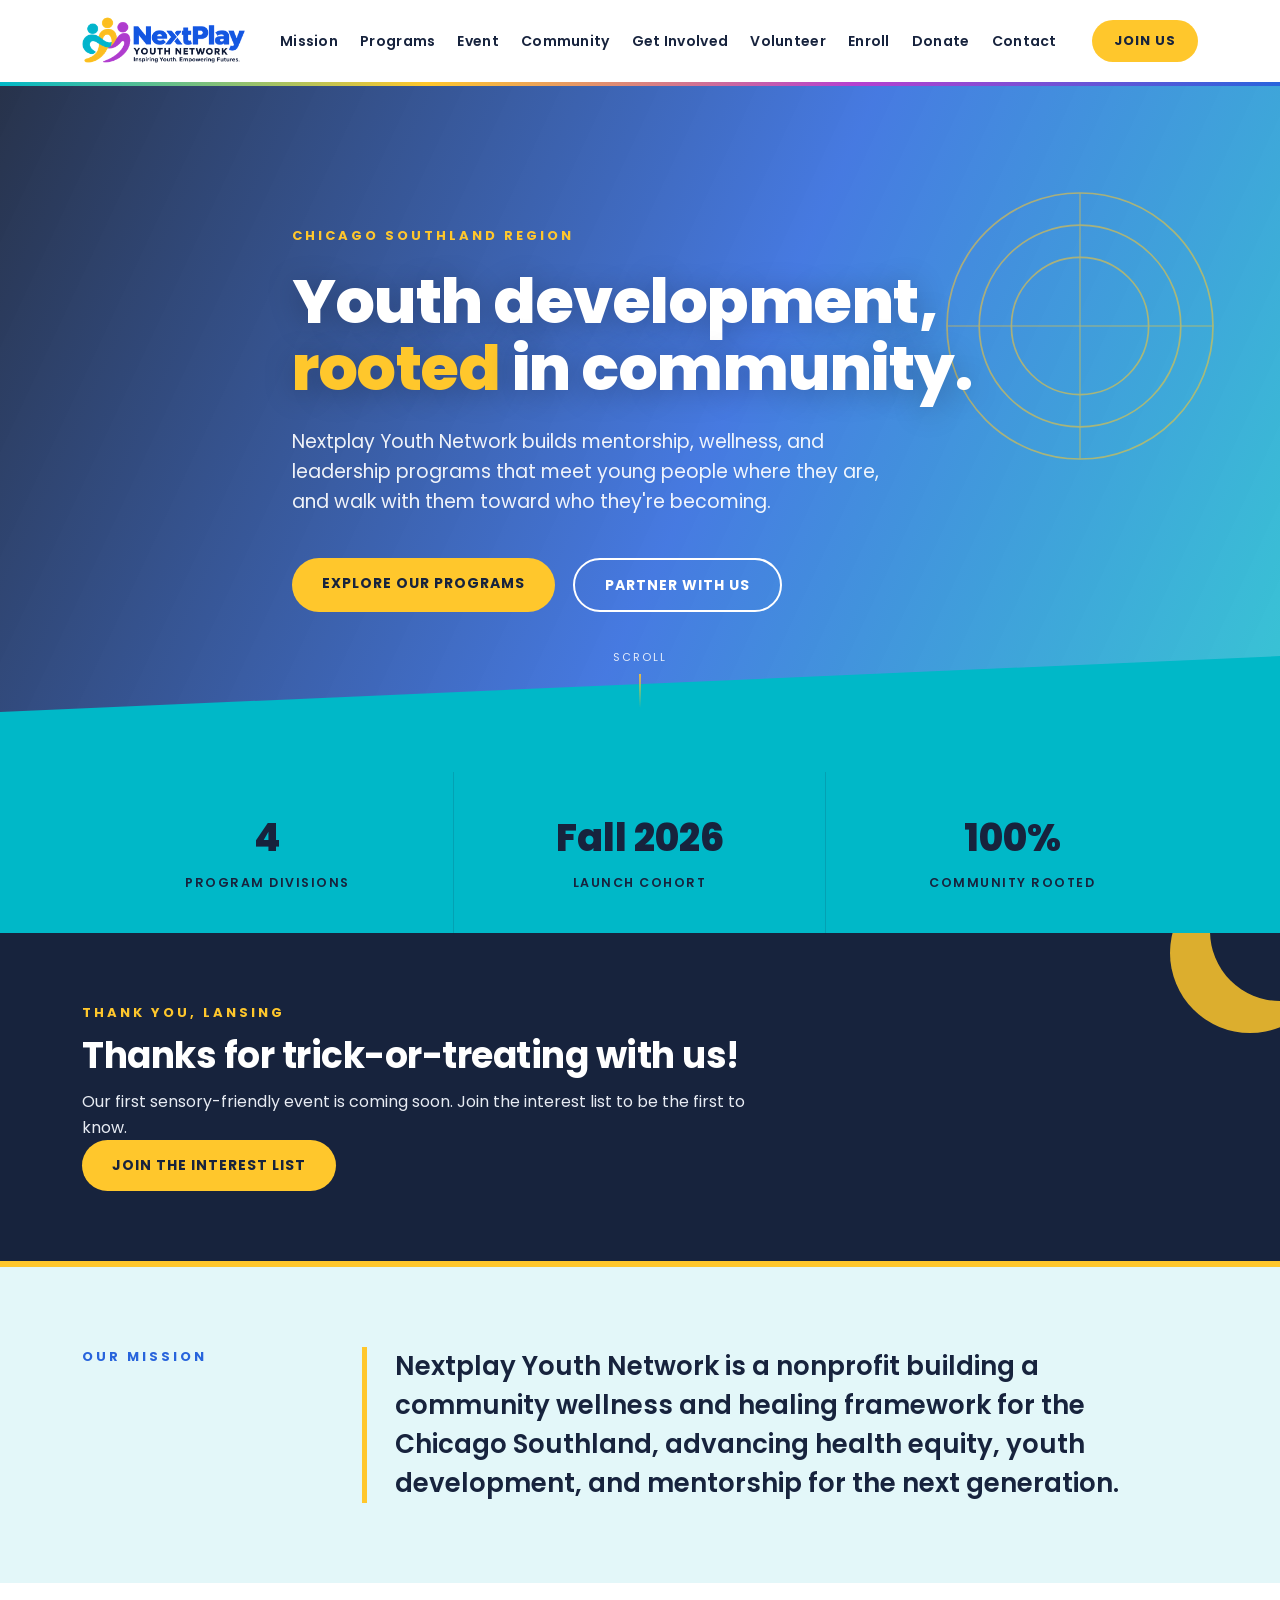
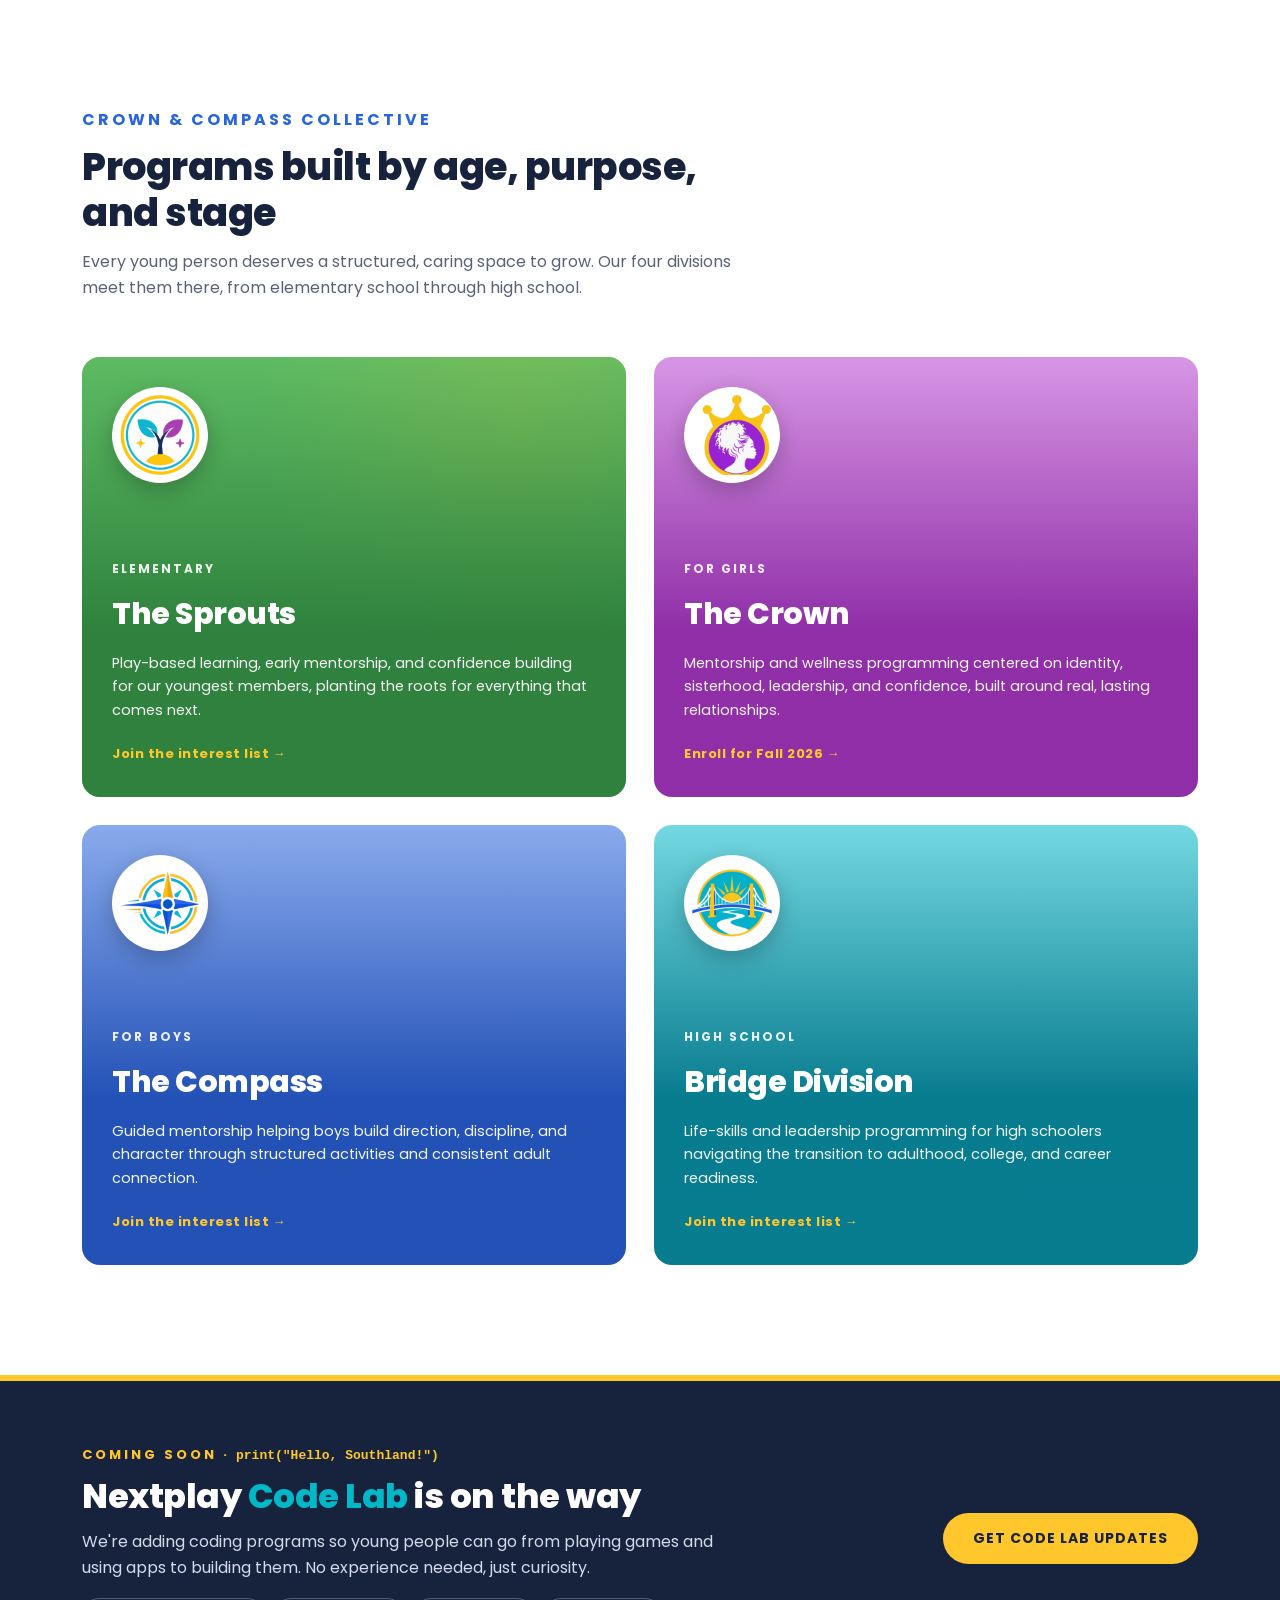
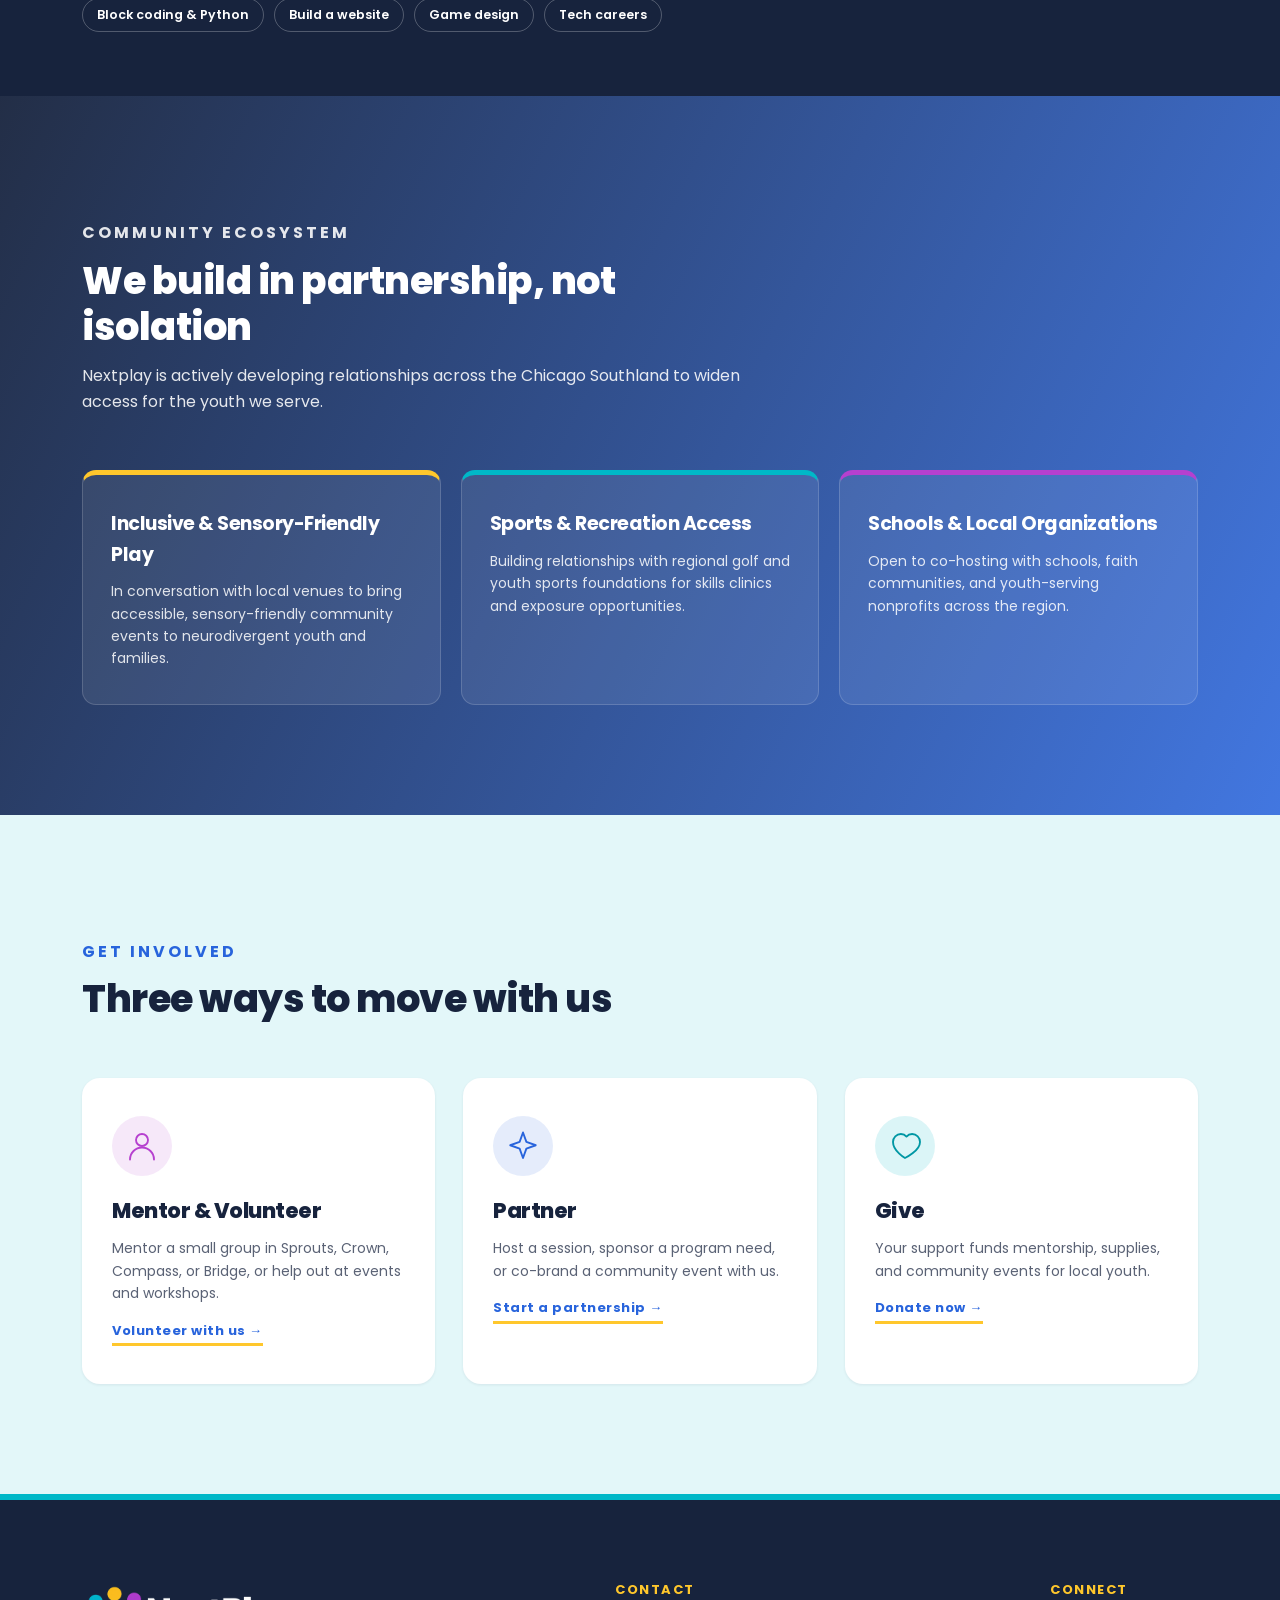
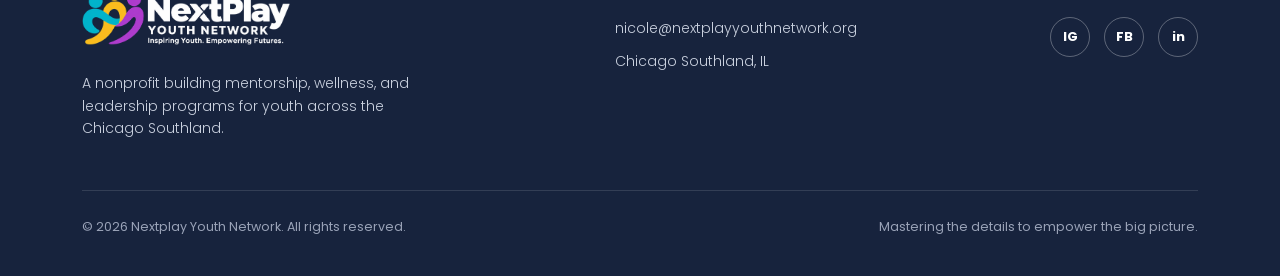
<file: index.html>
<!DOCTYPE html>
<html lang="en">
<head>
<meta charset="UTF-8" />
<meta name="viewport" content="width=device-width, initial-scale=1.0" />
<title>Nextplay Youth Network</title>
<meta name="description" content="Nextplay Youth Network builds mentorship, wellness, and leadership programs for youth across the Chicago Southland." />
<meta property="og:title" content="Nextplay Youth Network" />
<meta property="og:description" content="Mentorship. Leadership. Community. Home of The Sprouts, The Crown, The Compass, and Bridge Division." />
<meta property="og:image" content="https://www.nextplayyouthnetwork.org/og-banner.png" />
<meta property="og:url" content="https://www.nextplayyouthnetwork.org" />
<meta name="twitter:card" content="summary_large_image" />
<meta name="theme-color" content="#2864DC" />
<link rel="icon" type="image/png" href="favicon.png" />
<link rel="apple-touch-icon" href="favicon.png" />
<link rel="preconnect" href="https://fonts.googleapis.com">
<link rel="preconnect" href="https://fonts.gstatic.com" crossorigin>
<link href="https://fonts.googleapis.com/css2?family=Poppins:wght@300;400;500;600;700;800&display=swap" rel="stylesheet">
<style>
  :root{
    --turq:#00B8C8;
    --turq-soft:#E3F7F9;
    --royal:#2864DC;
    --orchid:#B640CF;
    --gold:#FFC72C;
    --paper:#FFFFFF;
    --navy:#17233D;
    --navy-deep:#0F1830;
    --ink:#17233D;
    --gray:#5A6275;
  }
  *{box-sizing:border-box; margin:0; padding:0;}
  html{scroll-behavior:smooth;}
  body{ font-family:'Poppins', sans-serif; color:var(--ink); background:var(--paper); line-height:1.6; overflow-x:hidden; }
  h1,h2,h3,h4,.display{font-family:'Poppins', sans-serif; letter-spacing:-0.5px;}
  a{text-decoration:none; color:inherit;}
  img{display:block; max-width:100%;}
  .wrap{max-width:1180px; margin:0 auto; padding:0 32px;}
  .eyebrow{font-size:13px; font-weight:700; letter-spacing:3px; text-transform:uppercase; color:var(--gold);}
  .eyebrow.dark{color:var(--royal);}

  /* ---------- Reveal-on-scroll ---------- */
  .reveal{ opacity:0; transform:translateY(24px); transition:opacity .7s ease, transform .7s ease; }
  .reveal.in{ opacity:1; transform:translateY(0); }
  .reveal-delay-1{ transition-delay:.08s; }
  .reveal-delay-2{ transition-delay:.16s; }
  .reveal-delay-3{ transition-delay:.24s; }

  /* ---------- NAV ---------- */
  header{ position:sticky; top:0; z-index:50; background:rgba(255,255,255,0.97); backdrop-filter: blur(6px); border-bottom:4px solid transparent; border-image:linear-gradient(90deg,var(--turq),var(--gold),var(--orchid),var(--royal)) 1; transition: box-shadow .3s ease;}
  header.scrolled{ box-shadow:0 6px 24px rgba(23,35,61,0.12); }
  nav{ display:flex; align-items:center; justify-content:space-between; padding:12px 32px; max-width:1180px; margin:0 auto; position:relative;}
  .logo img{ height:58px; width:auto; }
  .nav-links{ display:flex; gap:22px; list-style:none;}
  .nav-links a{ color:var(--navy); font-size:14px; font-weight:600; letter-spacing:0.3px; position:relative; padding-bottom:4px;}
  .nav-links a::after{ content:""; position:absolute; left:0; bottom:0; width:0; height:3px; border-radius:2px; background:var(--gold); transition:width .25s ease;}
  .nav-links a:hover{color:var(--royal);}
  .nav-links a:hover::after{ width:100%; }
  .nav-cta{ background:var(--gold); color:var(--navy); padding:11px 22px; border-radius:40px; font-size:13px; font-weight:700; letter-spacing:1px; text-transform:uppercase; transition:transform .2s ease, box-shadow .2s ease;}
  .nav-cta:hover{ transform:translateY(-2px); box-shadow:0 8px 20px rgba(255,199,44,0.45);}
  .menu-btn{display:none; background:none; border:none; color:var(--royal); font-size:28px; cursor:pointer;}

  /* ---------- HERO ---------- */
  .hero{
    position:relative; color:var(--paper); padding:140px 0 160px; overflow:hidden;
    background:
      linear-gradient(115deg, rgba(23,35,61,0.93) 0%, rgba(40,100,220,0.86) 55%, rgba(0,184,200,0.78) 100%),
      url('https://images.unsplash.com/photo-1582213782179-e0d53f98f2ca?fm=jpg&q=80&w=2400&auto=format&fit=crop') center 30% / cover no-repeat;
  }
  .hero::after{ content:""; position:absolute; bottom:-120px; left:0; right:0; height:180px; background:var(--turq); transform:skewY(-2.5deg); transform-origin:left; z-index:1;}
  .hero-inner{position:relative; z-index:2; max-width:760px;}
  .hero h1{ font-size:62px; line-height:1.08; font-weight:800; margin:22px 0 24px; text-shadow:0 4px 30px rgba(0,0,0,0.25);}
  .hero h1 em{ color:var(--gold); font-style:normal; }
  .hero p.lead{ font-size:19px; color:rgba(255,255,255,0.92); max-width:600px; font-weight:400;}
  .hero-ctas{ margin-top:40px; display:flex; gap:18px; flex-wrap:wrap;}
  .btn{ display:inline-block; padding:14px 30px; font-size:14px; font-weight:700; letter-spacing:1px; text-transform:uppercase; border-radius:40px; transition:transform .18s ease, box-shadow .18s ease;}
  .btn:hover{ transform:translateY(-3px); }
  .btn-gold{ background:var(--gold); color:var(--navy); }
  .btn-gold:hover{ box-shadow:0 12px 28px rgba(255,199,44,0.45); }
  .btn-outline{ border:2px solid var(--paper); color:var(--paper); }
  .btn-outline:hover{ background:rgba(255,255,255,0.14); }

  .ring-motif{ position:absolute; right:60px; top:100px; width:280px; height:280px; z-index:1; opacity:0.55; animation: spin-slow 60s linear infinite;}
  @keyframes spin-slow{ from{ transform:rotate(0deg);} to{ transform:rotate(360deg);} }

  .scroll-cue{ position:absolute; bottom:64px; left:50%; transform:translateX(-50%); z-index:2; display:flex; flex-direction:column; align-items:center; gap:8px; color:var(--paper); font-size:11px; letter-spacing:2px; text-transform:uppercase; opacity:.85;}
  .scroll-cue .dot{ width:2px; height:34px; background:linear-gradient(var(--gold), transparent); animation:scrollpulse 1.8s ease-in-out infinite;}
  @keyframes scrollpulse{ 0%,100%{opacity:.3;} 50%{opacity:1;} }

  /* ---------- STATS STRIP ---------- */
  .stats{ background:var(--turq); padding:0; position:relative; z-index:2;}
  .stats .wrap{ display:grid; grid-template-columns:repeat(3,1fr); }
  .stat-item{ padding:36px 32px 40px; text-align:center; border-right:1px solid rgba(23,35,61,0.15);}
  .stat-item:last-child{ border-right:none; }
  .stat-num{ font-size:38px; font-weight:800; color:var(--navy);}
  .stat-label{ font-size:12.5px; font-weight:600; letter-spacing:1.5px; text-transform:uppercase; color:var(--navy); margin-top:4px;}

  /* ---------- FEATURED EVENT ---------- */
  .featured-event{ background:var(--navy); color:var(--paper); padding:70px 0; border-bottom:6px solid var(--gold); }
  .featured-event .wrap{ display:flex; align-items:center; justify-content:space-between; gap:36px; flex-wrap:wrap; }
  .featured-event h2{ font-size:36px; line-height:1.2; margin:10px 0 12px; }
  .featured-event p.event-copy{ max-width:690px; color:#E7EBF3; font-size:16px; }
  .featured-event .event-place{ color:var(--gold); font-weight:700; margin:16px 0 0; }
  .featured-event .event-note{ font-size:13px; color:#C9D0DE; margin-top:6px; }
  .featured-event .btn{ flex-shrink:0; }
  .featured-event{ position:relative; overflow:hidden; }
  .fe-moon{ position:absolute; right:-70px; top:-80px; width:200px; height:200px; opacity:.85; pointer-events:none; }
  .fe-grid{ position:relative; display:grid !important; grid-template-columns:1.4fr 1fr; gap:40px; align-items:center; }
  .featured-event h2 span{ display:block; color:var(--turq); font-size:.72em; margin-top:4px; }
  .fe-chips{ display:flex; flex-wrap:wrap; gap:10px; margin-top:22px; }
  .fe-chip{ border-radius:999px; padding:7px 16px; font-size:13px; font-weight:700; color:#fff; }
  .fe-chip.sprouts{ background:#3CB371; } .fe-chip.crown{ background:var(--orchid); }
  .fe-chip.compass{ background:var(--royal); } .fe-chip.bridge{ background:var(--turq); color:var(--navy); }
  .fe-details{ display:grid; grid-template-columns:auto 1fr; gap:14px; }
  .fe-date{ background:var(--gold); color:var(--navy); border-radius:20px; padding:18px 22px; text-align:center; }
  .fe-date small{ display:block; font-size:12px; font-weight:800; letter-spacing:3px; text-transform:uppercase; }
  .fe-date b{ display:block; font-size:38px; line-height:1.05; font-weight:800; }
  .fe-info{ border:3px solid var(--turq); border-radius:20px; padding:16px 20px; display:flex; flex-direction:column; justify-content:center; gap:2px; }
  .fe-info b{ font-size:26px; line-height:1.1; }
  .fe-info span{ color:#BFEFF3; font-size:14px; font-weight:600; }
  .fe-info strong{ color:var(--gold); font-size:14px; }
  .fe-details .btn{ grid-column:1 / -1; text-align:center; }
  .fe-after{ position:relative; display:block !important; }
  .featured-event [hidden]{ display:none !important; }
  @media (max-width: 860px){ .fe-grid{ grid-template-columns:1fr; } .fe-moon{ width:140px; height:140px; } }

  /* ---------- MISSION STRIP ---------- */
  .mission{ background:var(--turq-soft); padding:80px 0; }
  .mission .wrap{ display:flex; gap:60px; align-items:flex-start; flex-wrap:wrap;}
  .mission-label{ flex:0 0 220px; }
  .mission-text{ flex:1 1 480px; font-size:26px; font-weight:600; color:var(--navy); line-height:1.5; border-left:5px solid var(--gold); padding-left:28px;}

  /* ---------- SECTION HEADERS ---------- */
  section{ padding:110px 0; }
  .section-head{ max-width:660px; margin-bottom:56px;}
  .section-head h2{ font-size:38px; font-weight:800; color:var(--navy); margin-top:12px; line-height:1.2;}
  .section-head p{ color:var(--gray); font-size:16px; margin-top:14px;}

  /* ---------- PROGRAMS ---------- */
  .programs-grid{ display:grid; grid-template-columns:repeat(2, 1fr); gap:28px; }
  .program-card{
    position:relative; border-radius:18px; overflow:hidden; color:var(--paper); min-height:440px;
    display:flex; flex-direction:column; justify-content:flex-end; padding:30px 30px 32px;
    isolation:isolate; transition:transform .35s ease, box-shadow .35s ease;
  }
  .program-card:hover{ transform:translateY(-8px); box-shadow:0 24px 48px rgba(23,35,61,0.28); }
  .program-card::before{ content:""; position:absolute; inset:0; background-size:cover; background-position:center; z-index:-2; transition:transform .5s ease;}
  .program-card:hover::before{ transform:scale(1.08); }
  .program-card::after{ content:""; position:absolute; inset:0; z-index:-1; }
  .program-card.sprouts::before{ background:radial-gradient(circle at 80% 15%, rgba(255,199,44,0.35), transparent 45%), #5DBB63; }
  .program-card.sprouts::after{ background:linear-gradient(180deg, rgba(93,187,99,0.55) 0%, rgba(46,128,60,0.97) 62%); }
  .program-card.crown::before{ background-image:url('https://images.unsplash.com/photo-1511632765486-a01980e01a18?fm=jpg&q=80&w=1400&auto=format&fit=crop'); }
  .program-card.crown::after{ background:linear-gradient(180deg, rgba(182,64,207,0.55) 0%, rgba(140,40,165,0.97) 62%); }
  .program-card.compass::before{ background-image:url('https://images.unsplash.com/photo-1506869640319-fe1a24fd76dc?fm=jpg&q=80&w=1400&auto=format&fit=crop'); }
  .program-card.compass::after{ background:linear-gradient(180deg, rgba(40,100,220,0.55) 0%, rgba(28,76,180,0.97) 62%); }
  .program-card.bridge::before{ background-image:url('https://images.unsplash.com/photo-1646608220382-4f20ec40b01d?fm=jpg&q=80&w=1400&auto=format&fit=crop'); }
  .program-card.bridge::after{ background:linear-gradient(180deg, rgba(0,184,200,0.55) 0%, rgba(0,120,140,0.97) 62%); }
  .program-badge{ margin-bottom:auto; flex-shrink:0; width:96px; height:96px; border-radius:50%; background:var(--paper); padding:8px; box-shadow:0 8px 22px rgba(0,0,0,0.22); }
  .program-badge img{ width:100%; height:100%; object-fit:contain; }
  .program-tag{ font-size:12px; letter-spacing:2px; text-transform:uppercase; color:var(--paper); font-weight:700; opacity:.9;}
  .program-card h3{ font-size:30px; margin:10px 0 14px; font-weight:800;}
  .program-card p{ font-size:14.5px; color:rgba(255,255,255,0.95); font-weight:400;}
  .program-foot{ margin-top:22px; font-size:13px; font-weight:700; color:var(--gold); letter-spacing:0.5px;}

  /* ---------- IMPACT / ECOSYSTEM ---------- */
  .ecosystem{ position:relative; color:var(--paper); background: linear-gradient(115deg, rgba(23,35,61,0.95), rgba(40,100,220,0.88)), url('https://images.unsplash.com/photo-1593896385987-16bcbf9451e5?fm=jpg&q=80&w=2000&auto=format&fit=crop') center / cover no-repeat fixed; }
  .ecosystem .section-head p{ color:rgba(255,255,255,0.88); }
  .eco-grid{ display:grid; grid-template-columns:repeat(3,1fr); gap:20px;}
  .eco-item{ background:rgba(255,255,255,0.08); border:1px solid rgba(255,255,255,0.16); border-top:5px solid var(--gold); border-radius:14px; padding:34px 28px; transition:background .25s ease, transform .25s ease;}
  .eco-item:nth-child(2){ border-top-color:var(--turq); }
  .eco-item:nth-child(3){ border-top-color:var(--orchid); }
  .eco-item:hover{ background:rgba(255,255,255,0.14); transform:translateY(-4px); }
  .eco-item h4{ font-size:19px; color:var(--paper); margin-bottom:10px; font-weight:700;}
  .eco-item p{ font-size:14px; color:rgba(255,255,255,0.85); font-weight:400;}

  /* ---------- GET INVOLVED ---------- */
  .involved{ background:var(--turq-soft); }
  .involved-grid{ display:grid; grid-template-columns:repeat(3,1fr); gap:28px;}
  .involved-card{ background:var(--paper); padding:38px 30px; border-radius:18px; box-shadow:0 1px 3px rgba(23,35,61,0.08); transition:transform .25s ease, box-shadow .25s ease;}
  .involved-card:hover{ transform:translateY(-6px); box-shadow:0 20px 40px rgba(23,35,61,0.12); }
  .involved-icon{ width:60px; height:60px; border-radius:50%; display:flex; align-items:center; justify-content:center; padding:12px; }
  .involved-icon svg{ width:100%; height:100%; }
  .involved-card:nth-child(1) .involved-icon{ background:rgba(182,64,207,0.12); color:var(--orchid); }
  .involved-card:nth-child(2) .involved-icon{ background:rgba(40,100,220,0.12); color:var(--royal); }
  .involved-card:nth-child(3) .involved-icon{ background:rgba(0,184,200,0.14); color:#0097A4; }
  .involved-card h3{ font-size:21px; font-weight:800; margin:18px 0 10px; color:var(--navy);}
  .involved-card p{ font-size:14px; color:var(--gray);}
  .involved-card a.link{ display:inline-block; margin-top:16px; font-size:13px; font-weight:700; color:var(--royal); letter-spacing:0.5px; border-bottom:3px solid var(--gold); padding-bottom:2px; transition:color .2s ease;}
  .involved-card a.link:hover{ color:var(--navy); }

  /* ---------- CONTACT / FOOTER ---------- */
  footer{ background:var(--navy); color:var(--paper); padding:80px 0 40px; border-top:6px solid var(--turq);}
  .footer-grid{ display:flex; justify-content:space-between; gap:40px; flex-wrap:wrap; padding-bottom:50px; border-bottom:1px solid rgba(255,255,255,0.12);}
  .footer-brand .logo img{ height:74px; margin-bottom:18px; }
  .footer-brand p{ color:#C9D0DE; font-size:14px; max-width:340px; font-weight:300;}
  .footer-col h4{ font-size:13px; letter-spacing:1.5px; text-transform:uppercase; color:var(--gold); margin-bottom:16px; font-weight:700;}
  .footer-col p, .footer-col a{ display:block; color:#C9D0DE; font-size:14px; margin-bottom:10px; font-weight:300;}
  .footer-col a:hover{ color:var(--turq); }
  .social-row{ display:flex; gap:14px; margin-top:8px;}
  .social-row a{ width:40px; height:40px; border:1px solid rgba(255,255,255,0.3); border-radius:50%; display:flex; align-items:center; justify-content:center; font-size:13px; font-weight:700; color:var(--paper); transition:background .2s ease, transform .2s ease;}
  .social-row a:hover{ background:var(--gold); border-color:var(--gold); color:var(--navy); transform:translateY(-3px); }
  .footer-bottom{ padding-top:26px; display:flex; justify-content:space-between; flex-wrap:wrap; gap:10px;}
  .footer-bottom p{ font-size:12.5px; color:#9AA3B8;}


  /* ---------- CODE LAB TEASER ---------- */
  .codelab-strip{ background:var(--navy); color:var(--paper); padding:64px 0; border-top:6px solid var(--gold); }
  .codelab-strip .wrap{ display:flex; align-items:center; justify-content:space-between; gap:36px; flex-wrap:wrap; }
  .codelab-strip h2{ font-size:34px; line-height:1.2; margin:10px 0 12px; font-weight:800; }
  .codelab-strip h2 em{ font-style:normal; color:var(--turq); }
  .codelab-strip p.cl-copy{ max-width:640px; color:#D3DAE8; font-size:16px; }
  .cl-tags{ display:flex; flex-wrap:wrap; gap:10px; margin-top:18px; }
  .cl-tags span{ font-size:12.5px; font-weight:600; padding:6px 14px; border-radius:30px; border:1px solid rgba(255,255,255,0.25); color:var(--paper); }
  .cl-code{ font-family:ui-monospace, Menlo, Consolas, monospace; font-size:13px; color:var(--gold); text-transform:none; letter-spacing:0; }

  @media (max-width: 860px){
    .wrap{ padding:0 20px; }
    nav{ padding:10px 20px; }
    .logo img{ height:46px; }
    .nav-links{ display:none; }
    .nav-cta{ display:none; }
    .menu-btn{ display:block; }
    .hero h1{ font-size:40px; }
    .ring-motif{ width:180px; height:180px; right:-40px; top:40px; opacity:.3; }
    .mission .wrap{ flex-direction:column; gap:20px;}
    .mission-label, .mission-text{ flex:none; }
    .mission-text{ font-size:21px; padding-left:20px; }
    .scroll-cue{ display:none; }
    .programs-grid, .eco-grid, .involved-grid{ grid-template-columns:1fr; }
    .stats .wrap{ grid-template-columns:1fr; }
    .stat-item{ border-right:none; border-bottom:1px solid rgba(23,35,61,0.15);}
    .hero{ padding:90px 0 130px; background-attachment:scroll;}
    .ecosystem{ background-attachment:scroll; }
    section{ padding:70px 0; }
    .section-head h2{ font-size:30px; }
    .featured-event{ padding:56px 0; }
    .featured-event h2{ font-size:30px; }
    .codelab-strip h2{ font-size:28px; }
  }
</style>
</head>
<body>

<header id="siteHeader">
  <nav>
    <a href="#top" class="logo"><img src="nextplay-logo.png" alt="Nextplay Youth Network" /></a>
    <ul class="nav-links">
      <li><a href="#mission">Mission</a></li>
      <li><a href="#programs">Programs</a></li>
      <li><a href="#event">Event</a></li>
      <li><a href="#community">Community</a></li>
      <li><a href="#involved">Get Involved</a></li>
      <li><a href="join.html#volunteer">Volunteer</a></li>
      <li><a href="join.html#enroll">Enroll</a></li>
      <li><a href="donate.html">Donate</a></li>
      <li><a href="#contact">Contact</a></li>
    </ul>
    <a href="join.html" class="nav-cta">Join Us</a>
    <button class="menu-btn">&#9776;</button>
  </nav>
</header>

<section class="hero" id="top">
  <svg class="ring-motif" viewBox="0 0 200 200" fill="none" xmlns="http://www.w3.org/2000/svg">
    <circle cx="100" cy="100" r="95" stroke="#FFC72C" stroke-width="1.2"/>
    <circle cx="100" cy="100" r="72" stroke="#FFC72C" stroke-width="1.2"/>
    <circle cx="100" cy="100" r="49" stroke="#FFC72C" stroke-width="1.2"/>
    <line x1="100" y1="5" x2="100" y2="195" stroke="#FFC72C" stroke-width="0.8"/>
    <line x1="5" y1="100" x2="195" y2="100" stroke="#FFC72C" stroke-width="0.8"/>
  </svg>
  <div class="wrap hero-inner">
    <p class="eyebrow reveal in">Chicago Southland Region</p>
    <h1 class="reveal in">Youth development,<br><em>rooted</em> in community.</h1>
    <p class="lead reveal in">Nextplay Youth Network builds mentorship, wellness, and leadership programs that meet young people where they are, and walk with them toward who they're becoming.</p>
    <div class="hero-ctas reveal in">
      <a href="#programs" class="btn btn-gold">Explore Our Programs</a>
      <a href="#involved" class="btn btn-outline">Partner With Us</a>
    </div>
  </div>
  <div class="scroll-cue"><span>Scroll</span><span class="dot"></span></div>
</section>

<div class="stats">
  <div class="wrap">
    <div class="stat-item reveal"><div class="stat-num">4</div><div class="stat-label">Program Divisions</div></div>
    <div class="stat-item reveal reveal-delay-1"><div class="stat-num">Fall 2026</div><div class="stat-label">Launch Cohort</div></div>
    <div class="stat-item reveal reveal-delay-2"><div class="stat-num">100%</div><div class="stat-label">Community Rooted</div></div>
  </div>
</div>

<section class="featured-event" id="event" aria-labelledby="event-title">
  <svg class="fe-moon" viewBox="0 0 200 200" aria-hidden="true"><circle cx="100" cy="100" r="80" fill="#FFC72C"/><circle cx="130" cy="78" r="70" fill="#17233D"/></svg>
  <div class="wrap fe-grid">
    <div class="fe-main reveal">
      <p class="eyebrow">Upcoming Community Event</p>
      <h2 id="event-title">Trick-or-Treat <span>with Nextplay at Fox Pointe</span></h2>
      <p class="event-copy">Stop by our booth for candy, smiles, and a sneak peek at our first sensory-friendly event. Nextplay is proud to be part of the Village of Lansing Trick-or-Treat.</p>
      <div class="fe-chips" aria-label="Nextplay divisions">
        <span class="fe-chip sprouts">The Sprouts</span><span class="fe-chip crown">The Crown</span><span class="fe-chip compass">The Compass</span><span class="fe-chip bridge">Bridge Division</span>
      </div>
    </div>
    <div class="fe-details reveal reveal-delay-1">
      <div class="fe-date"><small>Saturday</small><b>Oct 31</b></div>
      <div class="fe-info">
        <b>12 to 3 PM</b>
        <span>Fox Pointe, Lansing, IL</span>
        <strong>Find us at Spot #28</strong>
      </div>
      <a href="join.html#interest" class="btn btn-gold">Get Sensory-Friendly Event Updates</a>
    </div>
  </div>
  <div class="wrap fe-after" hidden>
    <p class="eyebrow">Thank You, Lansing</p>
    <h2>Thanks for trick-or-treating with us!</h2>
    <p class="event-copy">Our first sensory-friendly event is coming soon. Join the interest list to be the first to know.</p>
    <a href="join.html#interest" class="btn btn-gold">Join the Interest List</a>
  </div>
  <script>
    (function(){
      try{
        if(Date.now() > Date.parse('2026-10-31T15:00:00-05:00')){
          var s=document.getElementById('event');
          s.querySelector('.fe-grid').hidden=true;
          s.querySelector('.fe-after').hidden=false;
        }
      }catch(e){}
    })();
  </script>
</section>

<section class="mission" id="mission">
  <div class="wrap">
    <div class="mission-label reveal">
      <p class="eyebrow dark">Our Mission</p>
    </div>
    <p class="mission-text reveal reveal-delay-1">Nextplay Youth Network is a nonprofit building a community wellness and healing framework for the Chicago Southland, advancing health equity, youth development, and mentorship for the next generation.</p>
  </div>
</section>

<section id="programs">
  <div class="wrap">
    <div class="section-head reveal">
      <p class="eyebrow dark">Crown & Compass Collective</p>
      <h2>Programs built by age, purpose, and stage</h2>
      <p>Every young person deserves a structured, caring space to grow. Our four divisions meet them there, from elementary school through high school.</p>
    </div>
    <div class="programs-grid">
      <div class="program-card sprouts reveal">
        <div class="program-badge"><img src="sprouts-emblem.png" alt="The Sprouts emblem" /></div>
        <div>
          <span class="program-tag">Elementary</span>
          <h3>The Sprouts</h3>
          <p>Play-based learning, early mentorship, and confidence building for our youngest members, planting the roots for everything that comes next.</p>
        </div>
        <a href="join.html#interest" class="program-foot">Join the interest list &rarr;</a>
      </div>
      <div class="program-card crown reveal reveal-delay-1">
        <div class="program-badge"><img src="crown-emblem.png" alt="The Crown emblem" /></div>
        <div>
          <span class="program-tag">For Girls</span>
          <h3>The Crown</h3>
          <p>Mentorship and wellness programming centered on identity, sisterhood, leadership, and confidence, built around real, lasting relationships.</p>
        </div>
        <a href="join.html#enroll" class="program-foot">Enroll for Fall 2026 &rarr;</a>
      </div>
      <div class="program-card compass reveal reveal-delay-2">
        <div class="program-badge"><img src="compass-emblem.png" alt="The Compass emblem" /></div>
        <div>
          <span class="program-tag">For Boys</span>
          <h3>The Compass</h3>
          <p>Guided mentorship helping boys build direction, discipline, and character through structured activities and consistent adult connection.</p>
        </div>
        <a href="join.html#interest" class="program-foot">Join the interest list &rarr;</a>
      </div>
      <div class="program-card bridge reveal reveal-delay-3">
        <div class="program-badge"><img src="bridge-emblem.png" alt="Bridge Division emblem" /></div>
        <div>
          <span class="program-tag">High School</span>
          <h3>Bridge Division</h3>
          <p>Life-skills and leadership programming for high schoolers navigating the transition to adulthood, college, and career readiness.</p>
        </div>
        <a href="join.html#interest" class="program-foot">Join the interest list &rarr;</a>
      </div>
    </div>
  </div>
</section>

<section class="codelab-strip" id="codelab" aria-labelledby="codelab-title">
  <div class="wrap">
    <div class="reveal">
      <p class="eyebrow">Coming Soon &middot; <span class="cl-code">print("Hello, Southland!")</span></p>
      <h2 id="codelab-title">Nextplay <em>Code Lab</em> is on the way</h2>
      <p class="cl-copy">We're adding coding programs so young people can go from playing games and using apps to building them. No experience needed, just curiosity.</p>
      <div class="cl-tags"><span>Block coding &amp; Python</span><span>Build a website</span><span>Game design</span><span>Tech careers</span></div>
    </div>
    <a href="join.html#codelab" class="btn btn-gold">Get Code Lab Updates</a>
  </div>
</section>

<section class="ecosystem" id="community">
  <div class="wrap">
    <div class="section-head reveal">
      <p class="eyebrow">Community Ecosystem</p>
      <h2 style="color:#fff;">We build in partnership, not isolation</h2>
      <p>Nextplay is actively developing relationships across the Chicago Southland to widen access for the youth we serve.</p>
    </div>
    <div class="eco-grid reveal reveal-delay-1">
      <div class="eco-item">
        <h4>Inclusive & Sensory-Friendly Play</h4>
        <p>In conversation with local venues to bring accessible, sensory-friendly community events to neurodivergent youth and families.</p>
      </div>
      <div class="eco-item">
        <h4>Sports & Recreation Access</h4>
        <p>Building relationships with regional golf and youth sports foundations for skills clinics and exposure opportunities.</p>
      </div>
      <div class="eco-item">
        <h4>Schools & Local Organizations</h4>
        <p>Open to co-hosting with schools, faith communities, and youth-serving nonprofits across the region.</p>
      </div>
    </div>
  </div>
</section>

<section class="involved" id="involved">
  <div class="wrap">
    <div class="section-head reveal">
      <p class="eyebrow dark">Get Involved</p>
      <h2>Three ways to move with us</h2>
    </div>
    <div class="involved-grid">
      <div class="involved-card reveal">
        <div class="involved-icon">
          <svg viewBox="0 0 48 48" fill="none" xmlns="http://www.w3.org/2000/svg">
            <circle cx="24" cy="16" r="8" stroke="currentColor" stroke-width="2.5"/>
            <path d="M8 42c0-8.8 7.2-16 16-16s16 7.2 16 16" stroke="currentColor" stroke-width="2.5" stroke-linecap="round"/>
          </svg>
        </div>
        <h3>Mentor &amp; Volunteer</h3>
        <p>Mentor a small group in Sprouts, Crown, Compass, or Bridge, or help out at events and workshops.</p>
        <a href="join.html#volunteer" class="link">Volunteer with us &rarr;</a>
      </div>
      <div class="involved-card reveal reveal-delay-1">
        <div class="involved-icon">
          <svg viewBox="0 0 48 48" fill="none" xmlns="http://www.w3.org/2000/svg">
            <path d="M24 6l4.5 12.5L41 23l-12.5 4.5L24 40l-4.5-12.5L7 23l12.5-4.5L24 6z" stroke="currentColor" stroke-width="2.5" stroke-linejoin="round"/>
          </svg>
        </div>
        <h3>Partner</h3>
        <p>Host a session, sponsor a program need, or co-brand a community event with us.</p>
        <a href="join.html#interest" class="link">Start a partnership &rarr;</a>
      </div>
      <div class="involved-card reveal reveal-delay-2">
        <div class="involved-icon">
          <svg viewBox="0 0 48 48" fill="none" xmlns="http://www.w3.org/2000/svg">
            <path d="M24 40S8 30.5 8 18.5C8 12.7 12.7 8 18.5 8c3 0 5.7 1.3 7.5 3.4C27.8 9.3 30.5 8 33.5 8 39.3 8 44 12.7 44 18.5 44 30.5 24 40 24 40z" stroke="currentColor" stroke-width="2.5" stroke-linejoin="round"/>
          </svg>
        </div>
        <h3>Give</h3>
        <p>Your support funds mentorship, supplies, and community events for local youth.</p>
        <a href="donate.html" class="link">Donate now &rarr;</a>
      </div>
    </div>
  </div>
</section>

<footer id="contact">
  <div class="wrap">
    <div class="footer-grid">
      <div class="footer-brand">
        <a href="#top" class="logo"><img src="nextplay-logo-white.png" alt="Nextplay Youth Network" /></a>
        <p>A nonprofit building mentorship, wellness, and leadership programs for youth across the Chicago Southland.</p>
      </div>
      <div class="footer-col">
        <h4>Contact</h4>
        <a href="mailto:nicole@nextplayyouthnetwork.org">nicole@nextplayyouthnetwork.org</a>
        <p>Chicago Southland, IL</p>
      </div>
      <div class="footer-col">
        <h4>Connect</h4>
        <div class="social-row">
          <a href="https://www.instagram.com/nextplayyouthnetwork" title="Instagram" target="_blank">IG</a>
          <a href="https://www.facebook.com/nextplayyouthnetwork" title="Facebook" target="_blank">FB</a>
          <a href="https://www.linkedin.com/company/nextplayyouthnetwork" title="LinkedIn" target="_blank">in</a>
        </div>
      </div>
    </div>
    <div class="footer-bottom">
      <p>&copy; 2026 Nextplay Youth Network. All rights reserved.</p>
      <p>Mastering the details to empower the big picture.</p>
    </div>
  </div>
</footer>

<script>
  // Mobile menu
  const menuBtn = document.querySelector('.menu-btn');
  const navLinks = document.querySelector('.nav-links');
  menuBtn.addEventListener('click', () => {
    const open = navLinks.style.display === 'flex';
    navLinks.style.display = open ? 'none' : 'flex';
    navLinks.style.flexDirection = 'column';
    navLinks.style.position = 'absolute';
    navLinks.style.top = '70px';
    navLinks.style.right = '20px';
    navLinks.style.background = '#FFFFFF';
    navLinks.style.boxShadow = '0 12px 30px rgba(23,35,61,0.18)';
    navLinks.style.padding = '20px 28px';
    navLinks.style.borderRadius = '4px';
    navLinks.style.gap = '18px';
  });

  // Sticky header shadow on scroll
  const header = document.getElementById('siteHeader');
  window.addEventListener('scroll', () => {
    header.classList.toggle('scrolled', window.scrollY > 20);
  });

  // Scroll reveal animations
  const revealEls = document.querySelectorAll('.reveal');
  const io = new IntersectionObserver((entries) => {
    entries.forEach(entry => {
      if (entry.isIntersecting) {
        entry.target.classList.add('in');
        io.unobserve(entry.target);
      }
    });
  }, { threshold: 0.15 });
  revealEls.forEach(el => io.observe(el));
</script>

</body>
</html>
</file>
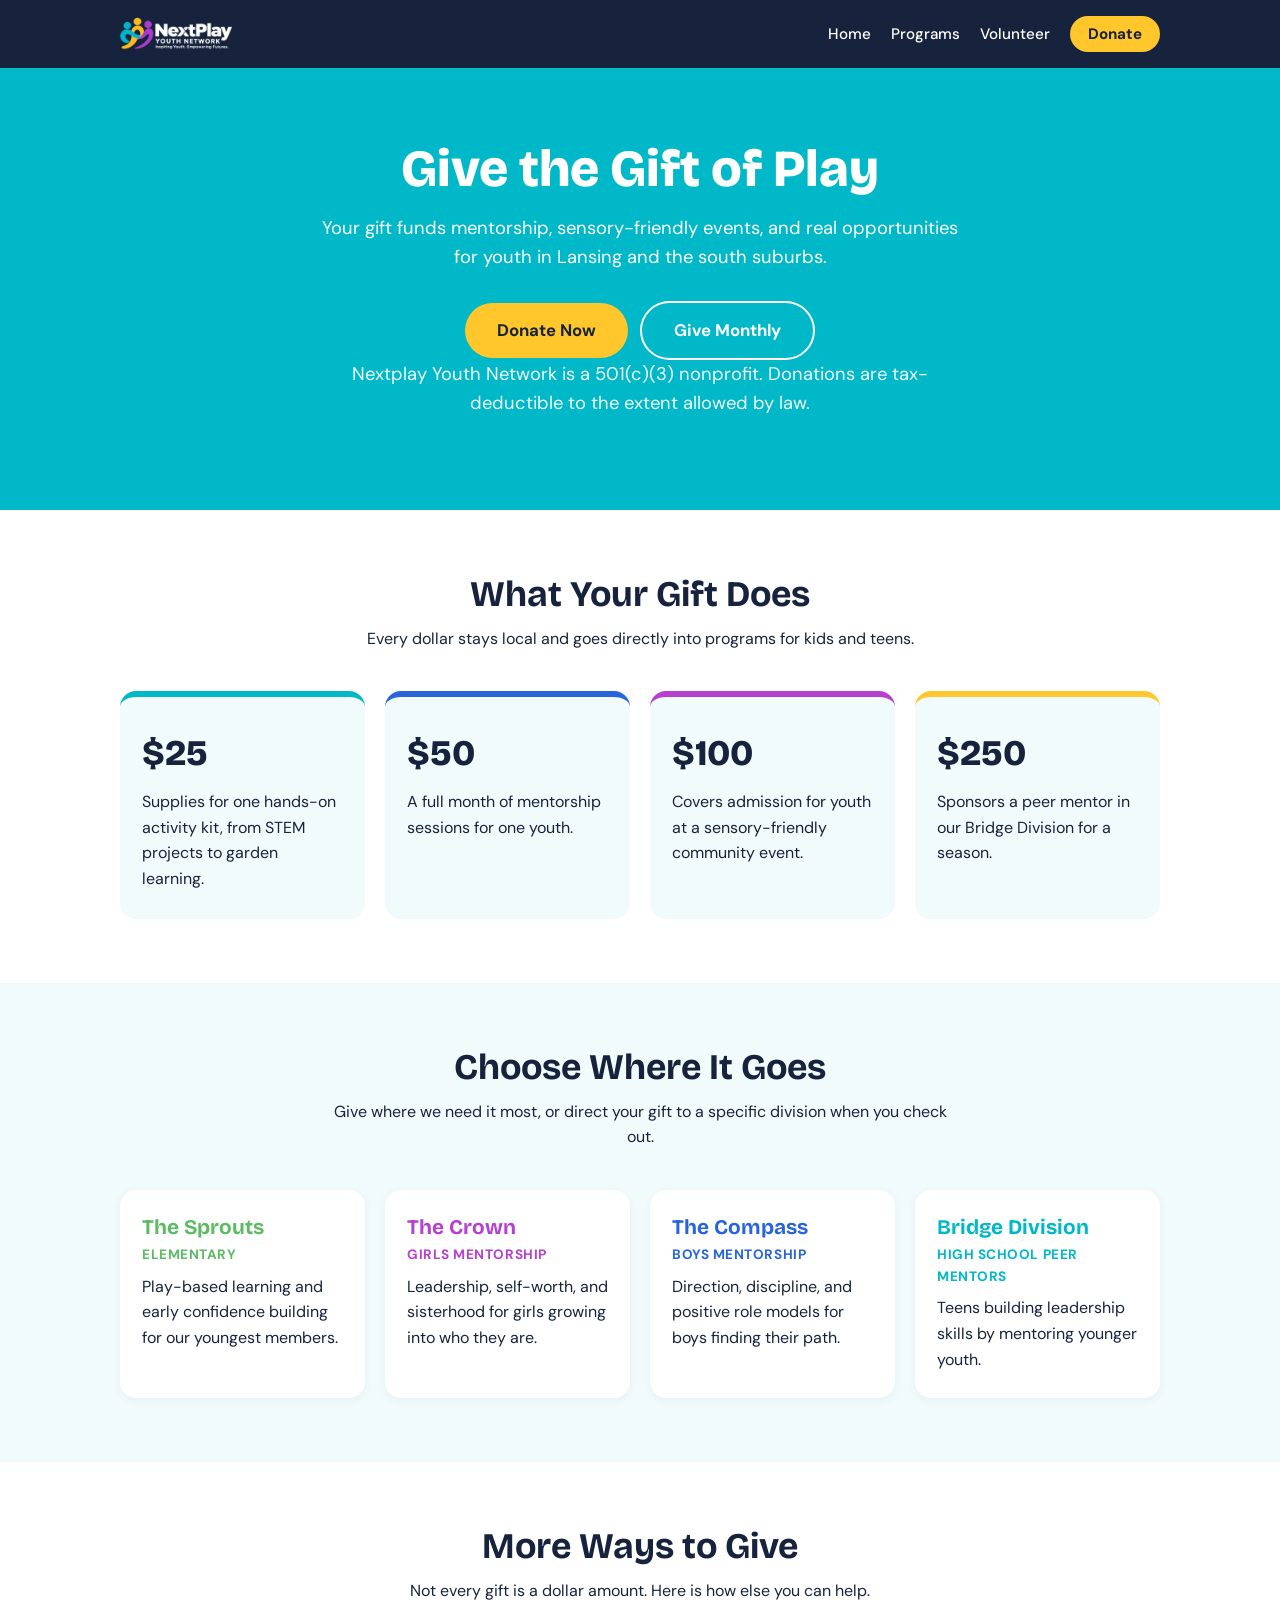
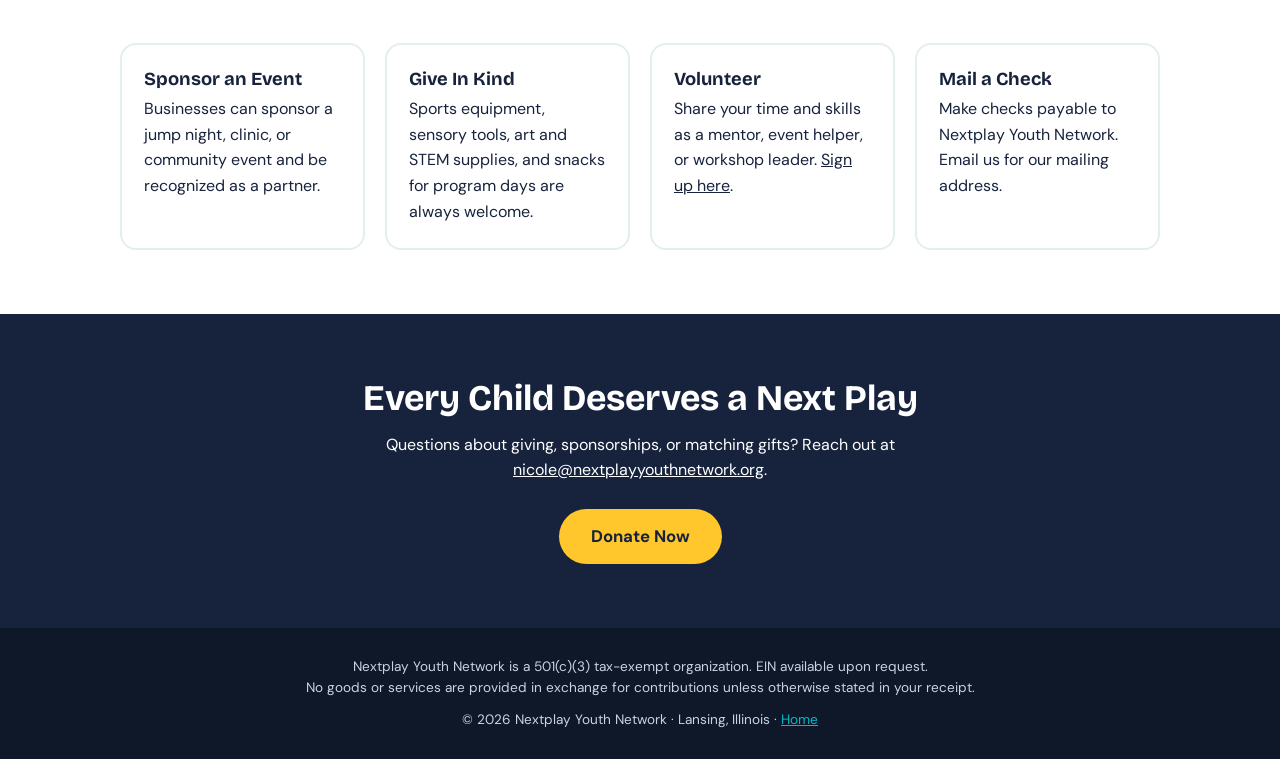
<file: donate.html>
<!DOCTYPE html>
<html lang="en">
<head>
  <meta charset="UTF-8">
  <meta name="viewport" content="width=device-width, initial-scale=1.0">
  <title>Donate | Nextplay Youth Network</title>
  <meta name="description" content="Support Nextplay Youth Network, a Lansing, IL 501(c)(3) offering mentorship and sensory-friendly programs for youth. Every gift is tax-deductible to the extent allowed by law.">
  <meta property="og:title" content="Give the Gift of Play | Nextplay Youth Network">
  <meta property="og:description" content="Fund mentorship, sensory-friendly events, and real opportunities for Lansing youth.">
  <meta property="og:image" content="og-banner.png">
  <meta property="og:url" content="https://nextplayyouthnetwork.org/donate.html">
  <link rel="preconnect" href="https://fonts.googleapis.com">
  <link rel="preconnect" href="https://fonts.gstatic.com" crossorigin>
  <link href="https://fonts.googleapis.com/css2?family=Bricolage+Grotesque:wght@600;800&family=DM+Sans:wght@400;500;700&display=swap" rel="stylesheet">
  <style>
    :root {
      --turquoise: #00B8C8;
      --royal: #2864DC;
      --orchid: #B640CF;
      --gold: #FFC72C;
      --navy: #17233D;
      --white: #FFFFFF;
      --soft: #F2FBFC;
      --sprout: #5DBB63;
    }
    * { box-sizing: border-box; margin: 0; padding: 0; }
    body { font-family: 'DM Sans', sans-serif; color: var(--navy); background: var(--white); line-height: 1.6; }
    h1, h2, h3 { font-family: 'Bricolage Grotesque', sans-serif; line-height: 1.15; }
    a { color: inherit; }
    .wrap { max-width: 1080px; margin: 0 auto; padding: 0 20px; }

    /* Nav */
    nav { background: var(--navy); }
    nav .wrap { display: flex; align-items: center; justify-content: space-between; gap: 16px; padding-top: 14px; padding-bottom: 14px; flex-wrap: wrap; }
    nav .brand { font-family: 'Bricolage Grotesque', sans-serif; font-weight: 800; font-size: 1.25rem; color: var(--white); text-decoration: none; }
    nav .brand span { color: var(--turquoise); }
    nav ul { list-style: none; display: flex; gap: 20px; align-items: center; flex-wrap: wrap; }
    nav ul a { color: var(--white); text-decoration: none; font-weight: 500; font-size: 0.95rem; }
    nav ul a:hover { color: var(--gold); }
    .nav-donate { background: var(--gold); color: var(--navy) !important; padding: 8px 18px; border-radius: 999px; font-weight: 700 !important; }

    /* Hero */
    .hero { background: var(--turquoise); color: var(--white); padding: 72px 0 64px; text-align: center; }
    .hero h1 { font-size: clamp(2rem, 5vw, 3.25rem); font-weight: 800; margin-bottom: 14px; }
    .hero p { font-size: 1.15rem; max-width: 640px; margin: 0 auto 28px; }
    .btn { display: inline-block; font-weight: 700; text-decoration: none; border-radius: 999px; padding: 14px 32px; font-size: 1.05rem; transition: transform .15s ease, box-shadow .15s ease; }
    .btn:hover { transform: translateY(-2px); box-shadow: 0 6px 18px rgba(23,35,61,.18); }
    .btn-gold { background: var(--gold); color: var(--navy); }
    .btn-navy { background: var(--navy); color: var(--white); }
    .btn-outline { border: 2px solid var(--white); color: var(--white); margin-left: 8px; }
    .trust { margin-top: 18px; font-size: 0.9rem; opacity: .95; }

    section { padding: 64px 0; }
    .section-title { text-align: center; font-size: clamp(1.6rem, 3.5vw, 2.25rem); margin-bottom: 10px; }
    .section-sub { text-align: center; max-width: 620px; margin: 0 auto 40px; }

    /* Impact tiers */
    .tiers { display: grid; grid-template-columns: repeat(auto-fit, minmax(220px, 1fr)); gap: 20px; }
    .tier { background: var(--soft); border-radius: 16px; padding: 28px 22px; border-top: 6px solid var(--turquoise); }
    .tier:nth-child(2) { border-top-color: var(--royal); }
    .tier:nth-child(3) { border-top-color: var(--orchid); }
    .tier:nth-child(4) { border-top-color: var(--gold); }
    .tier .amt { font-family: 'Bricolage Grotesque', sans-serif; font-size: 2.25rem; font-weight: 800; }
    .tier p { margin-top: 6px; }

    /* Divisions */
    .divisions { background: var(--soft); }
    .div-grid { display: grid; grid-template-columns: repeat(auto-fit, minmax(220px, 1fr)); gap: 20px; }
    .div-card { background: var(--white); border-radius: 16px; padding: 26px 22px; box-shadow: 0 2px 10px rgba(23,35,61,.06); }
    .div-card h3 { font-size: 1.3rem; margin-bottom: 4px; }
    .div-card .who { font-size: .85rem; font-weight: 700; text-transform: uppercase; letter-spacing: .04em; margin-bottom: 8px; }
    .sprouts h3, .sprouts .who { color: var(--sprout); }
    .crown h3, .crown .who { color: var(--orchid); }
    .compass h3, .compass .who { color: var(--royal); }
    .bridge h3, .bridge .who { color: var(--turquoise); }

    /* Other ways */
    .ways { display: grid; grid-template-columns: repeat(auto-fit, minmax(240px, 1fr)); gap: 20px; }
    .way { border: 2px solid #E3EEF0; border-radius: 16px; padding: 24px 22px; }
    .way h3 { font-size: 1.15rem; margin-bottom: 6px; }

    /* Closing band */
    .band { background: var(--navy); color: var(--white); text-align: center; }
    .band h2 { font-size: clamp(1.6rem, 3.5vw, 2.25rem); margin-bottom: 12px; }
    .band p { max-width: 600px; margin: 0 auto 26px; }

    footer { background: #0F1829; color: #C9D3E3; font-size: .85rem; padding: 28px 0; text-align: center; }
    footer a { color: var(--turquoise); }

    @media (max-width: 520px) {
      .btn-outline { margin-left: 0; margin-top: 10px; }
      nav ul { gap: 14px; }
    }
  </style>
</head>
<body>


  <nav>
    <div class="wrap">
      <a href="index.html" class="brand"><img src="nextplay-logo-white.png" alt="Nextplay Youth Network home" style="height:40px;display:block;"></a>
      <ul>
        <li><a href="index.html">Home</a></li>
        <li><a href="index.html#programs">Programs</a></li>
        <li><a href="join.html#volunteer">Volunteer</a></li>
        <li><a href="donate.html" class="nav-donate">Donate</a></li>
      </ul>
    </div>
  </nav>

  <header class="hero">
    <div class="wrap">
      <h1>Give the Gift of Play</h1>
      <p>Your gift funds mentorship, sensory-friendly events, and real opportunities for youth in Lansing and the south suburbs.</p>
      <a href="https://www.zeffy.com/en-US/donation-form/support-nextplay-youth-network" class="btn btn-gold" target="_blank" rel="noopener">Donate Now</a>
      <a href="https://www.zeffy.com/en-US/donation-form/support-nextplay-youth-network" class="btn btn-outline" target="_blank" rel="noopener">Give Monthly</a>
      <p class="trust">Nextplay Youth Network is a 501(c)(3) nonprofit. Donations are tax-deductible to the extent allowed by law.</p>
    </div>
  </header>

  <section>
    <div class="wrap">
      <h2 class="section-title">What Your Gift Does</h2>
      <p class="section-sub">Every dollar stays local and goes directly into programs for kids and teens.</p>
      <div class="tiers">
        <div class="tier"><div class="amt">$25</div><p>Supplies for one hands-on activity kit, from STEM projects to garden learning.</p></div>
        <div class="tier"><div class="amt">$50</div><p>A full month of mentorship sessions for one youth.</p></div>
        <div class="tier"><div class="amt">$100</div><p>Covers admission for youth at a sensory-friendly community event.</p></div>
        <div class="tier"><div class="amt">$250</div><p>Sponsors a peer mentor in our Bridge Division for a season.</p></div>
      </div>
    </div>
  </section>

  <section class="divisions">
    <div class="wrap">
      <h2 class="section-title">Choose Where It Goes</h2>
      <p class="section-sub">Give where we need it most, or direct your gift to a specific division when you check out.</p>
      <div class="div-grid">
        <div class="div-card sprouts"><h3>The Sprouts</h3><div class="who">Elementary</div><p>Play-based learning and early confidence building for our youngest members.</p></div>
        <div class="div-card crown"><h3>The Crown</h3><div class="who">Girls Mentorship</div><p>Leadership, self-worth, and sisterhood for girls growing into who they are.</p></div>
        <div class="div-card compass"><h3>The Compass</h3><div class="who">Boys Mentorship</div><p>Direction, discipline, and positive role models for boys finding their path.</p></div>
        <div class="div-card bridge"><h3>Bridge Division</h3><div class="who">High School Peer Mentors</div><p>Teens building leadership skills by mentoring younger youth.</p></div>
      </div>
    </div>
  </section>

  <section>
    <div class="wrap">
      <h2 class="section-title">More Ways to Give</h2>
      <p class="section-sub">Not every gift is a dollar amount. Here is how else you can help.</p>
      <div class="ways">
        <div class="way"><h3>Sponsor an Event</h3><p>Businesses can sponsor a jump night, clinic, or community event and be recognized as a partner.</p></div>
        <div class="way"><h3>Give In Kind</h3><p>Sports equipment, sensory tools, art and STEM supplies, and snacks for program days are always welcome.</p></div>
        <div class="way"><h3>Volunteer</h3><p>Share your time and skills as a mentor, event helper, or workshop leader. <a href="join.html#volunteer">Sign up here</a>.</p></div>
        <div class="way"><h3>Mail a Check</h3><p>Make checks payable to Nextplay Youth Network. Email us for our mailing address.</p></div>
      </div>
    </div>
  </section>

  <section class="band">
    <div class="wrap">
      <h2>Every Child Deserves a Next Play</h2>
      <p>Questions about giving, sponsorships, or matching gifts? Reach out at <a href="mailto:nicole@nextplayyouthnetwork.org">nicole@nextplayyouthnetwork.org</a>.</p>
      <a href="https://www.zeffy.com/en-US/donation-form/support-nextplay-youth-network" class="btn btn-gold" target="_blank" rel="noopener">Donate Now</a>
    </div>
  </section>

  <footer>
    <div class="wrap">
      <p>Nextplay Youth Network is a 501(c)(3) tax-exempt organization. EIN available upon request.<br>
      No goods or services are provided in exchange for contributions unless otherwise stated in your receipt.</p>
      <p style="margin-top:10px;">&copy; 2026 Nextplay Youth Network &middot; Lansing, Illinois &middot; <a href="index.html">Home</a></p>
    </div>
  </footer>

</body>
</html>
</file>
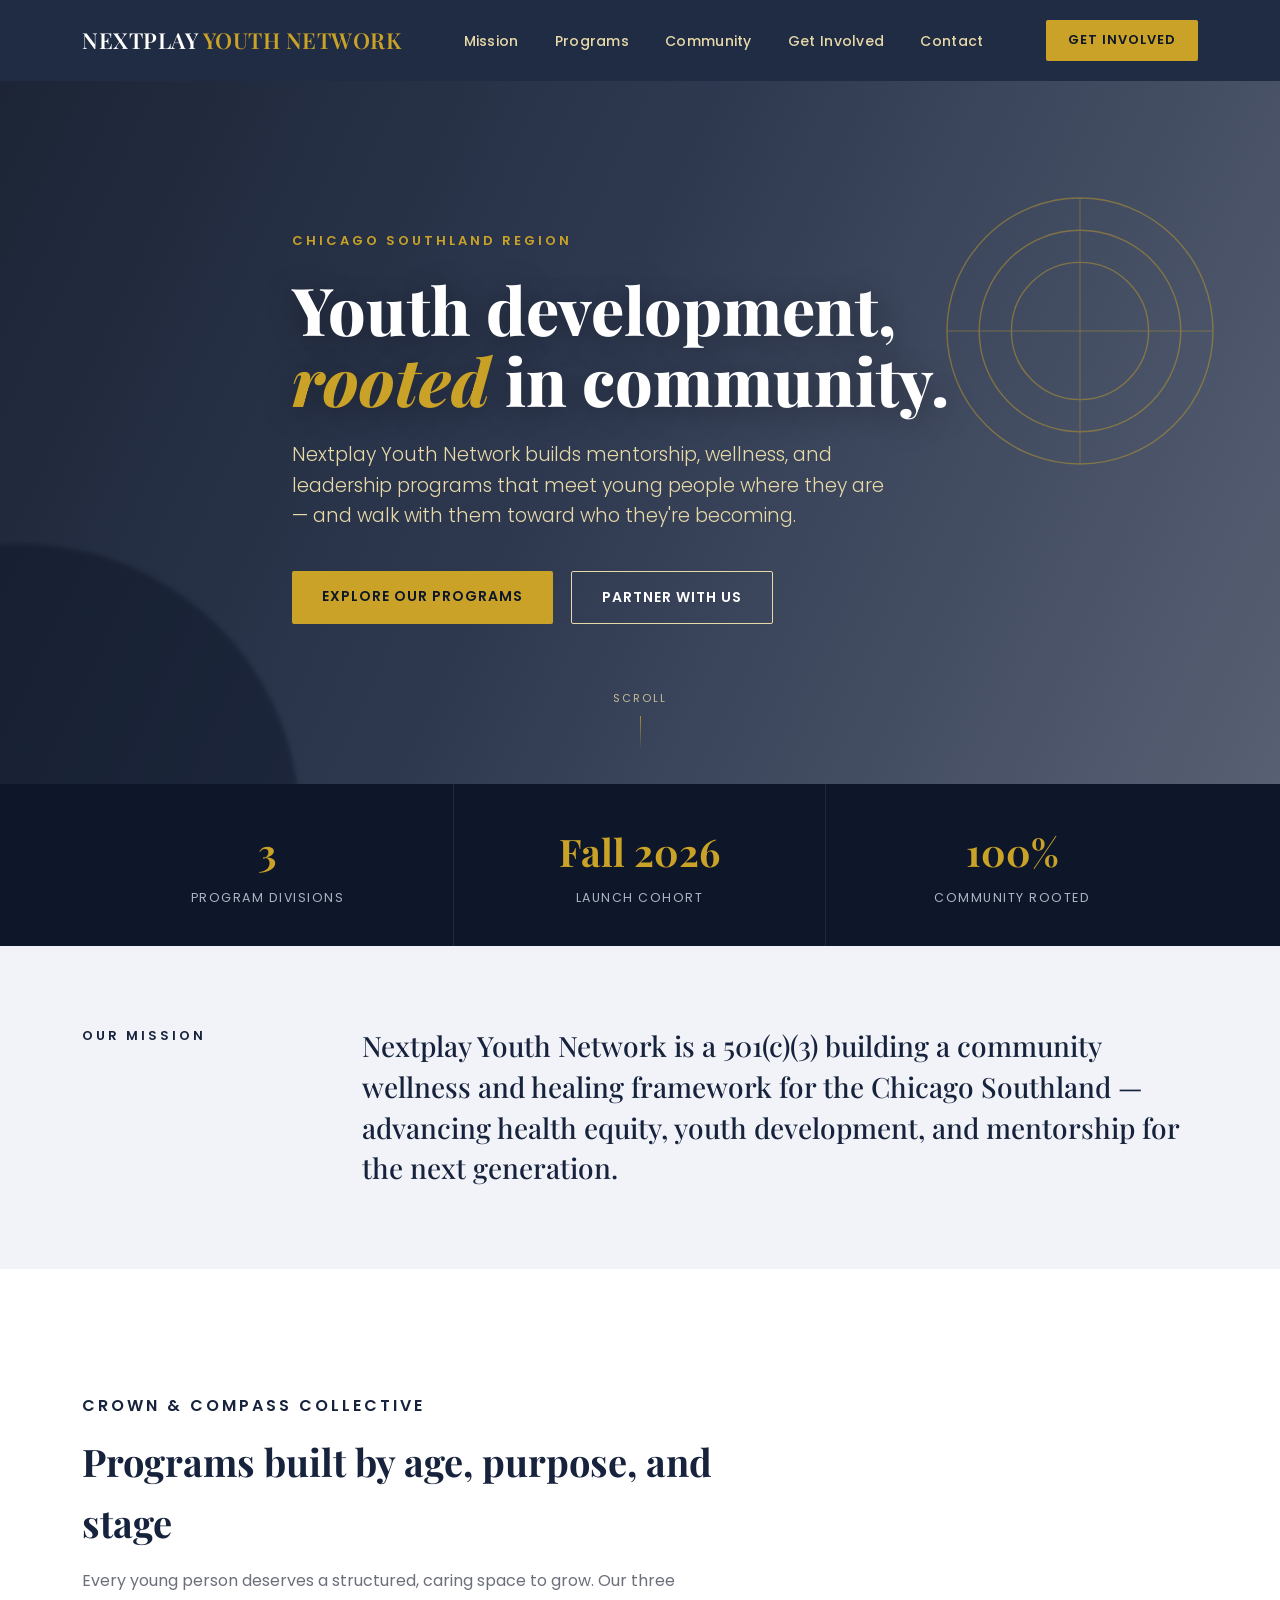
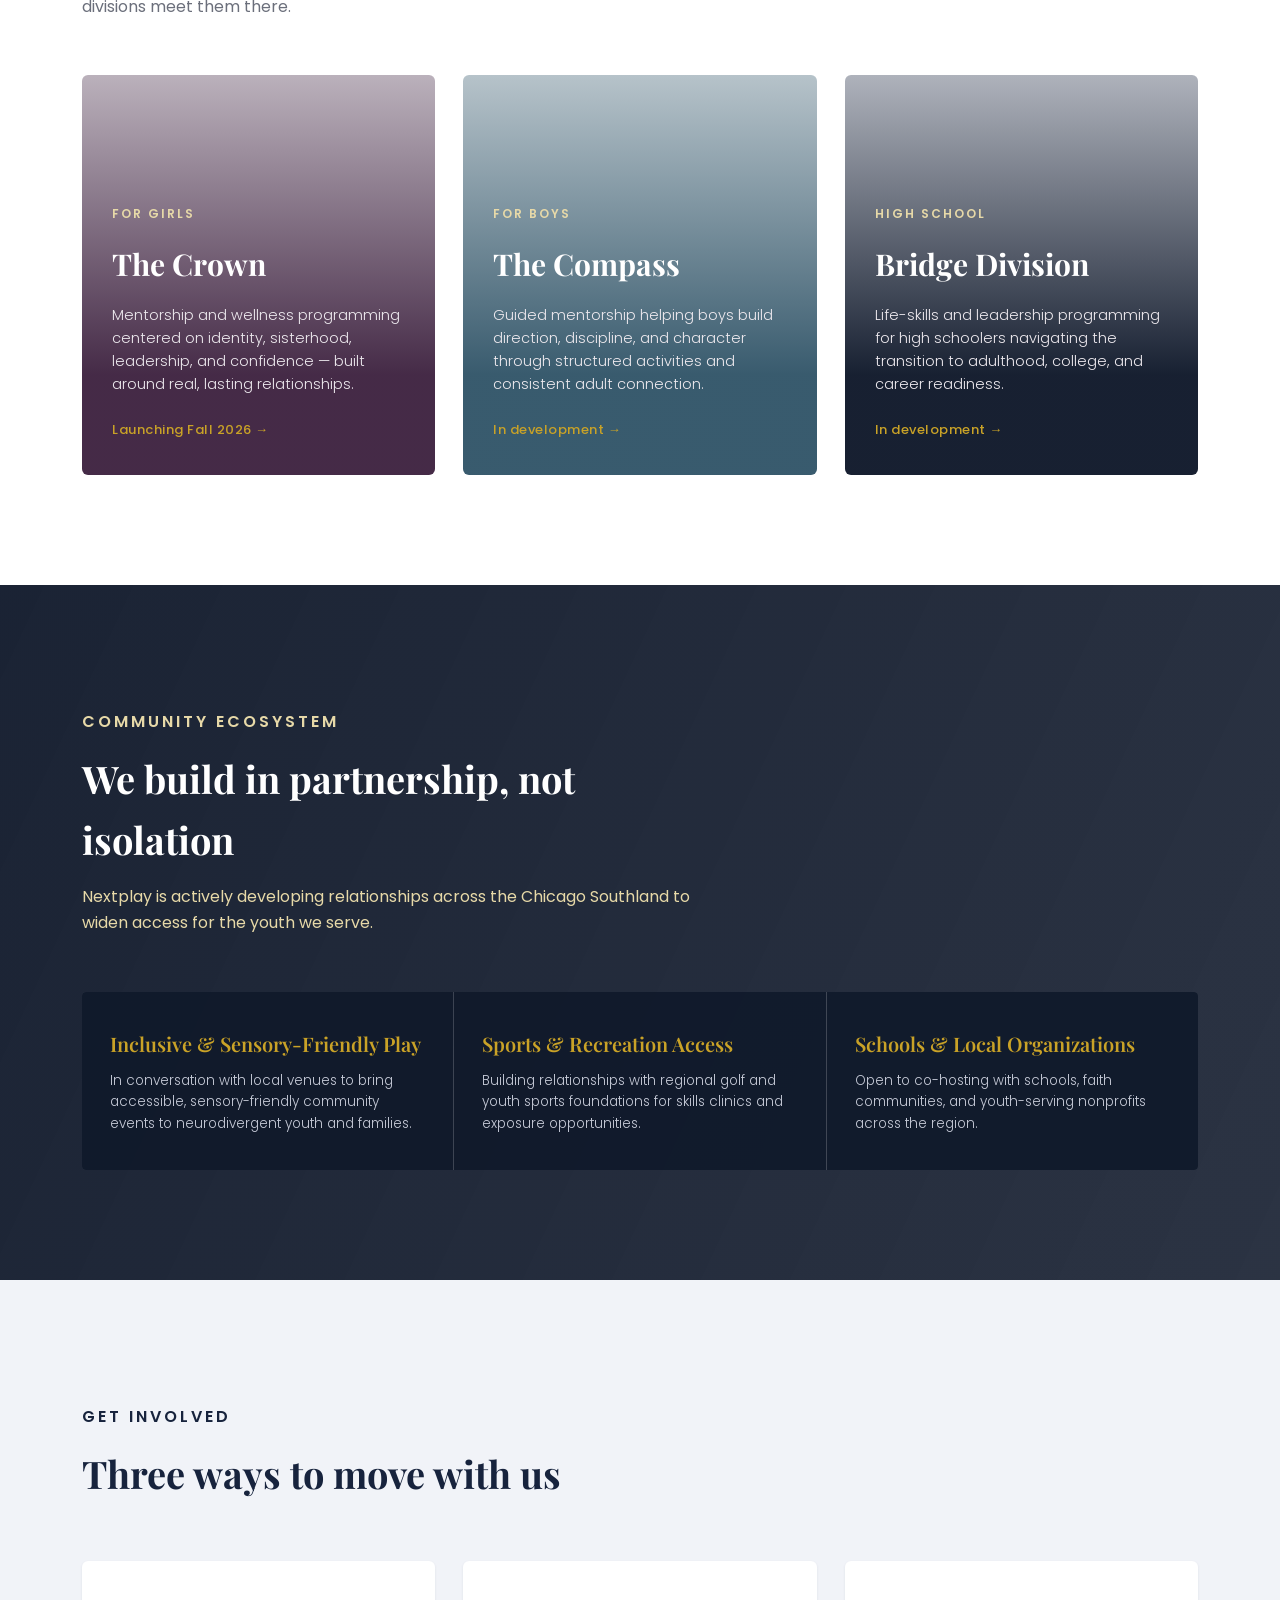
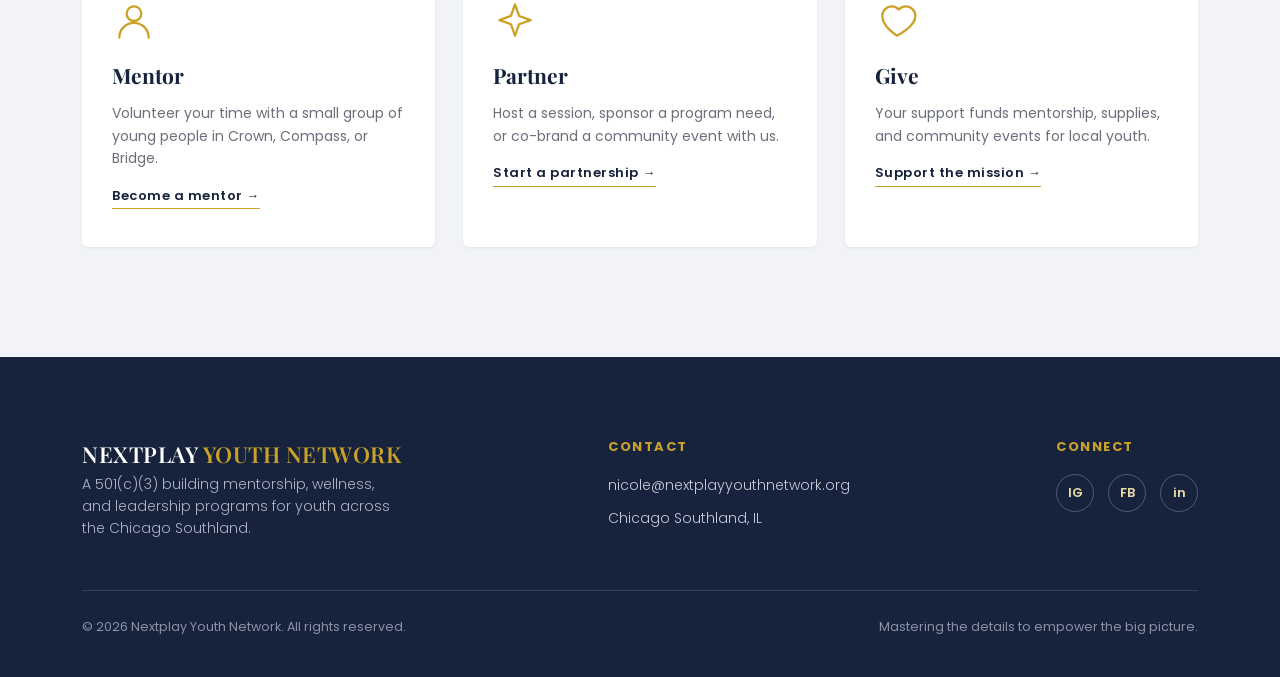
<file: index_v2.html>
<!DOCTYPE html>
<html lang="en">
<head>
<meta charset="UTF-8" />
<meta name="viewport" content="width=device-width, initial-scale=1.0" />
<title>Nextplay Youth Network</title>
<link rel="preconnect" href="https://fonts.googleapis.com">
<link rel="preconnect" href="https://fonts.gstatic.com" crossorigin>
<link href="https://fonts.googleapis.com/css2?family=Playfair+Display:ital,wght@0,500;0,600;0,700;0,800;1,500&family=Poppins:wght@300;400;500;600;700&display=swap" rel="stylesheet">
<style>
  :root{
    --navy:#17233D;
    --navy-deep:#0E1729;
    --gold:#C9A227;
    --gold-soft:#E7D9A8;
    --plum:#3B1F3D;
    --steel:#2E5266;
    --ink:#1A1A1A;
    --paper:#FFFFFF;
    --tint:#F1F3F8;
    --gray:#6B6F7B;
  }
  *{box-sizing:border-box; margin:0; padding:0;}
  html{scroll-behavior:smooth;}
  body{
    font-family:'Poppins', sans-serif;
    color:var(--ink);
    background:var(--paper);
    line-height:1.6;
    overflow-x:hidden;
  }
  h1,h2,h3,.display{font-family:'Playfair Display', serif;}
  a{text-decoration:none; color:inherit;}
  img{display:block; max-width:100%;}
  .wrap{max-width:1180px; margin:0 auto; padding:0 32px;}
  .eyebrow{font-size:13px; font-weight:600; letter-spacing:3px; text-transform:uppercase; color:var(--gold);}
  .eyebrow.dark{color:var(--navy);}

  /* ---------- Reveal-on-scroll ---------- */
  .reveal{ opacity:0; transform:translateY(24px); transition:opacity .7s ease, transform .7s ease; }
  .reveal.in{ opacity:1; transform:translateY(0); }
  .reveal-delay-1{ transition-delay:.08s; }
  .reveal-delay-2{ transition-delay:.16s; }
  .reveal-delay-3{ transition-delay:.24s; }

  /* ---------- NAV ---------- */
  header{ position:sticky; top:0; z-index:50; background:rgba(23,35,61,0.96); backdrop-filter: blur(6px); transition: box-shadow .3s ease;}
  header.scrolled{ box-shadow:0 6px 24px rgba(0,0,0,0.25); }
  nav{ display:flex; align-items:center; justify-content:space-between; padding:20px 32px; max-width:1180px; margin:0 auto;}
  .logo{ color:var(--paper); font-family:'Playfair Display', serif; font-size:22px; font-weight:600; letter-spacing:0.5px;}
  .logo span{color:var(--gold);}
  .nav-links{ display:flex; gap:36px; list-style:none;}
  .nav-links a{ color:var(--gold-soft); font-size:14px; font-weight:500; letter-spacing:0.3px; position:relative; padding-bottom:4px;}
  .nav-links a::after{ content:""; position:absolute; left:0; bottom:0; width:0; height:1px; background:var(--gold); transition:width .25s ease;}
  .nav-links a:hover{color:var(--gold);}
  .nav-links a:hover::after{ width:100%; }
  .nav-cta{ background:var(--gold); color:var(--navy-deep); padding:10px 22px; border-radius:2px; font-size:13px; font-weight:600; letter-spacing:1px; text-transform:uppercase; transition:transform .2s ease, box-shadow .2s ease;}
  .nav-cta:hover{ transform:translateY(-2px); box-shadow:0 8px 20px rgba(201,162,39,0.35);}
  .menu-btn{display:none; background:none; border:none; color:var(--gold); font-size:26px; cursor:pointer;}

  /* ---------- HERO ---------- */
  .hero{
    position:relative; color:var(--paper); padding:150px 0 160px; overflow:hidden;
    background:
      linear-gradient(115deg, rgba(14,23,41,0.94) 0%, rgba(23,35,61,0.90) 45%, rgba(23,35,61,0.72) 100%),
      url('https://images.unsplash.com/photo-1582213782179-e0d53f98f2ca?fm=jpg&q=80&w=2400&auto=format&fit=crop') center 30% / cover no-repeat;
  }
  .hero::after{
    content:""; position:absolute; bottom:-320px; left:-260px; width:560px; height:560px;
    border-radius:50%; background:var(--navy-deep); opacity:0.5; filter:blur(2px);
  }
  .hero-inner{position:relative; z-index:2; max-width:760px;}
  .hero h1{ font-size:66px; line-height:1.08; font-weight:800; margin:22px 0 24px; text-shadow:0 4px 30px rgba(0,0,0,0.35);}
  .hero h1 em{ color:var(--gold); font-style:italic; }
  .hero p.lead{ font-size:19px; color:var(--gold-soft); max-width:600px; font-weight:300;}
  .hero-ctas{ margin-top:40px; display:flex; gap:18px; flex-wrap:wrap;}
  .btn{ display:inline-block; padding:14px 30px; font-size:14px; font-weight:600; letter-spacing:1px; text-transform:uppercase; border-radius:2px; transition:transform .18s ease, box-shadow .18s ease;}
  .btn:hover{ transform:translateY(-3px); }
  .btn-gold{ background:var(--gold); color:var(--navy-deep); }
  .btn-gold:hover{ box-shadow:0 12px 28px rgba(201,162,39,0.4); }
  .btn-outline{ border:1px solid var(--gold-soft); color:var(--paper); }
  .btn-outline:hover{ background:rgba(255,255,255,0.08); }

  .ring-motif{ position:absolute; right:60px; top:110px; width:280px; height:280px; z-index:1; opacity:0.45; animation: spin-slow 60s linear infinite;}
  @keyframes spin-slow{ from{ transform:rotate(0deg);} to{ transform:rotate(360deg);} }

  .scroll-cue{ position:absolute; bottom:34px; left:50%; transform:translateX(-50%); z-index:2; display:flex; flex-direction:column; align-items:center; gap:8px; color:var(--gold-soft); font-size:11px; letter-spacing:2px; text-transform:uppercase; opacity:.8;}
  .scroll-cue .dot{ width:1px; height:34px; background:linear-gradient(var(--gold), transparent); animation:scrollpulse 1.8s ease-in-out infinite;}
  @keyframes scrollpulse{ 0%,100%{opacity:.3;} 50%{opacity:1;} }

  /* ---------- STATS STRIP ---------- */
  .stats{ background:var(--navy-deep); padding:0; }
  .stats .wrap{ display:grid; grid-template-columns:repeat(3,1fr); }
  .stat-item{ padding:38px 32px; text-align:center; border-right:1px solid rgba(255,255,255,0.08);}
  .stat-item:last-child{ border-right:none; }
  .stat-num{ font-family:'Playfair Display', serif; font-size:38px; font-weight:700; color:var(--gold);}
  .stat-label{ font-size:12.5px; letter-spacing:1.5px; text-transform:uppercase; color:#AEB4C4; margin-top:6px;}

  /* ---------- MISSION STRIP ---------- */
  .mission{ background:var(--tint); padding:80px 0; }
  .mission .wrap{ display:flex; gap:60px; align-items:flex-start; flex-wrap:wrap;}
  .mission-label{ flex:0 0 220px; }
  .mission-text{ flex:1 1 480px; font-family:'Playfair Display', serif; font-size:28px; font-weight:500; color:var(--navy); line-height:1.45;}

  /* ---------- SECTION HEADERS ---------- */
  section{ padding:110px 0; }
  .section-head{ max-width:640px; margin-bottom:56px;}
  .section-head h2{ font-size:38px; font-weight:700; color:var(--navy); margin-top:14px;}
  .section-head p{ color:var(--gray); font-size:16px; margin-top:14px;}

  /* ---------- PROGRAMS ---------- */
  .programs-grid{ display:grid; grid-template-columns:repeat(3, 1fr); gap:28px; }
  .program-card{
    position:relative; border-radius:6px; overflow:hidden; color:var(--paper); min-height:400px;
    display:flex; flex-direction:column; justify-content:flex-end; padding:34px 30px;
    isolation:isolate; transition:transform .35s ease, box-shadow .35s ease;
  }
  .program-card:hover{ transform:translateY(-8px); box-shadow:0 24px 48px rgba(14,23,41,0.35); }
  .program-card::before{ content:""; position:absolute; inset:0; background-size:cover; background-position:center; z-index:-2; transition:transform .5s ease;}
  .program-card:hover::before{ transform:scale(1.08); }
  .program-card::after{ content:""; position:absolute; inset:0; z-index:-1; }
  .program-card.crown::before{ background-image:url('https://images.unsplash.com/photo-1511632765486-a01980e01a18?fm=jpg&q=80&w=1400&auto=format&fit=crop'); }
  .program-card.crown::after{ background:linear-gradient(180deg, rgba(59,31,61,0.35) 0%, rgba(59,31,61,0.95) 75%); }
  .program-card.compass::before{ background-image:url('https://images.unsplash.com/photo-1506869640319-fe1a24fd76dc?fm=jpg&q=80&w=1400&auto=format&fit=crop'); }
  .program-card.compass::after{ background:linear-gradient(180deg, rgba(46,82,102,0.35) 0%, rgba(46,82,102,0.95) 75%); }
  .program-card.bridge::before{ background-image:url('https://images.unsplash.com/photo-1646608220382-4f20ec40b01d?fm=jpg&q=80&w=1400&auto=format&fit=crop'); }
  .program-card.bridge::after{ background:linear-gradient(180deg, rgba(23,35,61,0.35) 0%, rgba(14,23,41,0.96) 75%); }
  .program-tag{ font-size:12px; letter-spacing:2px; text-transform:uppercase; color:var(--gold-soft); font-weight:600;}
  .program-card h3{ font-size:30px; margin:14px 0 16px; font-weight:700;}
  .program-card p{ font-size:14.5px; color:#EDE9EE; font-weight:300;}
  .program-foot{ margin-top:24px; font-size:13px; font-weight:500; color:var(--gold); letter-spacing:0.5px;}

  /* ---------- IMPACT / ECOSYSTEM ---------- */
  .ecosystem{ position:relative; color:var(--paper); background: linear-gradient(115deg, rgba(14,23,41,0.95), rgba(14,23,41,0.88)), url('https://images.unsplash.com/photo-1593896385987-16bcbf9451e5?fm=jpg&q=80&w=2000&auto=format&fit=crop') center / cover no-repeat fixed; }
  .ecosystem .section-head p{ color:var(--gold-soft); }
  .eco-grid{ display:grid; grid-template-columns:repeat(3,1fr); gap:1px; background:rgba(255,255,255,0.12); border-radius:4px; overflow:hidden;}
  .eco-item{ background:rgba(14,23,41,0.92); padding:36px 28px; transition:background .25s ease;}
  .eco-item:hover{ background:rgba(14,23,41,0.72); }
  .eco-item h4{ font-family:'Playfair Display', serif; font-size:20px; color:var(--gold); margin-bottom:10px; font-weight:600;}
  .eco-item p{ font-size:13.5px; color:#C7CBD8; font-weight:300;}

  /* ---------- GET INVOLVED ---------- */
  .involved{ background:var(--tint); }
  .involved-grid{ display:grid; grid-template-columns:repeat(3,1fr); gap:28px;}
  .involved-card{ background:var(--paper); padding:38px 30px; border-radius:6px; box-shadow:0 1px 3px rgba(23,35,61,0.08); transition:transform .25s ease, box-shadow .25s ease;}
  .involved-card:hover{ transform:translateY(-6px); box-shadow:0 20px 40px rgba(23,35,61,0.12); }
  .involved-icon{ width:44px; height:44px; display:flex; align-items:center; justify-content:center; }
  .involved-icon svg{ width:100%; height:100%; }
  .involved-card h3{ font-size:21px; margin:16px 0 10px; color:var(--navy);}
  .involved-card p{ font-size:14px; color:var(--gray);}
  .involved-card a.link{ display:inline-block; margin-top:16px; font-size:13px; font-weight:600; color:var(--navy); letter-spacing:0.5px; border-bottom:1px solid var(--gold); padding-bottom:2px; transition:color .2s ease;}
  .involved-card a.link:hover{ color:var(--gold); }

  /* ---------- CONTACT / FOOTER ---------- */
  footer{ background:var(--navy); color:var(--paper); padding:80px 0 40px;}
  .footer-grid{ display:flex; justify-content:space-between; gap:40px; flex-wrap:wrap; padding-bottom:50px; border-bottom:1px solid rgba(255,255,255,0.12);}
  .footer-brand .logo{ margin-bottom:14px; }
  .footer-brand p{ color:#AEB4C4; font-size:14px; max-width:320px; font-weight:300;}
  .footer-col h4{ font-size:13px; letter-spacing:1.5px; text-transform:uppercase; color:var(--gold); margin-bottom:16px;}
  .footer-col p, .footer-col a{ display:block; color:#C7CBD8; font-size:14px; margin-bottom:10px; font-weight:300;}
  .footer-col a:hover{ color:var(--gold); }
  .social-row{ display:flex; gap:14px; margin-top:8px;}
  .social-row a{ width:38px; height:38px; border:1px solid rgba(255,255,255,0.25); border-radius:50%; display:flex; align-items:center; justify-content:center; font-size:13px; font-weight:600; color:var(--gold-soft); transition:background .2s ease, transform .2s ease;}
  .social-row a:hover{ background:var(--gold); color:var(--navy-deep); transform:translateY(-3px); }
  .footer-bottom{ padding-top:26px; display:flex; justify-content:space-between; flex-wrap:wrap; gap:10px;}
  .footer-bottom p{ font-size:12.5px; color:#8B93A7;}

  @media (max-width: 860px){
    .nav-links{ display:none; }
    .menu-btn{ display:block; }
    .hero h1{ font-size:42px; }
    .mission .wrap{ flex-direction:column; gap:20px;}
    .programs-grid, .eco-grid, .involved-grid{ grid-template-columns:1fr; }
    .stats .wrap{ grid-template-columns:1fr; }
    .stat-item{ border-right:none; border-bottom:1px solid rgba(255,255,255,0.08);}
    .hero{ padding:110px 0 120px; background-attachment:scroll;}
    .ecosystem{ background-attachment:scroll; }
    section{ padding:70px 0; }
  }
</style>
</head>
<body>

<header id="siteHeader">
  <nav>
    <a href="#top" class="logo">NEXTPLAY <span>YOUTH NETWORK</span></a>
    <ul class="nav-links">
      <li><a href="#mission">Mission</a></li>
      <li><a href="#programs">Programs</a></li>
      <li><a href="#community">Community</a></li>
      <li><a href="#involved">Get Involved</a></li>
      <li><a href="#contact">Contact</a></li>
    </ul>
    <a href="#involved" class="nav-cta">Get Involved</a>
    <button class="menu-btn">&#9776;</button>
  </nav>
</header>

<section class="hero" id="top">
  <svg class="ring-motif" viewBox="0 0 200 200" fill="none" xmlns="http://www.w3.org/2000/svg">
    <circle cx="100" cy="100" r="95" stroke="#C9A227" stroke-width="1"/>
    <circle cx="100" cy="100" r="72" stroke="#C9A227" stroke-width="1"/>
    <circle cx="100" cy="100" r="49" stroke="#C9A227" stroke-width="1"/>
    <line x1="100" y1="5" x2="100" y2="195" stroke="#C9A227" stroke-width="0.6"/>
    <line x1="5" y1="100" x2="195" y2="100" stroke="#C9A227" stroke-width="0.6"/>
  </svg>
  <div class="wrap hero-inner">
    <p class="eyebrow reveal in">Chicago Southland Region</p>
    <h1 class="reveal in">Youth development,<br><em>rooted</em> in community.</h1>
    <p class="lead reveal in">Nextplay Youth Network builds mentorship, wellness, and leadership programs that meet young people where they are — and walk with them toward who they're becoming.</p>
    <div class="hero-ctas reveal in">
      <a href="#programs" class="btn btn-gold">Explore Our Programs</a>
      <a href="#involved" class="btn btn-outline">Partner With Us</a>
    </div>
  </div>
  <div class="scroll-cue"><span>Scroll</span><span class="dot"></span></div>
</section>

<div class="stats">
  <div class="wrap">
    <div class="stat-item reveal"><div class="stat-num">3</div><div class="stat-label">Program Divisions</div></div>
    <div class="stat-item reveal reveal-delay-1"><div class="stat-num">Fall 2026</div><div class="stat-label">Launch Cohort</div></div>
    <div class="stat-item reveal reveal-delay-2"><div class="stat-num">100%</div><div class="stat-label">Community Rooted</div></div>
  </div>
</div>

<section class="mission" id="mission">
  <div class="wrap">
    <div class="mission-label reveal">
      <p class="eyebrow dark">Our Mission</p>
    </div>
    <p class="mission-text reveal reveal-delay-1">Nextplay Youth Network is a 501(c)(3) building a community wellness and healing framework for the Chicago Southland — advancing health equity, youth development, and mentorship for the next generation.</p>
  </div>
</section>

<section id="programs">
  <div class="wrap">
    <div class="section-head reveal">
      <p class="eyebrow dark">Crown & Compass Collective</p>
      <h2>Programs built by age, purpose, and stage</h2>
      <p>Every young person deserves a structured, caring space to grow. Our three divisions meet them there.</p>
    </div>
    <div class="programs-grid">
      <div class="program-card crown reveal">
        <div>
          <span class="program-tag">For Girls</span>
          <h3>The Crown</h3>
          <p>Mentorship and wellness programming centered on identity, sisterhood, leadership, and confidence — built around real, lasting relationships.</p>
        </div>
        <div class="program-foot">Launching Fall 2026 &rarr;</div>
      </div>
      <div class="program-card compass reveal reveal-delay-1">
        <div>
          <span class="program-tag">For Boys</span>
          <h3>The Compass</h3>
          <p>Guided mentorship helping boys build direction, discipline, and character through structured activities and consistent adult connection.</p>
        </div>
        <div class="program-foot">In development &rarr;</div>
      </div>
      <div class="program-card bridge reveal reveal-delay-2">
        <div>
          <span class="program-tag">High School</span>
          <h3>Bridge Division</h3>
          <p>Life-skills and leadership programming for high schoolers navigating the transition to adulthood, college, and career readiness.</p>
        </div>
        <div class="program-foot">In development &rarr;</div>
      </div>
    </div>
  </div>
</section>

<section class="ecosystem" id="community">
  <div class="wrap">
    <div class="section-head reveal">
      <p class="eyebrow">Community Ecosystem</p>
      <h2 style="color:#fff;">We build in partnership, not isolation</h2>
      <p>Nextplay is actively developing relationships across the Chicago Southland to widen access for the youth we serve.</p>
    </div>
    <div class="eco-grid reveal reveal-delay-1">
      <div class="eco-item">
        <h4>Inclusive & Sensory-Friendly Play</h4>
        <p>In conversation with local venues to bring accessible, sensory-friendly community events to neurodivergent youth and families.</p>
      </div>
      <div class="eco-item">
        <h4>Sports & Recreation Access</h4>
        <p>Building relationships with regional golf and youth sports foundations for skills clinics and exposure opportunities.</p>
      </div>
      <div class="eco-item">
        <h4>Schools & Local Organizations</h4>
        <p>Open to co-hosting with schools, faith communities, and youth-serving nonprofits across the region.</p>
      </div>
    </div>
  </div>
</section>

<section class="involved" id="involved">
  <div class="wrap">
    <div class="section-head reveal">
      <p class="eyebrow dark">Get Involved</p>
      <h2>Three ways to move with us</h2>
    </div>
    <div class="involved-grid">
      <div class="involved-card reveal">
        <div class="involved-icon">
          <svg viewBox="0 0 48 48" fill="none" xmlns="http://www.w3.org/2000/svg">
            <circle cx="24" cy="16" r="8" stroke="#C9A227" stroke-width="2.5"/>
            <path d="M8 42c0-8.8 7.2-16 16-16s16 7.2 16 16" stroke="#C9A227" stroke-width="2.5" stroke-linecap="round"/>
          </svg>
        </div>
        <h3>Mentor</h3>
        <p>Volunteer your time with a small group of young people in Crown, Compass, or Bridge.</p>
        <a href="#contact" class="link">Become a mentor &rarr;</a>
      </div>
      <div class="involved-card reveal reveal-delay-1">
        <div class="involved-icon">
          <svg viewBox="0 0 48 48" fill="none" xmlns="http://www.w3.org/2000/svg">
            <path d="M24 6l4.5 12.5L41 23l-12.5 4.5L24 40l-4.5-12.5L7 23l12.5-4.5L24 6z" stroke="#C9A227" stroke-width="2.5" stroke-linejoin="round"/>
          </svg>
        </div>
        <h3>Partner</h3>
        <p>Host a session, sponsor a program need, or co-brand a community event with us.</p>
        <a href="#contact" class="link">Start a partnership &rarr;</a>
      </div>
      <div class="involved-card reveal reveal-delay-2">
        <div class="involved-icon">
          <svg viewBox="0 0 48 48" fill="none" xmlns="http://www.w3.org/2000/svg">
            <path d="M24 40S8 30.5 8 18.5C8 12.7 12.7 8 18.5 8c3 0 5.7 1.3 7.5 3.4C27.8 9.3 30.5 8 33.5 8 39.3 8 44 12.7 44 18.5 44 30.5 24 40 24 40z" stroke="#C9A227" stroke-width="2.5" stroke-linejoin="round"/>
          </svg>
        </div>
        <h3>Give</h3>
        <p>Your support funds mentorship, supplies, and community events for local youth.</p>
        <a href="#contact" class="link">Support the mission &rarr;</a>
      </div>
    </div>
  </div>
</section>

<footer id="contact">
  <div class="wrap">
    <div class="footer-grid">
      <div class="footer-brand">
        <a href="#top" class="logo">NEXTPLAY <span>YOUTH NETWORK</span></a>
        <p>A 501(c)(3) building mentorship, wellness, and leadership programs for youth across the Chicago Southland.</p>
      </div>
      <div class="footer-col">
  <h4>Contact</h4>
  <a href="mailto:nicole@nextplayyouthnetwork.org">nicole@nextplayyouthnetwork.org</a>
  <p>Chicago Southland, IL</p>
</div>
      <div class="footer-col">
        <h4>Connect</h4>
        <div class="social-row">
          <a href="https://www.instagram.com/nextplayyouthnetwork" title="Instagram" target="_blank">IG</a>
          <a href="https://www.facebook.com/nextplayyouthnetwork" title="Facebook" target="_blank">FB</a>
          <a href="https://www.linkedin.com/company/nextplayyouthnetwork" title="LinkedIn" target="_blank">in</a>
        </div>
      </div>
    </div>
    <div class="footer-bottom">
      <p>&copy; 2026 Nextplay Youth Network. All rights reserved.</p>
      <p>Mastering the details to empower the big picture.</p>
    </div>
  </div>
</footer>

<script>
  // Mobile menu
  const menuBtn = document.querySelector('.menu-btn');
  const navLinks = document.querySelector('.nav-links');
  menuBtn.addEventListener('click', () => {
    const open = navLinks.style.display === 'flex';
    navLinks.style.display = open ? 'none' : 'flex';
    navLinks.style.flexDirection = 'column';
    navLinks.style.position = 'absolute';
    navLinks.style.top = '68px';
    navLinks.style.right = '20px';
    navLinks.style.background = '#17233D';
    navLinks.style.padding = '20px 28px';
    navLinks.style.borderRadius = '4px';
    navLinks.style.gap = '18px';
  });

  // Sticky header shadow on scroll
  const header = document.getElementById('siteHeader');
  window.addEventListener('scroll', () => {
    header.classList.toggle('scrolled', window.scrollY > 20);
  });

  // Scroll reveal animations
  const revealEls = document.querySelectorAll('.reveal');
  const io = new IntersectionObserver((entries) => {
    entries.forEach(entry => {
      if (entry.isIntersecting) {
        entry.target.classList.add('in');
        io.unobserve(entry.target);
      }
    });
  }, { threshold: 0.15 });
  revealEls.forEach(el => io.observe(el));
</script>

</body>
</html>
</file>
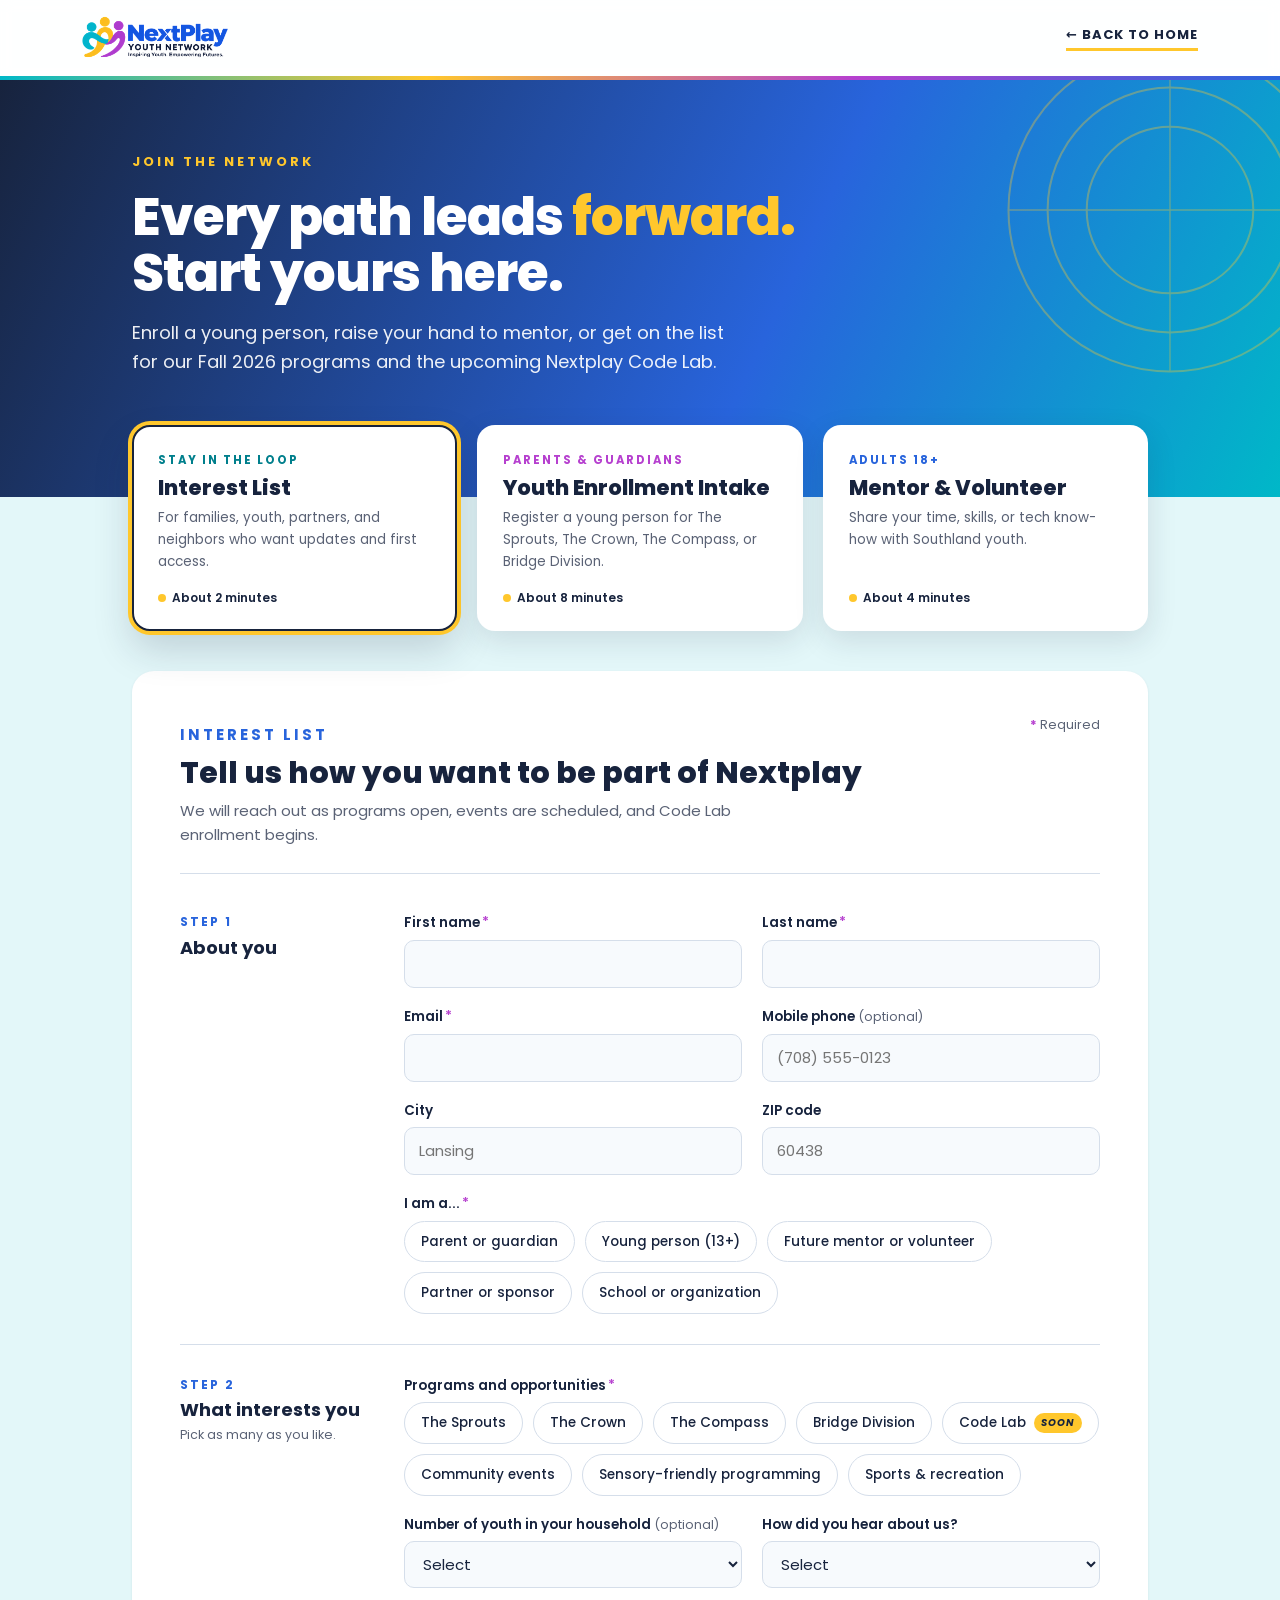
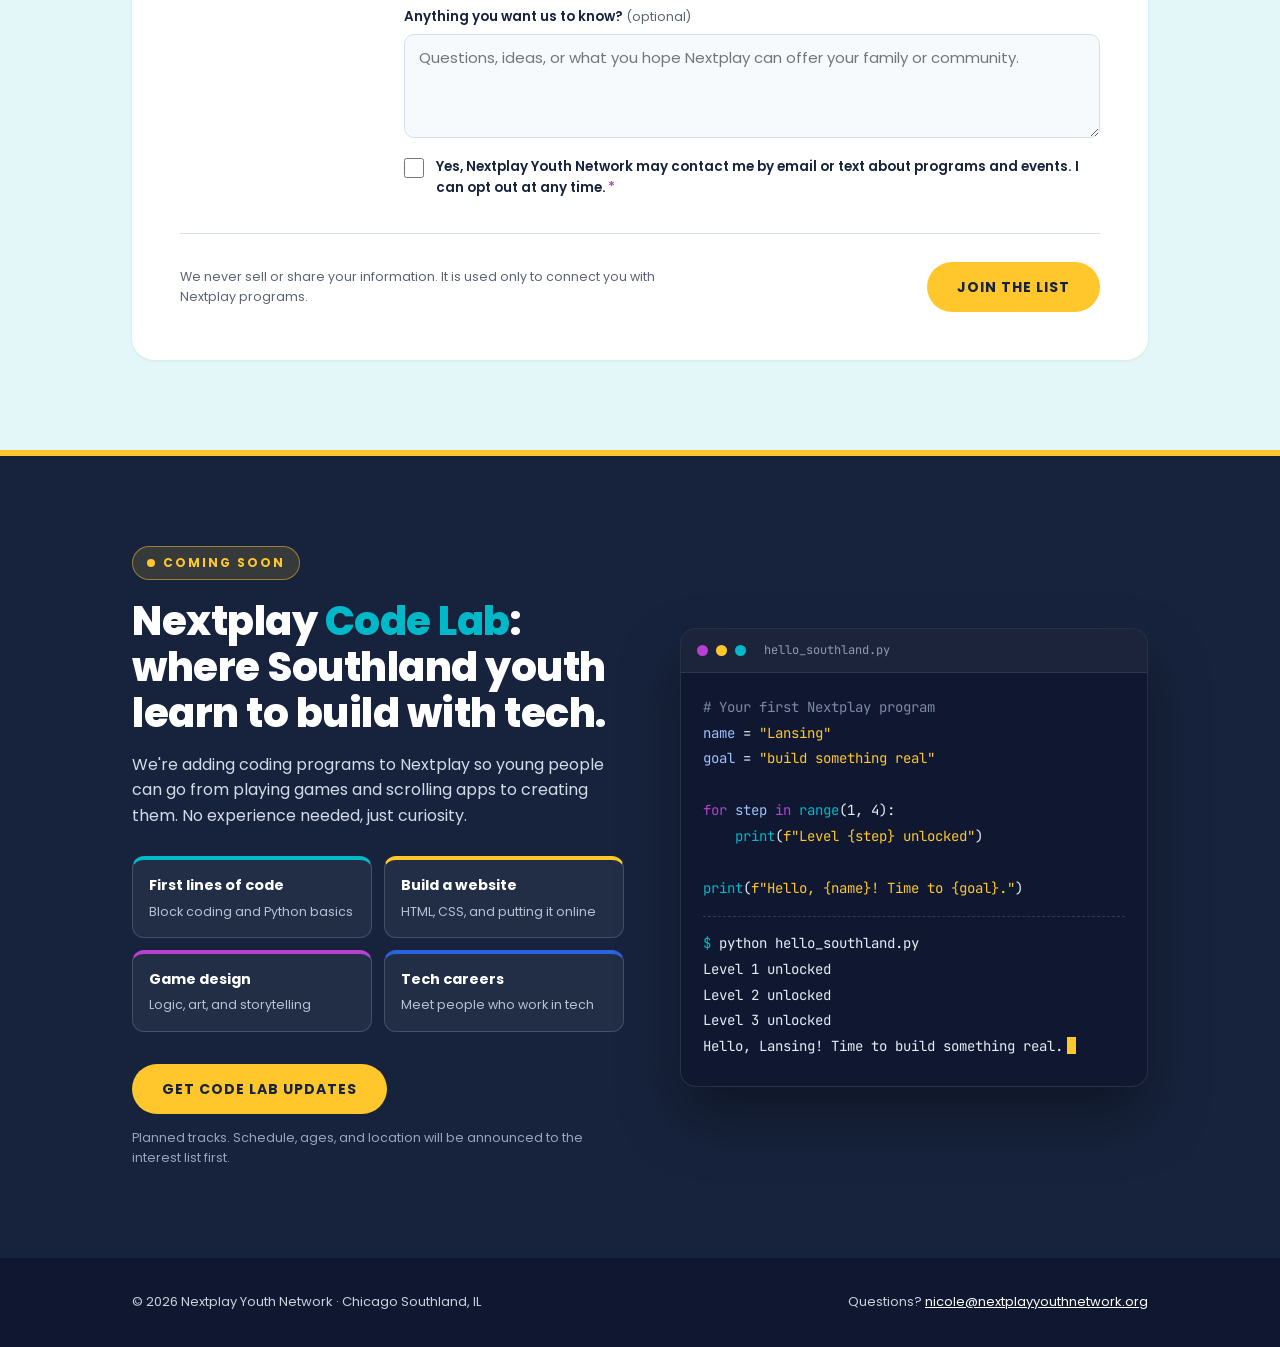
<file: join.html>
<!DOCTYPE html>
<html lang="en">
<head>
<meta charset="UTF-8" />
<meta name="viewport" content="width=device-width, initial-scale=1.0" />
<title>Join Nextplay</title>
<meta name="description" content="Join the Nextplay Youth Network: interest list, youth enrollment intake, and mentor and volunteer sign-up. Code Lab coming soon." />
<meta property="og:title" content="Join Nextplay Youth Network" />
<meta property="og:description" content="Enroll a young person, become a mentor, or join the interest list for Code Lab and upcoming programs." />
<meta property="og:image" content="https://www.nextplayyouthnetwork.org/og-banner.png" />
<meta name="theme-color" content="#2864DC" />
<link rel="icon" type="image/png" href="favicon.png" />
<link rel="preconnect" href="https://fonts.googleapis.com">
<link rel="preconnect" href="https://fonts.gstatic.com" crossorigin>
<link href="https://fonts.googleapis.com/css2?family=Poppins:wght@300;400;500;600;700;800&family=JetBrains+Mono:wght@400;600&display=swap" rel="stylesheet">
<style>
  /* Layout: compact brand hero, three form "doors", one active form card on soft turquoise, Code Lab band in navy */
  :root{
    --turq:#00B8C8;
    --turq-soft:#E3F7F9;
    --turq-ink:#007F8C;
    --royal:#2864DC;
    --orchid:#B640CF;
    --gold:#FFC72C;
    --paper:#FFFFFF;
    --navy:#17233D;
    --navy-deep:#0F1830;
    --ink:#17233D;
    --gray:#5A6275;
    --line:#D5DEEA;
    --field:#F7FAFD;
    --error:#C0263D;
    --ok:#0F8A5F;
    --font-body:'Poppins', system-ui, -apple-system, 'Segoe UI', sans-serif;
    --font-code:'JetBrains Mono', ui-monospace, 'SFMono-Regular', Menlo, Consolas, monospace;
    color-scheme:light;
  }
  *{box-sizing:border-box; margin:0; padding:0;}
  html{scroll-behavior:smooth;}
  body{ font-family:var(--font-body); color:var(--ink); background:var(--turq-soft); line-height:1.6; overflow-x:hidden; }
  a{color:inherit;}
  img{display:block; max-width:100%;}
  .wrap{max-width:1080px; margin:0 auto; padding-inline:32px;}
  .eyebrow{font-size:13px; font-weight:700; letter-spacing:3px; text-transform:uppercase; color:var(--gold);}
  .eyebrow.dark{color:var(--royal);}
  :focus-visible{outline:3px solid var(--gold); outline-offset:2px;}

  /* ---------- NAV ---------- */
  header{ position:sticky; top:0; z-index:50; background:rgba(255,255,255,0.97); backdrop-filter:blur(6px); border-bottom:4px solid transparent; border-image:linear-gradient(90deg,var(--turq),var(--gold),var(--orchid),var(--royal)) 1;}
  nav{ display:flex; align-items:center; justify-content:space-between; gap:16px; padding:12px 32px; max-width:1180px; margin:0 auto;}
  .logo img{ height:52px; width:auto; }
  .back-link{ font-size:13px; font-weight:700; letter-spacing:1px; text-transform:uppercase; color:var(--navy); text-decoration:none; border-bottom:3px solid var(--gold); padding-bottom:2px;}
  .back-link:hover{ color:var(--royal); }

  /* ---------- HERO ---------- */
  .hero{ color:var(--paper); padding:72px 0 120px; background:linear-gradient(115deg, var(--navy) 0%, var(--royal) 60%, var(--turq) 100%); position:relative; overflow:hidden;}
  .hero h1{ font-size:52px; line-height:1.08; font-weight:800; margin:16px 0 18px; letter-spacing:-1px; text-wrap:balance; max-width:760px;}
  .hero h1 em{ color:var(--gold); font-style:normal; }
  .hero p.lead{ font-size:18px; color:rgba(255,255,255,0.92); max-width:600px;}
  .hero-ring{ position:absolute; right:-60px; top:-40px; width:340px; height:340px; opacity:.35; pointer-events:none;}

  /* ---------- DOORS (form chooser) ---------- */
  .doors{ margin-top:-72px; position:relative; z-index:2; display:grid; grid-template-columns:repeat(3,1fr); gap:20px;}
  .door{ text-align:left; font:inherit; cursor:pointer; background:var(--paper); color:var(--ink); border:2px solid transparent; border-radius:18px; padding:24px 24px 22px; box-shadow:0 10px 30px rgba(23,35,61,0.12); display:flex; flex-direction:column; gap:6px; transition:transform .2s ease, border-color .2s ease, box-shadow .2s ease; min-width:0;}
  .door:hover{ transform:translateY(-4px); box-shadow:0 18px 38px rgba(23,35,61,0.16);}
  .door .door-tag{ font-size:11.5px; font-weight:700; letter-spacing:2px; text-transform:uppercase;}
  .door[data-tab="interest"] .door-tag{ color:var(--turq-ink);}
  .door[data-tab="enroll"] .door-tag{ color:var(--orchid);}
  .door[data-tab="mentor"] .door-tag{ color:var(--royal);}
  .door h2{ font-size:21px; font-weight:800; line-height:1.25; color:var(--navy);}
  .door p{ font-size:13.5px; color:var(--gray);}
  .door .door-time{ margin-top:auto; padding-top:10px; font-size:12px; font-weight:600; color:var(--navy); display:flex; align-items:center; gap:6px;}
  .door .door-time::before{ content:""; width:8px; height:8px; border-radius:50%; background:var(--gold);}
  .door[aria-selected="true"]{ border-color:var(--navy); box-shadow:0 0 0 4px var(--gold), 0 18px 38px rgba(23,35,61,0.18);}

  /* ---------- FORM CARD ---------- */
  .forms{ padding-block:40px 90px;}
  .form-card{ background:var(--paper); border-radius:22px; box-shadow:0 1px 3px rgba(23,35,61,0.08); padding:44px 48px 48px; }
  .form-head{ display:flex; justify-content:space-between; align-items:flex-start; gap:24px; flex-wrap:wrap; padding-bottom:26px; margin-bottom:8px; border-bottom:1px solid var(--line);}
  .form-head h2{ font-size:30px; font-weight:800; color:var(--navy); line-height:1.2; margin-top:8px; text-wrap:balance;}
  .form-head p{ color:var(--gray); font-size:15px; margin-top:8px; max-width:600px;}
  .req-note{ font-size:12.5px; color:var(--gray); white-space:nowrap;}
  .req-note b{ color:var(--orchid);}

  fieldset{ border:none; padding:30px 0 6px; display:grid; grid-template-columns:200px 1fr; gap:24px; border-bottom:1px solid var(--line);}
  fieldset:last-of-type{ border-bottom:none;}
  .fs-label{ display:flex; flex-direction:column; gap:4px;}
  .fs-step{ font-size:12px; font-weight:700; letter-spacing:2px; text-transform:uppercase; color:var(--royal);}
  .fs-title{ font-size:18px; font-weight:700; color:var(--navy); line-height:1.3;}
  .fs-hint{ font-size:12.5px; color:var(--gray);}
  .fs-body{ display:grid; grid-template-columns:repeat(2, minmax(0,1fr)); gap:18px 20px; min-width:0; padding-bottom:24px;}
  .full{ grid-column:1 / -1;}

  .field{ display:flex; flex-direction:column; gap:6px; min-width:0;}
  .field > label, .group-label{ font-size:13.5px; font-weight:600; color:var(--navy);}
  .field > label .opt, .group-label .opt{ font-weight:400; color:var(--gray); font-size:12.5px;}
  .req{ color:var(--orchid); margin-left:2px;}
  input[type=text], input[type=email], input[type=tel], input[type=date], select, textarea{
    font:inherit; font-size:15px; color:var(--ink); background:var(--field); border:1.5px solid var(--line); border-radius:10px; padding:11px 14px; width:100%; transition:border-color .15s ease, background .15s ease, box-shadow .15s ease;}
  textarea{ min-height:104px; resize:vertical;}
  input:focus, select:focus, textarea:focus{ outline:none; border-color:var(--royal); background:var(--paper); box-shadow:0 0 0 4px rgba(40,100,220,0.14);}
  .field-help{ font-size:12px; color:var(--gray);}
  .field-error{ font-size:12.5px; color:var(--error); font-weight:500;}
  .invalid input, .invalid select, .invalid textarea{ border-color:var(--error); background:#FFF6F7;}

  /* chips */
  .chips{ display:flex; flex-wrap:wrap; gap:10px;}
  .chip{ position:relative;}
  .chip input{ position:absolute; opacity:0; width:1px; height:1px;}
  .chip span{ display:inline-flex; align-items:center; gap:8px; padding:9px 16px; border:1.5px solid var(--line); border-radius:40px; font-size:13.5px; font-weight:500; color:var(--navy); background:var(--paper); cursor:pointer; transition:all .15s ease; user-select:none;}
  .chip span:hover{ border-color:var(--royal);}
  .chip input:checked + span{ background:var(--navy); border-color:var(--navy); color:var(--paper);}
  .chip input:focus-visible + span{ outline:3px solid var(--gold); outline-offset:2px;}
  .chip .soon{ font-size:10px; font-weight:700; letter-spacing:1px; text-transform:uppercase; background:var(--gold); color:var(--navy); padding:2px 7px; border-radius:20px;}
  .invalid .chip span{ border-color:var(--error);}

  /* division cards */
  .divisions{ display:grid; grid-template-columns:repeat(2, minmax(0,1fr)); gap:14px;}
  .division{ position:relative; cursor:pointer;}
  .division input{ position:absolute; opacity:0; width:1px; height:1px;}
  .division .dcard{ display:flex; flex-direction:column; align-items:flex-start; gap:6px; height:100%; padding:16px; border:2px solid var(--line); border-radius:14px; transition:all .15s ease; background:var(--paper);}
  .division .dcard > div{ display:flex; flex-direction:column; gap:2px;}
  .division img{ width:52px; height:52px; object-fit:contain;}
  .division b{ font-size:16px; color:var(--navy); font-weight:800;}
  .division small{ font-size:11.5px; font-weight:700; letter-spacing:1.5px; text-transform:uppercase;}
  .division.sprouts small{ color:#3E9E45;}
  .division.sprouts input:checked + .dcard{ border-color:#3E9E45; background:rgba(93,187,99,0.08);}
  .division.crown small{ color:var(--orchid);}
  .division.compass small{ color:var(--royal);}
  .division.bridge small{ color:var(--turq-ink);}
  .division.crown input:checked + .dcard{ border-color:var(--orchid); background:rgba(182,64,207,0.07);}
  .division.compass input:checked + .dcard{ border-color:var(--royal); background:rgba(40,100,220,0.07);}
  .division.bridge input:checked + .dcard{ border-color:var(--turq); background:rgba(0,184,200,0.08);}
  .division input:focus-visible + .dcard{ outline:3px solid var(--gold); outline-offset:2px;}
  .invalid .division .dcard{ border-color:var(--error);}

  .check{ display:flex; gap:12px; align-items:flex-start; font-size:14px; color:var(--ink); cursor:pointer;}
  .check input{ width:20px; height:20px; margin-top:2px; accent-color:var(--royal); flex-shrink:0;}
  .invalid .check{ color:var(--error);}
  .privacy{ background:var(--turq-soft); border-radius:12px; padding:14px 16px; font-size:13px; color:var(--navy);}

  .form-actions{ display:flex; align-items:center; justify-content:space-between; gap:18px; flex-wrap:wrap; padding-top:28px; border-top:1px solid var(--line); margin-top:4px;}
  .form-actions p{ font-size:12.5px; color:var(--gray); max-width:520px;}
  .btn{ display:inline-flex; align-items:center; gap:10px; padding:14px 30px; font:inherit; font-size:14px; font-weight:700; letter-spacing:1px; text-transform:uppercase; border-radius:40px; border:none; cursor:pointer; text-decoration:none; transition:transform .18s ease, box-shadow .18s ease, opacity .18s ease;}
  .btn:hover{ transform:translateY(-3px);}
  .btn-gold{ background:var(--gold); color:var(--navy);}
  .btn-gold:hover{ box-shadow:0 12px 28px rgba(255,199,44,0.45);}
  .btn-navy{ background:var(--navy); color:var(--paper);}
  .btn-outline{ background:transparent; border:2px solid var(--paper); color:var(--paper);}
  .btn[disabled]{ opacity:.6; cursor:wait; transform:none;}

  .error-summary{ margin-top:22px; border-left:5px solid var(--error); background:#FFF6F7; color:var(--error); padding:12px 16px; border-radius:8px; font-size:14px; font-weight:500;}

  .success{ text-align:left; padding:24px 0 8px; display:grid; gap:14px; max-width:620px;}
  .success .badge{ width:64px; height:64px; border-radius:50%; background:var(--gold); display:flex; align-items:center; justify-content:center;}
  .success h3{ font-size:28px; font-weight:800; color:var(--navy); line-height:1.2;}
  .success p{ color:var(--gray); font-size:15px;}
  .success .preview-note{ font-size:12.5px; color:var(--orchid); font-weight:600;}

  /* ---------- CODE LAB ---------- */
  .codelab{ background:var(--navy); color:var(--paper); padding-block:90px; border-top:6px solid var(--gold); position:relative; overflow:hidden;}
  .codelab-grid{ display:grid; grid-template-columns:1.05fr 1fr; gap:56px; align-items:center;}
  .codelab-grid > *{ min-width:0;}
  .soon-pill{ display:inline-flex; align-items:center; gap:8px; background:rgba(255,199,44,0.14); color:var(--gold); border:1px solid rgba(255,199,44,0.5); padding:6px 14px; border-radius:30px; font-size:12px; font-weight:700; letter-spacing:2px; text-transform:uppercase;}
  .soon-pill i{ width:8px; height:8px; border-radius:50%; background:var(--gold); animation:pulse 1.8s ease-in-out infinite;}
  @keyframes pulse{ 0%,100%{opacity:.35;} 50%{opacity:1;} }
  .codelab h2{ font-size:40px; line-height:1.15; font-weight:800; margin:18px 0 16px; letter-spacing:-0.5px; text-wrap:balance;}
  .codelab h2 em{ font-style:normal; color:var(--turq);}
  .codelab p.copy{ color:#D3DAE8; font-size:16px; max-width:520px;}
  .tracks{ list-style:none; display:grid; grid-template-columns:1fr 1fr; gap:12px; margin:28px 0 32px;}
  .tracks li{ border:1px solid rgba(255,255,255,0.16); border-radius:12px; padding:14px 16px; background:rgba(255,255,255,0.05);}
  .tracks b{ display:block; font-size:14.5px; color:var(--paper);}
  .tracks span{ font-size:12.5px; color:#B9C3D6;}
  .tracks li:nth-child(1){ border-top:4px solid var(--turq);}
  .tracks li:nth-child(2){ border-top:4px solid var(--gold);}
  .tracks li:nth-child(3){ border-top:4px solid var(--orchid);}
  .tracks li:nth-child(4){ border-top:4px solid var(--royal);}
  .codelab-note{ font-size:12.5px; color:#9AA6BD; margin-top:14px;}

  .terminal{ background:var(--navy-deep); border-radius:16px; box-shadow:0 30px 60px rgba(0,0,0,0.35); border:1px solid rgba(255,255,255,0.1); overflow:hidden;}
  .term-bar{ display:flex; align-items:center; gap:8px; padding:12px 16px; background:rgba(255,255,255,0.05); border-bottom:1px solid rgba(255,255,255,0.08);}
  .term-bar i{ width:11px; height:11px; border-radius:50%;}
  .term-bar i:nth-child(1){ background:var(--orchid);} .term-bar i:nth-child(2){ background:var(--gold);} .term-bar i:nth-child(3){ background:var(--turq);}
  .term-bar span{ margin-left:10px; font-family:var(--font-code); font-size:12px; color:#8E9AB3;}
  .term-body{ padding:22px 22px 26px; font-family:var(--font-code); font-size:14px; line-height:1.85; overflow-x:auto;}
  .term-body pre{ font:inherit; white-space:pre; color:#E6ECF7;}
  .c-com{ color:#7C8AA5;} .c-key{ color:var(--orchid);} .c-str{ color:var(--gold);} .c-fn{ color:var(--turq);} .c-var{ color:#9FC0FF;}
  .term-out{ margin-top:14px; padding-top:14px; border-top:1px dashed rgba(255,255,255,0.14); color:var(--paper);}
  .term-out .prompt{ color:var(--turq);}
  .cursor{ display:inline-block; width:9px; height:17px; background:var(--gold); vertical-align:-3px; margin-left:4px; animation:blink 1.1s steps(1) infinite;}
  @keyframes blink{ 50%{opacity:0;} }

  /* ---------- FOOTER ---------- */
  footer{ background:var(--navy-deep); color:#C9D0DE; padding-block:34px; font-size:13px;}
  footer .wrap{ display:flex; justify-content:space-between; gap:16px; flex-wrap:wrap;}
  footer a{ color:var(--paper); }

  @media (max-width: 860px){
    .wrap{ padding-inline:20px;}
    nav{ padding:10px 20px;}
    .logo img{ height:42px;}
    .hero{ padding:52px 0 100px;}
    .hero h1{ font-size:36px;}
    .doors{ grid-template-columns:1fr; gap:12px; margin-top:-64px;}
    .door{ padding:18px 20px;}
    .form-card{ padding:28px 20px 32px; border-radius:16px;}
    .form-head h2{ font-size:24px;}
    fieldset{ grid-template-columns:1fr; gap:14px; padding-top:24px;}
    .fs-body{ grid-template-columns:1fr;}
    .divisions{ grid-template-columns:1fr;}
    .division .dcard{ flex-direction:row; align-items:center; gap:14px;}
    .codelab{ padding-block:64px;}
    .codelab-grid{ grid-template-columns:1fr; gap:36px;}
    .codelab h2{ font-size:30px;}
    .tracks{ grid-template-columns:1fr;}
    .term-body{ font-size:12.5px;}
  }
  @media (prefers-reduced-motion: reduce){
    *{ animation:none !important; transition:none !important; scroll-behavior:auto !important;}
  }
</style>
</head>
<body>

<header>
  <nav>
    <a href="index.html" class="logo"><img src="nextplay-logo.png" alt="Nextplay Youth Network home" /></a>
    <a href="index.html" class="back-link">&larr; Back to home</a>
  </nav>
</header>

<section class="hero" id="top">
  <svg class="hero-ring" viewBox="0 0 200 200" fill="none" aria-hidden="true">
    <circle cx="100" cy="100" r="95" stroke="#FFC72C" stroke-width="1.2"/>
    <circle cx="100" cy="100" r="72" stroke="#FFC72C" stroke-width="1.2"/>
    <circle cx="100" cy="100" r="49" stroke="#FFC72C" stroke-width="1.2"/>
    <line x1="100" y1="5" x2="100" y2="195" stroke="#FFC72C" stroke-width="0.8"/>
    <line x1="5" y1="100" x2="195" y2="100" stroke="#FFC72C" stroke-width="0.8"/>
  </svg>
  <div class="wrap">
    <p class="eyebrow">Join the Network</p>
    <h1>Every path leads <em>forward.</em> Start yours here.</h1>
    <p class="lead">Enroll a young person, raise your hand to mentor, or get on the list for our Fall 2026 programs and the upcoming Nextplay Code Lab.</p>
  </div>
</section>

<div class="wrap">
  <div class="doors" role="tablist" aria-label="Choose a form">
    <button class="door" role="tab" id="tab-interest" data-tab="interest" aria-controls="panel-interest" aria-selected="true">
      <span class="door-tag">Stay in the loop</span>
      <h2>Interest List</h2>
      <p>For families, youth, partners, and neighbors who want updates and first access.</p>
      <span class="door-time">About 2 minutes</span>
    </button>
    <button class="door" role="tab" id="tab-enroll" data-tab="enroll" aria-controls="panel-enroll" aria-selected="false">
      <span class="door-tag">Parents &amp; guardians</span>
      <h2>Youth Enrollment Intake</h2>
      <p>Register a young person for The Sprouts, The Crown, The Compass, or Bridge Division.</p>
      <span class="door-time">About 8 minutes</span>
    </button>
    <button class="door" role="tab" id="tab-mentor" data-tab="mentor" aria-controls="panel-mentor" aria-selected="false">
      <span class="door-tag">Adults 18+</span>
      <h2>Mentor &amp; Volunteer</h2>
      <p>Share your time, skills, or tech know-how with Southland youth.</p>
      <span class="door-time">About 4 minutes</span>
    </button>
  </div>
</div>

<main class="forms">
  <div class="wrap">

    <!-- ================= INTEREST ================= -->
    <section class="form-card" role="tabpanel" id="panel-interest" aria-labelledby="tab-interest">
      <form id="form-interest" data-form="Interest List" novalidate>
        <input type="hidden" name="form_type" value="Interest List" />
        <div class="form-head">
          <div>
            <p class="eyebrow dark">Interest List</p>
            <h2>Tell us how you want to be part of Nextplay</h2>
            <p>We will reach out as programs open, events are scheduled, and Code Lab enrollment begins.</p>
          </div>
          <span class="req-note"><b>*</b> Required</span>
        </div>

        <fieldset>
          <div class="fs-label"><span class="fs-step">Step 1</span><span class="fs-title">About you</span></div>
          <div class="fs-body">
            <div class="field"><label for="i-first">First name<span class="req">*</span></label><input type="text" id="i-first" name="first_name" autocomplete="given-name" required /></div>
            <div class="field"><label for="i-last">Last name<span class="req">*</span></label><input type="text" id="i-last" name="last_name" autocomplete="family-name" required /></div>
            <div class="field"><label for="i-email">Email<span class="req">*</span></label><input type="email" id="i-email" name="email" autocomplete="email" required /></div>
            <div class="field"><label for="i-phone">Mobile phone <span class="opt">(optional)</span></label><input type="tel" id="i-phone" name="phone" autocomplete="tel" placeholder="(708) 555-0123" /></div>
            <div class="field"><label for="i-city">City</label><input type="text" id="i-city" name="city" autocomplete="address-level2" placeholder="Lansing" /></div>
            <div class="field"><label for="i-zip">ZIP code</label><input type="text" id="i-zip" name="zip" inputmode="numeric" autocomplete="postal-code" maxlength="10" placeholder="60438" /></div>
            <div class="field full" data-group="role">
              <span class="group-label" id="i-role-label">I am a...<span class="req">*</span></span>
              <div class="chips" role="radiogroup" aria-labelledby="i-role-label">
                <label class="chip"><input type="radio" id="i-role-parent" name="i_am" value="Parent or guardian" required /><span>Parent or guardian</span></label>
                <label class="chip"><input type="radio" id="i-role-youth" name="i_am" value="Young person (13+)" /><span>Young person (13+)</span></label>
                <label class="chip"><input type="radio" id="i-role-mentor" name="i_am" value="Future mentor or volunteer" /><span>Future mentor or volunteer</span></label>
                <label class="chip"><input type="radio" id="i-role-partner" name="i_am" value="Partner or sponsor" /><span>Partner or sponsor</span></label>
                <label class="chip"><input type="radio" id="i-role-school" name="i_am" value="School or organization" /><span>School or organization</span></label>
              </div>
            </div>
          </div>
        </fieldset>

        <fieldset>
          <div class="fs-label"><span class="fs-step">Step 2</span><span class="fs-title">What interests you</span><span class="fs-hint">Pick as many as you like.</span></div>
          <div class="fs-body">
            <div class="field full" data-group="interests" data-min="1">
              <span class="group-label" id="i-int-label">Programs and opportunities<span class="req">*</span></span>
              <div class="chips" role="group" aria-labelledby="i-int-label">
                <label class="chip"><input type="checkbox" id="i-int-sprouts" name="interests" value="The Sprouts" /><span>The Sprouts</span></label>
                <label class="chip"><input type="checkbox" id="i-int-crown" name="interests" value="The Crown" /><span>The Crown</span></label>
                <label class="chip"><input type="checkbox" id="i-int-compass" name="interests" value="The Compass" /><span>The Compass</span></label>
                <label class="chip"><input type="checkbox" id="i-int-bridge" name="interests" value="Bridge Division" /><span>Bridge Division</span></label>
                <label class="chip"><input type="checkbox" id="i-int-code" name="interests" value="Code Lab" /><span>Code Lab <em class="soon">Soon</em></span></label>
                <label class="chip"><input type="checkbox" id="i-int-events" name="interests" value="Community events" /><span>Community events</span></label>
                <label class="chip"><input type="checkbox" id="i-int-sensory" name="interests" value="Sensory-friendly programming" /><span>Sensory-friendly programming</span></label>
                <label class="chip"><input type="checkbox" id="i-int-sports" name="interests" value="Sports and recreation" /><span>Sports &amp; recreation</span></label>
              </div>
            </div>
            <div class="field">
              <label for="i-youth-count">Number of youth in your household <span class="opt">(optional)</span></label>
              <select id="i-youth-count" name="youth_count"><option value="">Select</option><option>1</option><option>2</option><option>3</option><option>4 or more</option><option>Not applicable</option></select>
            </div>
            <div class="field">
              <label for="i-heard">How did you hear about us?</label>
              <select id="i-heard" name="heard_about"><option value="">Select</option><option>Instagram or Facebook</option><option>Friend or family</option><option>School</option><option>Community event</option><option>Faith community</option><option>Search engine</option><option>Other</option></select>
            </div>
            <div class="field full"><label for="i-notes">Anything you want us to know? <span class="opt">(optional)</span></label><textarea id="i-notes" name="notes" placeholder="Questions, ideas, or what you hope Nextplay can offer your family or community."></textarea></div>
            <div class="field full" data-group="consent">
              <label class="check"><input type="checkbox" id="i-consent" name="contact_consent" value="Yes" required /><span>Yes, Nextplay Youth Network may contact me by email or text about programs and events. I can opt out at any time.<span class="req">*</span></span></label>
            </div>
          </div>
        </fieldset>

        <div class="form-actions">
          <p>We never sell or share your information. It is used only to connect you with Nextplay programs.</p>
          <button type="submit" class="btn btn-gold">Join the list</button>
        </div>
      </form>
    </section>

    <!-- ================= ENROLL ================= -->
    <section class="form-card" role="tabpanel" id="panel-enroll" aria-labelledby="tab-enroll" hidden>
      <form id="form-enroll" data-form="Youth Enrollment Intake" novalidate>
        <input type="hidden" name="form_type" value="Youth Enrollment Intake" />
        <div class="form-head">
          <div>
            <p class="eyebrow dark">Youth Enrollment Intake</p>
            <h2>Register a young person for Nextplay</h2>
            <p>Complete one form per child. A team member will follow up to confirm placement, schedule, and next steps.</p>
          </div>
          <span class="req-note"><b>*</b> Required</span>
        </div>

        <fieldset>
          <div class="fs-label"><span class="fs-step">Step 1</span><span class="fs-title">Parent or guardian</span></div>
          <div class="fs-body">
            <div class="field"><label for="e-g-first">First name<span class="req">*</span></label><input type="text" id="e-g-first" name="guardian_first_name" autocomplete="given-name" required /></div>
            <div class="field"><label for="e-g-last">Last name<span class="req">*</span></label><input type="text" id="e-g-last" name="guardian_last_name" autocomplete="family-name" required /></div>
            <div class="field"><label for="e-g-rel">Relationship to youth<span class="req">*</span></label>
              <select id="e-g-rel" name="guardian_relationship" required><option value="">Select</option><option>Mother</option><option>Father</option><option>Grandparent</option><option>Legal guardian</option><option>Foster parent</option><option>Other relative</option></select></div>
            <div class="field"><label for="e-g-pref">Best way to reach you</label>
              <select id="e-g-pref" name="preferred_contact"><option value="">Select</option><option>Text</option><option>Phone call</option><option>Email</option></select></div>
            <div class="field"><label for="e-g-email">Email<span class="req">*</span></label><input type="email" id="e-g-email" name="guardian_email" autocomplete="email" required /></div>
            <div class="field"><label for="e-g-phone">Mobile phone<span class="req">*</span></label><input type="tel" id="e-g-phone" name="guardian_phone" autocomplete="tel" required /></div>
            <div class="field full"><label for="e-addr">Street address</label><input type="text" id="e-addr" name="street_address" autocomplete="street-address" /></div>
            <div class="field"><label for="e-city">City<span class="req">*</span></label><input type="text" id="e-city" name="city" autocomplete="address-level2" required /></div>
            <div class="field"><label for="e-zip">ZIP code<span class="req">*</span></label><input type="text" id="e-zip" name="zip" inputmode="numeric" autocomplete="postal-code" maxlength="10" required /></div>
          </div>
        </fieldset>

        <fieldset>
          <div class="fs-label"><span class="fs-step">Step 2</span><span class="fs-title">About the youth</span></div>
          <div class="fs-body">
            <div class="field"><label for="e-y-first">Legal first name<span class="req">*</span></label><input type="text" id="e-y-first" name="youth_first_name" required /></div>
            <div class="field"><label for="e-y-last">Last name<span class="req">*</span></label><input type="text" id="e-y-last" name="youth_last_name" required /></div>
            <div class="field"><label for="e-y-pref">Name they go by <span class="opt">(optional)</span></label><input type="text" id="e-y-pref" name="youth_preferred_name" /></div>
            <div class="field"><label for="e-y-dob">Date of birth<span class="req">*</span></label><input type="date" id="e-y-dob" name="youth_dob" required /></div>
            <div class="field"><label for="e-y-grade">Grade this school year<span class="req">*</span></label>
              <select id="e-y-grade" name="youth_grade" required><option value="">Select</option><option>Kindergarten</option><option>1st</option><option>2nd</option><option>3rd</option><option>4th</option><option>5th</option><option>6th</option><option>7th</option><option>8th</option><option>9th</option><option>10th</option><option>11th</option><option>12th</option><option>Not currently enrolled</option></select></div>
            <div class="field"><label for="e-y-school">School</label><input type="text" id="e-y-school" name="youth_school" placeholder="School name" /></div>
            <div class="field"><label for="e-y-shirt">T-shirt size</label>
              <select id="e-y-shirt" name="youth_shirt_size"><option value="">Select</option><option>Youth S</option><option>Youth M</option><option>Youth L</option><option>Adult S</option><option>Adult M</option><option>Adult L</option><option>Adult XL</option><option>Adult 2XL</option></select></div>
          </div>
        </fieldset>

        <fieldset>
          <div class="fs-label"><span class="fs-step">Step 3</span><span class="fs-title">Program choice</span><span class="fs-hint">Our team confirms the best fit with you.</span></div>
          <div class="fs-body">
            <div class="field full" data-group="division">
              <span class="group-label" id="e-div-label">Division<span class="req">*</span></span>
              <div class="divisions" role="radiogroup" aria-labelledby="e-div-label">
                <label class="division sprouts"><input type="radio" id="e-div-sprouts" name="division" value="The Sprouts" required /><span class="dcard"><img src="sprouts-emblem.png" alt="" /><div><small>Elementary</small><b>The Sprouts</b></div></span></label>
                <label class="division crown"><input type="radio" id="e-div-crown" name="division" value="The Crown" /><span class="dcard"><img src="crown-emblem.png" alt="" /><div><small>For girls</small><b>The Crown</b></div></span></label>
                <label class="division compass"><input type="radio" id="e-div-compass" name="division" value="The Compass" /><span class="dcard"><img src="compass-emblem.png" alt="" /><div><small>For boys</small><b>The Compass</b></div></span></label>
                <label class="division bridge"><input type="radio" id="e-div-bridge" name="division" value="Bridge Division" /><span class="dcard"><img src="bridge-emblem.png" alt="" /><div><small>High school</small><b>Bridge Division</b></div></span></label>
              </div>
            </div>
            <div class="field full">
              <span class="group-label" id="e-also-label">Also interested in <span class="opt">(optional)</span></span>
              <div class="chips" role="group" aria-labelledby="e-also-label">
                <label class="chip"><input type="checkbox" id="e-also-code" name="also_interested" value="Code Lab" /><span>Code Lab <em class="soon">Soon</em></span></label>
                <label class="chip"><input type="checkbox" id="e-also-sports" name="also_interested" value="Sports and recreation" /><span>Sports &amp; recreation</span></label>
                <label class="chip"><input type="checkbox" id="e-also-sensory" name="also_interested" value="Sensory-friendly events" /><span>Sensory-friendly events</span></label>
                <label class="chip"><input type="checkbox" id="e-also-college" name="also_interested" value="College and career prep" /><span>College &amp; career prep</span></label>
                <label class="chip"><input type="checkbox" id="e-also-arts" name="also_interested" value="Arts and creative" /><span>Arts &amp; creative</span></label>
              </div>
            </div>
            <div class="field full">
              <span class="group-label" id="e-days-label">Days that usually work</span>
              <div class="chips" role="group" aria-labelledby="e-days-label">
                <label class="chip"><input type="checkbox" id="e-day-mon" name="available_days" value="Monday" /><span>Mon</span></label>
                <label class="chip"><input type="checkbox" id="e-day-tue" name="available_days" value="Tuesday" /><span>Tue</span></label>
                <label class="chip"><input type="checkbox" id="e-day-wed" name="available_days" value="Wednesday" /><span>Wed</span></label>
                <label class="chip"><input type="checkbox" id="e-day-thu" name="available_days" value="Thursday" /><span>Thu</span></label>
                <label class="chip"><input type="checkbox" id="e-day-fri" name="available_days" value="Friday" /><span>Fri</span></label>
                <label class="chip"><input type="checkbox" id="e-day-sat" name="available_days" value="Saturday" /><span>Sat</span></label>
              </div>
            </div>
            <div class="field"><label for="e-transport">Transportation</label>
              <select id="e-transport" name="transportation"><option value="">Select</option><option>I will drop off and pick up</option><option>Youth walks or bikes</option><option>Would need transportation support</option></select></div>
            <div class="field"><label for="e-heard">How did you hear about us?</label>
              <select id="e-heard" name="heard_about"><option value="">Select</option><option>Instagram or Facebook</option><option>Friend or family</option><option>School</option><option>Community event</option><option>Faith community</option><option>Other</option></select></div>
            <div class="field full"><label for="e-goals">What do you hope your child gains from Nextplay? <span class="opt">(optional)</span></label><textarea id="e-goals" name="goals" placeholder="Confidence, friendships, leadership, help with a transition, exposure to tech..."></textarea></div>
          </div>
        </fieldset>

        <fieldset>
          <div class="fs-label"><span class="fs-step">Step 4</span><span class="fs-title">Health &amp; support</span><span class="fs-hint">Helps us plan a space where your child can thrive.</span></div>
          <div class="fs-body">
            <div class="field full"><label for="e-health">Allergies, medical needs, or medications staff should know about <span class="opt">(optional)</span></label><textarea id="e-health" name="health_needs" placeholder="Example: peanut allergy, carries an inhaler"></textarea></div>
            <div class="field full"><label for="e-support">Learning, sensory, or accessibility supports that help your child <span class="opt">(optional)</span></label><textarea id="e-support" name="support_needs" placeholder="Example: does best with movement breaks, noise-reducing headphones, visual schedules"></textarea></div>
            <div class="field"><label for="e-plan">Does your child have an IEP or 504 plan?</label>
              <select id="e-plan" name="iep_504"><option value="">Select</option><option>Yes</option><option>No</option><option>Prefer to discuss in person</option></select></div>
            <div class="field full"><p class="privacy">This information is kept confidential and shared only with the program staff who need it to keep your child safe and supported.</p></div>
          </div>
        </fieldset>

        <fieldset>
          <div class="fs-label"><span class="fs-step">Step 5</span><span class="fs-title">Emergency contact</span><span class="fs-hint">Someone other than the parent or guardian above.</span></div>
          <div class="fs-body">
            <div class="field"><label for="e-ec-name">Full name<span class="req">*</span></label><input type="text" id="e-ec-name" name="emergency_name" required /></div>
            <div class="field"><label for="e-ec-rel">Relationship<span class="req">*</span></label><input type="text" id="e-ec-rel" name="emergency_relationship" placeholder="Aunt, neighbor, family friend" required /></div>
            <div class="field"><label for="e-ec-phone">Phone<span class="req">*</span></label><input type="tel" id="e-ec-phone" name="emergency_phone" required /></div>
          </div>
        </fieldset>

        <fieldset>
          <div class="fs-label"><span class="fs-step">Step 6</span><span class="fs-title">Permissions &amp; signature</span></div>
          <div class="fs-body">
            <div class="field full" data-group="media">
              <span class="group-label" id="e-media-label">Photo and video release<span class="req">*</span></span>
              <span class="field-help">Nextplay may share program photos on our website and social media.</span>
              <div class="chips" role="radiogroup" aria-labelledby="e-media-label">
                <label class="chip"><input type="radio" id="e-media-yes" name="media_release" value="Yes, photos may be shared" required /><span>Yes, photos may be shared</span></label>
                <label class="chip"><input type="radio" id="e-media-noname" name="media_release" value="Yes, but no names" /><span>Yes, but no names</span></label>
                <label class="chip"><input type="radio" id="e-media-no" name="media_release" value="No photos please" /><span>No photos please</span></label>
              </div>
            </div>
            <div class="field full" data-group="participate">
              <label class="check"><input type="checkbox" id="e-consent" name="participation_consent" value="Yes" required /><span>I am the parent or legal guardian of this youth. I give permission for them to participate in Nextplay Youth Network programs, and the information above is accurate.<span class="req">*</span></span></label>
            </div>
            <div class="field"><label for="e-sign">Type your full name as signature<span class="req">*</span></label><input type="text" id="e-sign" name="signature" autocomplete="name" required /></div>
            <div class="field"><label for="e-sign-date">Date<span class="req">*</span></label><input type="date" id="e-sign-date" name="signature_date" required /></div>
          </div>
        </fieldset>

        <div class="form-actions">
          <p>Submitting this form starts enrollment. It does not guarantee placement. We will contact you within a few business days.</p>
          <button type="submit" class="btn btn-gold">Submit enrollment</button>
        </div>
      </form>
    </section>

    <!-- ================= MENTOR ================= -->
    <section class="form-card" role="tabpanel" id="panel-mentor" aria-labelledby="tab-mentor" hidden>
      <form id="form-mentor" data-form="Mentor & Volunteer" novalidate>
        <input type="hidden" name="form_type" value="Mentor and Volunteer" />
        <div class="form-head">
          <div>
            <p class="eyebrow dark">Mentor &amp; Volunteer</p>
            <h2>Bring your time and talent to Southland youth</h2>
            <p>Mentors, event volunteers, workshop leaders, and tech volunteers for the upcoming Code Lab are all welcome.</p>
          </div>
          <span class="req-note"><b>*</b> Required</span>
        </div>

        <fieldset>
          <div class="fs-label"><span class="fs-step">Step 1</span><span class="fs-title">About you</span></div>
          <div class="fs-body">
            <div class="field"><label for="m-first">First name<span class="req">*</span></label><input type="text" id="m-first" name="first_name" autocomplete="given-name" required /></div>
            <div class="field"><label for="m-last">Last name<span class="req">*</span></label><input type="text" id="m-last" name="last_name" autocomplete="family-name" required /></div>
            <div class="field"><label for="m-email">Email<span class="req">*</span></label><input type="email" id="m-email" name="email" autocomplete="email" required /></div>
            <div class="field"><label for="m-phone">Mobile phone<span class="req">*</span></label><input type="tel" id="m-phone" name="phone" autocomplete="tel" required /></div>
            <div class="field"><label for="m-city">City</label><input type="text" id="m-city" name="city" autocomplete="address-level2" /></div>
            <div class="field"><label for="m-work">Occupation or field <span class="opt">(optional)</span></label><input type="text" id="m-work" name="occupation" placeholder="Nurse, software developer, coach..." /></div>
          </div>
        </fieldset>

        <fieldset>
          <div class="fs-label"><span class="fs-step">Step 2</span><span class="fs-title">How you want to help</span></div>
          <div class="fs-body">
            <div class="field full" data-group="roles" data-min="1">
              <span class="group-label" id="m-role-label">Roles you're open to<span class="req">*</span></span>
              <div class="chips" role="group" aria-labelledby="m-role-label">
                <label class="chip"><input type="checkbox" id="m-r-mentor" name="roles" value="Ongoing mentor" /><span>Ongoing mentor</span></label>
                <label class="chip"><input type="checkbox" id="m-r-event" name="roles" value="Event volunteer" /><span>Event volunteer</span></label>
                <label class="chip"><input type="checkbox" id="m-r-workshop" name="roles" value="Workshop or skills leader" /><span>Workshop or skills leader</span></label>
                <label class="chip"><input type="checkbox" id="m-r-code" name="roles" value="Code Lab volunteer" /><span>Code Lab volunteer <em class="soon">Soon</em></span></label>
                <label class="chip"><input type="checkbox" id="m-r-board" name="roles" value="Board or committee" /><span>Board or committee</span></label>
              </div>
            </div>
            <div class="field full">
              <span class="group-label" id="m-div-label">Division preference <span class="opt">(optional)</span></span>
              <div class="chips" role="group" aria-labelledby="m-div-label">
                <label class="chip"><input type="checkbox" id="m-d-sprouts" name="division_pref" value="The Sprouts" /><span>The Sprouts</span></label>
                <label class="chip"><input type="checkbox" id="m-d-crown" name="division_pref" value="The Crown" /><span>The Crown</span></label>
                <label class="chip"><input type="checkbox" id="m-d-compass" name="division_pref" value="The Compass" /><span>The Compass</span></label>
                <label class="chip"><input type="checkbox" id="m-d-bridge" name="division_pref" value="Bridge Division" /><span>Bridge Division</span></label>
                <label class="chip"><input type="checkbox" id="m-d-any" name="division_pref" value="Wherever needed" /><span>Wherever needed</span></label>
              </div>
            </div>
            <div class="field full">
              <span class="group-label" id="m-skill-label">Skills you'd bring <span class="opt">(optional)</span></span>
              <div class="chips" role="group" aria-labelledby="m-skill-label">
                <label class="chip"><input type="checkbox" id="m-s-tech" name="skills" value="Coding and tech" /><span>Coding &amp; tech</span></label>
                <label class="chip"><input type="checkbox" id="m-s-career" name="skills" value="College and career prep" /><span>College &amp; career prep</span></label>
                <label class="chip"><input type="checkbox" id="m-s-sports" name="skills" value="Sports and fitness" /><span>Sports &amp; fitness</span></label>
                <label class="chip"><input type="checkbox" id="m-s-arts" name="skills" value="Arts and music" /><span>Arts &amp; music</span></label>
                <label class="chip"><input type="checkbox" id="m-s-wellness" name="skills" value="Wellness and mental health" /><span>Wellness</span></label>
                <label class="chip"><input type="checkbox" id="m-s-money" name="skills" value="Financial literacy" /><span>Financial literacy</span></label>
                <label class="chip"><input type="checkbox" id="m-s-events" name="skills" value="Event planning" /><span>Event planning</span></label>
              </div>
            </div>
            <div class="field"><label for="m-hours">Time you can give<span class="req">*</span></label>
              <select id="m-hours" name="availability" required><option value="">Select</option><option>1 to 2 hours a week</option><option>3 to 5 hours a week</option><option>A few times a month</option><option>Events only</option></select></div>
            <div class="field"><label for="m-when">Best times</label>
              <select id="m-when" name="best_times"><option value="">Select</option><option>Weekday afternoons</option><option>Weekday evenings</option><option>Weekends</option><option>Flexible</option></select></div>
            <div class="field full"><label for="m-why">Why do you want to mentor or volunteer with Nextplay? <span class="opt">(optional)</span></label><textarea id="m-why" name="motivation"></textarea></div>
          </div>
        </fieldset>

        <fieldset>
          <div class="fs-label"><span class="fs-step">Step 3</span><span class="fs-title">Safety commitments</span><span class="fs-hint">Youth safety comes first.</span></div>
          <div class="fs-body">
            <div class="field full" data-group="age">
              <label class="check"><input type="checkbox" id="m-adult" name="is_18_plus" value="Yes" required /><span>I am 18 years of age or older.<span class="req">*</span></span></label>
            </div>
            <div class="field full" data-group="bg">
              <label class="check"><input type="checkbox" id="m-bg" name="background_check_ack" value="Yes" required /><span>I understand that volunteers who work directly with youth complete a background check and orientation before placement.<span class="req">*</span></span></label>
            </div>
            <div class="field full">
              <label class="check"><input type="checkbox" id="m-updates" name="contact_consent" value="Yes" /><span>Send me volunteer updates by email or text.</span></label>
            </div>
          </div>
        </fieldset>

        <div class="form-actions">
          <p>Our team reviews every submission and will contact you about next steps and orientation.</p>
          <button type="submit" class="btn btn-gold">Send my application</button>
        </div>
      </form>
    </section>

  </div>
</main>

<!-- ================= CODE LAB ================= -->
<section class="codelab" id="codelab" aria-labelledby="codelab-title">
  <div class="wrap codelab-grid">
    <div>
      <span class="soon-pill"><i></i>Coming soon</span>
      <h2 id="codelab-title">Nextplay <em>Code Lab</em>: where Southland youth learn to build with tech.</h2>
      <p class="copy">We're adding coding programs to Nextplay so young people can go from playing games and scrolling apps to creating them. No experience needed, just curiosity.</p>
      <ul class="tracks">
        <li><b>First lines of code</b><span>Block coding and Python basics</span></li>
        <li><b>Build a website</b><span>HTML, CSS, and putting it online</span></li>
        <li><b>Game design</b><span>Logic, art, and storytelling</span></li>
        <li><b>Tech careers</b><span>Meet people who work in tech</span></li>
      </ul>
      <button type="button" class="btn btn-gold" id="codelab-cta">Get Code Lab updates</button>
      <p class="codelab-note">Planned tracks. Schedule, ages, and location will be announced to the interest list first.</p>
    </div>
    <div class="terminal" aria-label="Example of a first Python program">
      <div class="term-bar"><i></i><i></i><i></i><span>hello_southland.py</span></div>
      <div class="term-body">
<pre><span class="c-com"># Your first Nextplay program</span>
<span class="c-var">name</span> = <span class="c-str">"Lansing"</span>
<span class="c-var">goal</span> = <span class="c-str">"build something real"</span>

<span class="c-key">for</span> <span class="c-var">step</span> <span class="c-key">in</span> <span class="c-fn">range</span>(1, 4):
    <span class="c-fn">print</span>(<span class="c-str">f"Level {step} unlocked"</span>)

<span class="c-fn">print</span>(<span class="c-str">f"Hello, {name}! Time to {goal}."</span>)</pre>
        <div class="term-out"><pre><span class="prompt">$</span> python hello_southland.py
Level 1 unlocked
Level 2 unlocked
Level 3 unlocked
Hello, Lansing! Time to build something real.<span class="cursor"></span></pre></div>
      </div>
    </div>
  </div>
</section>

<footer>
  <div class="wrap">
    <span>&copy; 2026 Nextplay Youth Network &middot; Chicago Southland, IL</span>
    <span>Questions? <a href="mailto:nicole@nextplayyouthnetwork.org">nicole@nextplayyouthnetwork.org</a></span>
  </div>
</footer>

<script>
  /* ============================================================
     FORM DELIVERY SETUP
     Paste your form service endpoint below (for example a free
     Formspree form: https://formspree.io/f/xxxxxxx). Every form
     sends a "form_type" field so all three can share one inbox.
     Until an endpoint is set, visitors see a friendly message
     asking them to email instead, so no submission is lost.
     ============================================================ */
  const FORM_ENDPOINT = "https://formspree.io/f/mwlpjdny";
  const PREVIEW_MODE = false;
  const CONTACT_EMAIL = "nicole@nextplayyouthnetwork.org";

  const tabs = Array.from(document.querySelectorAll('.door'));
  const panels = { interest: 'panel-interest', enroll: 'panel-enroll', mentor: 'panel-mentor' };

  function showTab(name, scroll){
    if(!panels[name]) name = 'interest';
    tabs.forEach(t => t.setAttribute('aria-selected', String(t.dataset.tab === name)));
    Object.entries(panels).forEach(([k,id]) => { document.getElementById(id).hidden = (k !== name); });
    try { history.replaceState(null, '', '#' + name); } catch(e) {}
    if(scroll){ document.getElementById(panels[name]).scrollIntoView({behavior:'smooth', block:'start'}); }
  }
  tabs.forEach(t => t.addEventListener('click', () => showTab(t.dataset.tab, true)));
  tabs.forEach((t,i) => t.addEventListener('keydown', e => {
    if(e.key !== 'ArrowRight' && e.key !== 'ArrowLeft') return;
    const next = tabs[(i + (e.key === 'ArrowRight' ? 1 : tabs.length - 1)) % tabs.length];
    next.focus(); showTab(next.dataset.tab, false);
  }));

  // Code Lab button: open interest list with Code Lab pre-selected
  document.getElementById('codelab-cta').addEventListener('click', () => {
    document.getElementById('i-int-code').checked = true;
    showTab('interest', true);
  });

  // Deep links: join.html#enroll, #mentor, #interest, #codelab
  (function(){
    const h = (location.hash || '').replace('#','');
    if(h === 'codelab'){ showTab('interest', false); document.getElementById('codelab').scrollIntoView(); }
    else if(h === 'volunteer') showTab('mentor', false);
    else if(panels[h]) showTab(h, false);
  })();

  // Default signature date to today
  (function(){
    const d = new Date(); const pad = n => String(n).padStart(2,'0');
    document.getElementById('e-sign-date').value = d.getFullYear() + '-' + pad(d.getMonth()+1) + '-' + pad(d.getDate());
  })();

  function fieldWrap(el){ return el.closest('.field'); }
  function clearErrors(form){
    form.querySelectorAll('.invalid').forEach(f => f.classList.remove('invalid'));
    form.querySelectorAll('.field-error, .error-summary').forEach(e => e.remove());
  }
  function addError(wrap, msg){
    if(!wrap || wrap.classList.contains('invalid')) return;
    wrap.classList.add('invalid');
    const p = document.createElement('p'); p.className = 'field-error'; p.textContent = msg;
    wrap.appendChild(p);
  }
  function messageFor(el){
    if(el.validity.valueMissing){
      if(el.type === 'checkbox') return 'Please check this box to continue.';
      if(el.type === 'radio') return 'Please choose one option.';
      if(el.tagName === 'SELECT') return 'Please choose an option.';
      return 'This field is required.';
    }
    if(el.validity.typeMismatch && el.type === 'email') return 'Enter an email address like name@example.com.';
    return 'Please check this entry.';
  }

  function validate(form){
    clearErrors(form);
    let first = null;
    form.querySelectorAll('input, select, textarea').forEach(el => {
      if(el.type === 'hidden' || el.checkValidity()) return;
      addError(fieldWrap(el), messageFor(el));
      if(!first) first = el;
    });
    form.querySelectorAll('[data-min]').forEach(group => {
      const n = group.querySelectorAll('input:checked').length;
      if(n < Number(group.dataset.min)){
        addError(group, 'Please choose at least one.');
        if(!first) first = group.querySelector('input');
      }
    });
    if(first){
      const s = document.createElement('div'); s.className = 'error-summary'; s.setAttribute('role','alert');
      const count = form.querySelectorAll('.invalid').length;
      s.textContent = count === 1 ? 'One item needs your attention before you submit.' : count + ' items need your attention before you submit.';
      form.querySelector('.form-head').after(s);
      first.focus({preventScroll:true});
      fieldWrap(first) && fieldWrap(first).scrollIntoView({behavior:'smooth', block:'center'});
      return false;
    }
    return true;
  }

  function showSuccess(form, title, body, note){
    const card = form.parentElement;
    form.hidden = true;
    const box = document.createElement('div'); box.className = 'success'; box.setAttribute('role','status');
    box.innerHTML = '<div class="badge" aria-hidden="true"><svg width="30" height="30" viewBox="0 0 24 24" fill="none"><path d="M5 12.5l4.5 4.5L19 7.5" stroke="#17233D" stroke-width="2.6" stroke-linecap="round" stroke-linejoin="round"/></svg></div>';
    const h = document.createElement('h3'); h.textContent = title;
    const p = document.createElement('p'); p.textContent = body;
    box.append(h, p);
    if(note){ const n = document.createElement('p'); n.className = 'preview-note'; n.textContent = note; box.append(n); }
    const again = document.createElement('button'); again.type = 'button'; again.className = 'btn btn-navy'; again.textContent = 'Submit another response';
    again.addEventListener('click', () => { box.remove(); form.reset(); form.hidden = false; clearErrors(form); });
    box.append(again);
    card.appendChild(box);
    card.scrollIntoView({behavior:'smooth', block:'start'});
  }

  const successCopy = {
    'Interest List': ['You are on the list!', 'Thanks for joining the Nextplay network. Watch your inbox for program openings, events, and Code Lab news.'],
    'Youth Enrollment Intake': ['Enrollment received', 'Thank you for trusting Nextplay. A team member will contact you within a few business days to confirm placement and next steps.'],
    'Mentor & Volunteer': ['Application received', 'Thank you for stepping up. We will reach out about next steps, including orientation and a background check.']
  };

  document.querySelectorAll('form[data-form]').forEach(form => {
    form.addEventListener('input', e => {
      const w = e.target.closest('.invalid');
      if(w){ w.classList.remove('invalid'); const er = w.querySelector('.field-error'); if(er) er.remove(); }
    });
    form.addEventListener('submit', async e => {
      e.preventDefault();
      if(!validate(form)) return;
      const [title, body] = successCopy[form.dataset.form];

      if(PREVIEW_MODE){ showSuccess(form, title, body, 'Preview only. Nothing was sent.'); return; }
      if(!FORM_ENDPOINT){
        showSuccess(form, 'Almost there', 'Online submissions are being connected. Please email ' + CONTACT_EMAIL + ' and we will get you set up right away.');
        return;
      }
      const btn = form.querySelector('button[type=submit]');
      const label = btn.textContent; btn.disabled = true; btn.textContent = 'Sending...';
      try{
        const data = new FormData(form);
        const res = await fetch(FORM_ENDPOINT, { method:'POST', body:data, headers:{ 'Accept':'application/json' } });
        if(!res.ok) throw new Error('Request failed');
        showSuccess(form, title, body);
      }catch(err){
        const s = document.createElement('div'); s.className = 'error-summary'; s.setAttribute('role','alert');
        s.textContent = 'We could not send your form. Check your connection and try again, or email ' + CONTACT_EMAIL + '.';
        form.querySelector('.form-actions').before(s);
      }finally{
        btn.disabled = false; btn.textContent = label;
      }
    });
  });
</script>
</body>
</html>
</file>
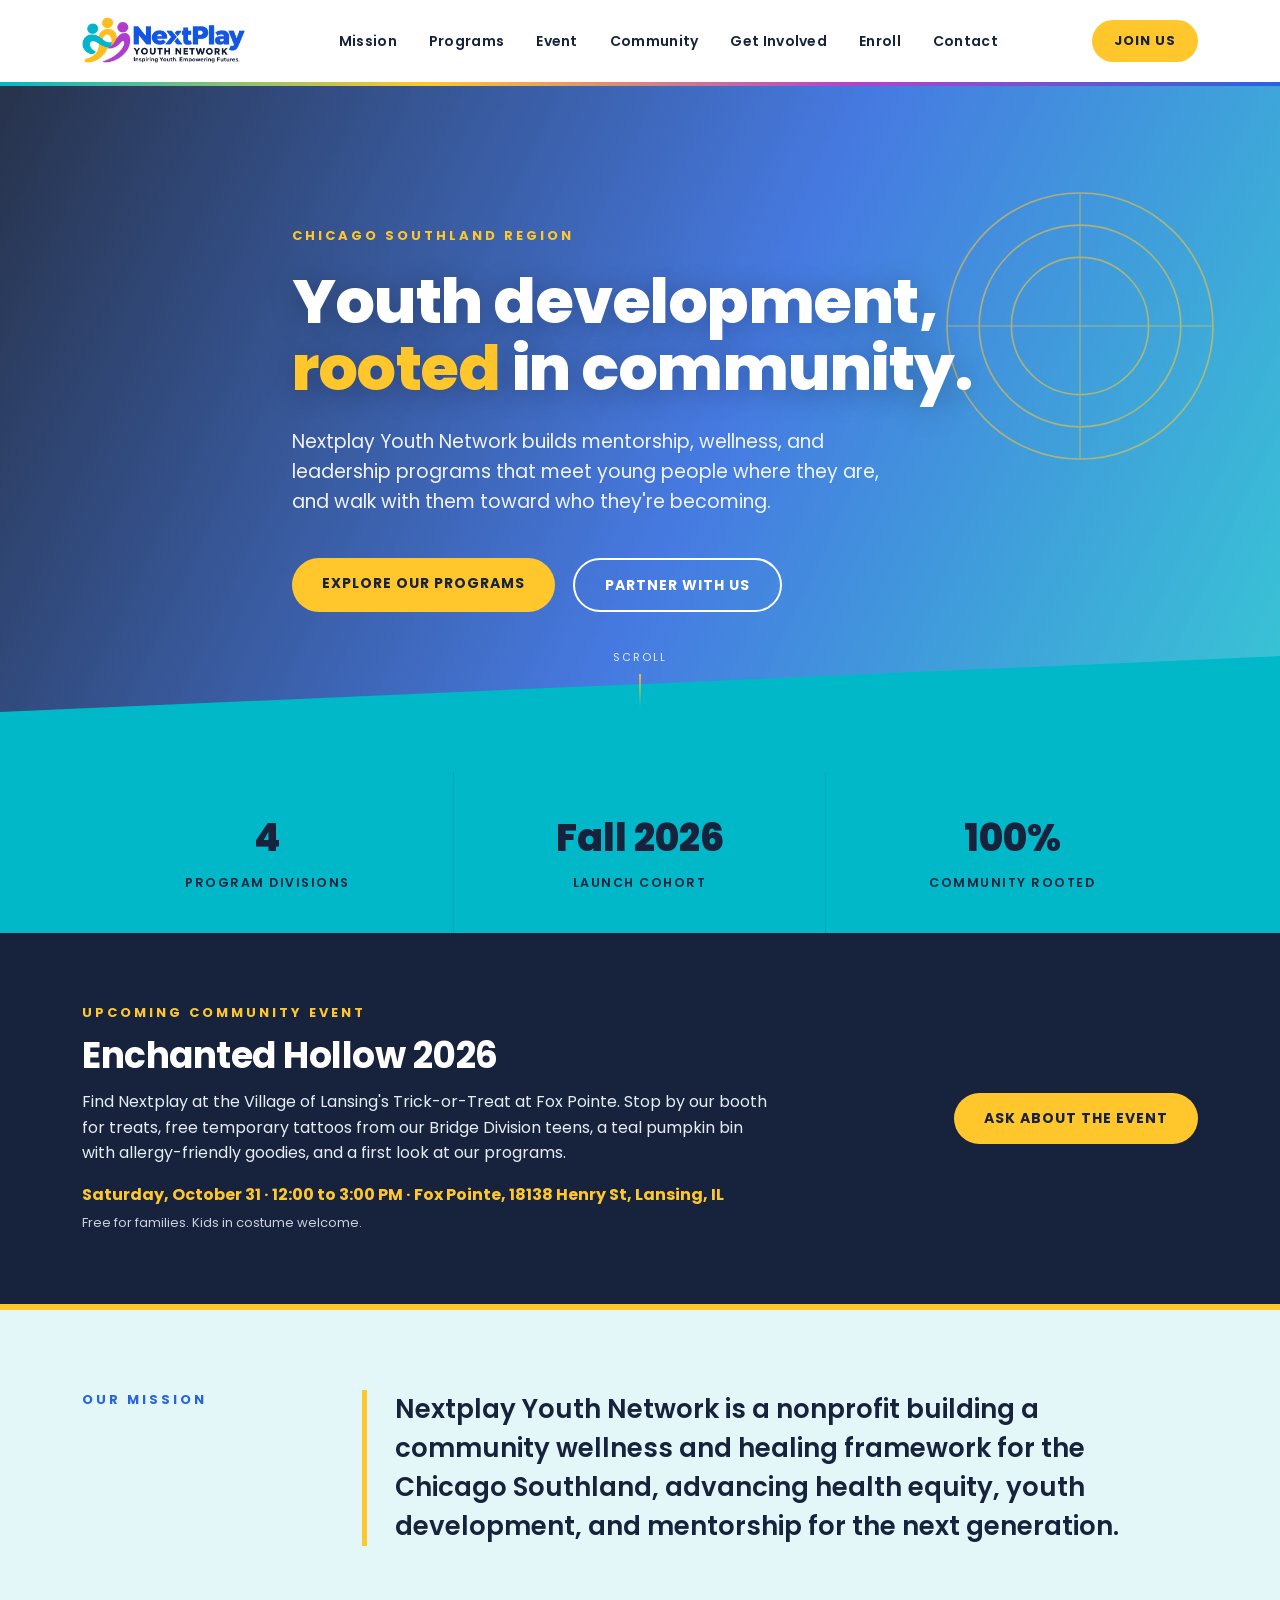
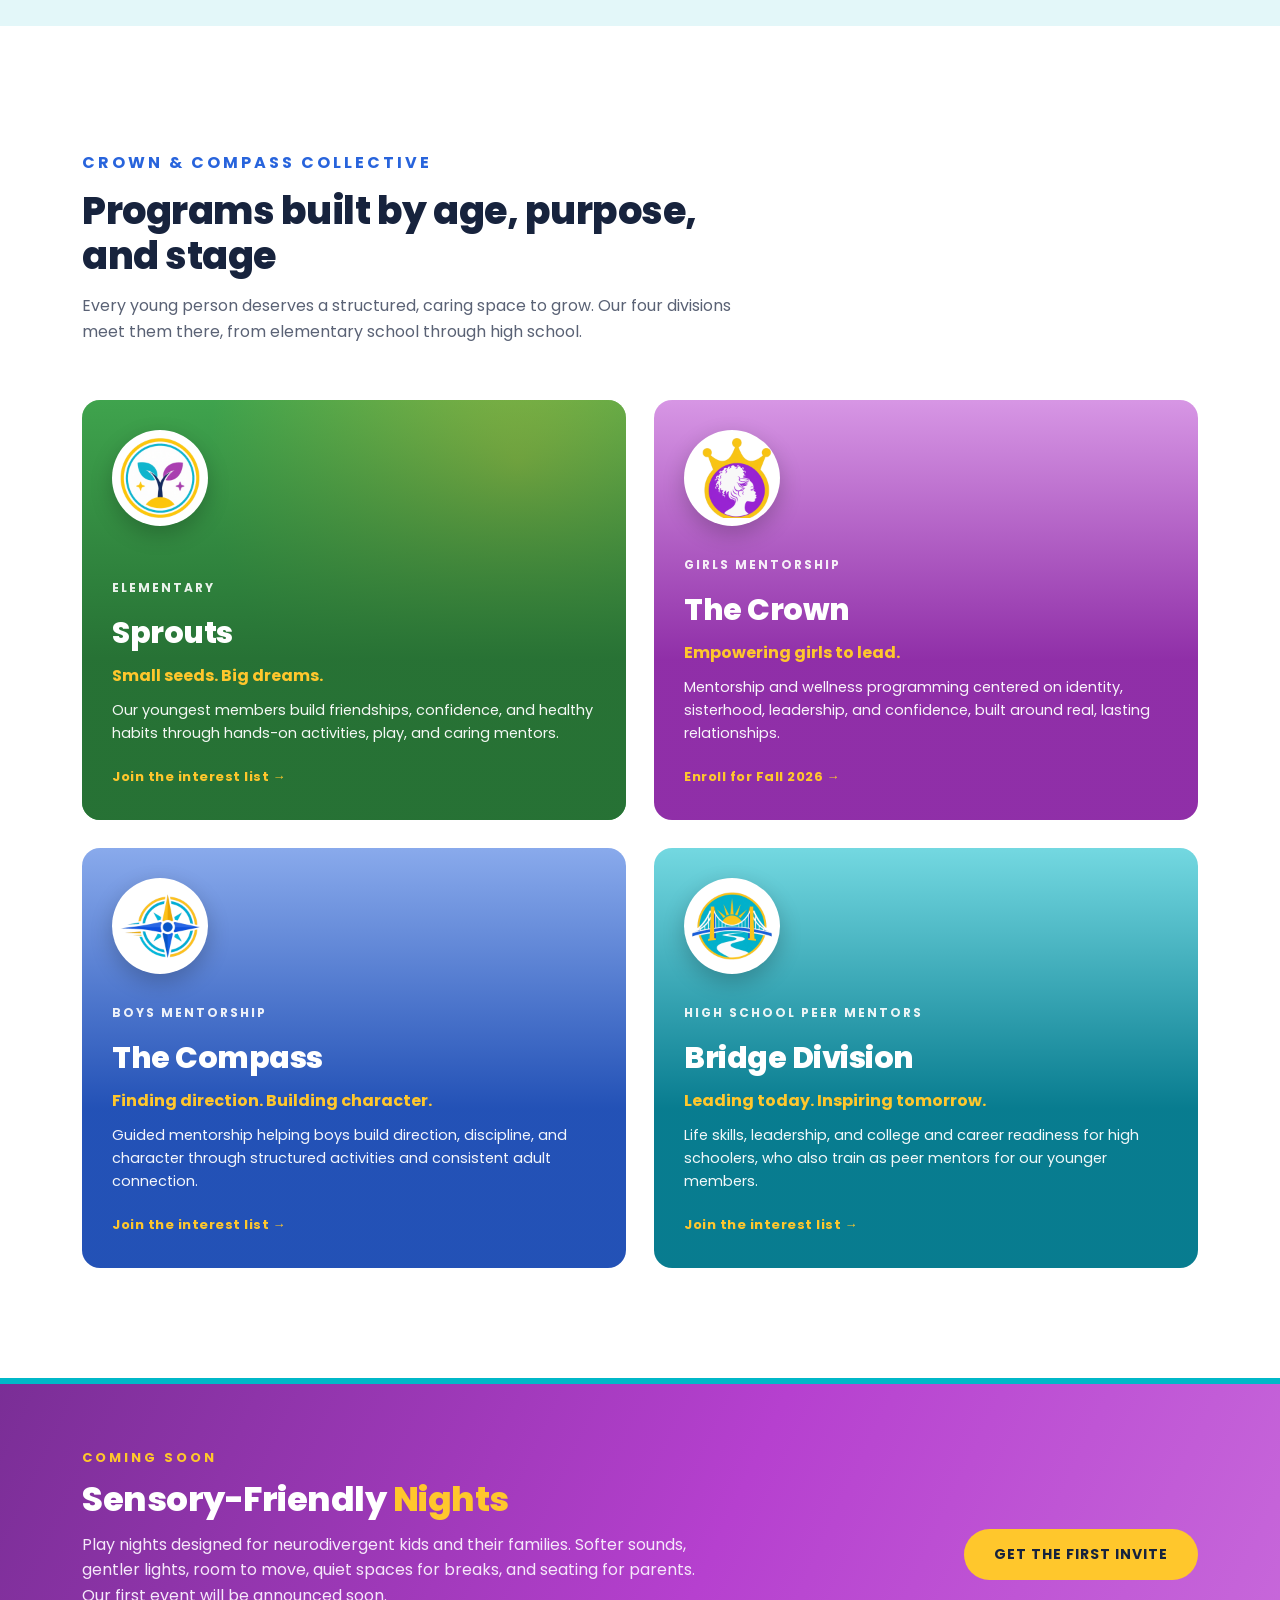
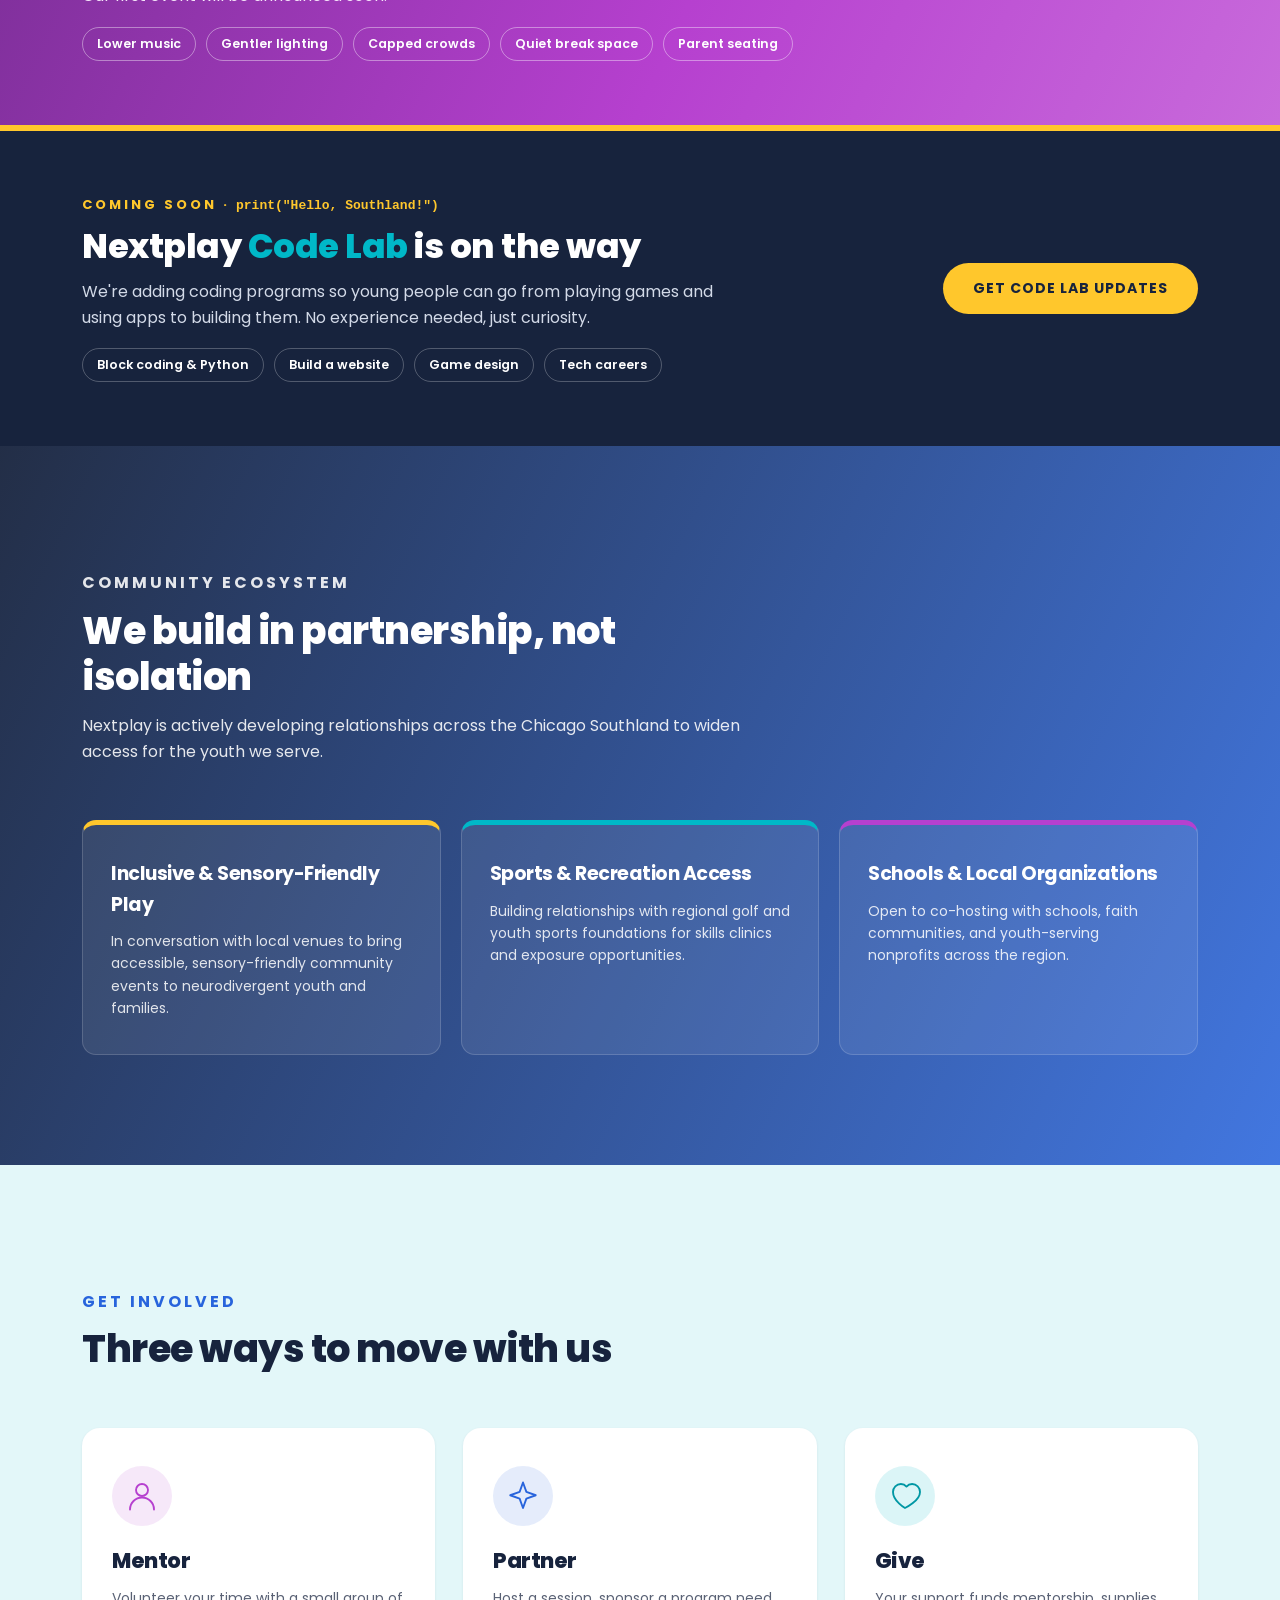
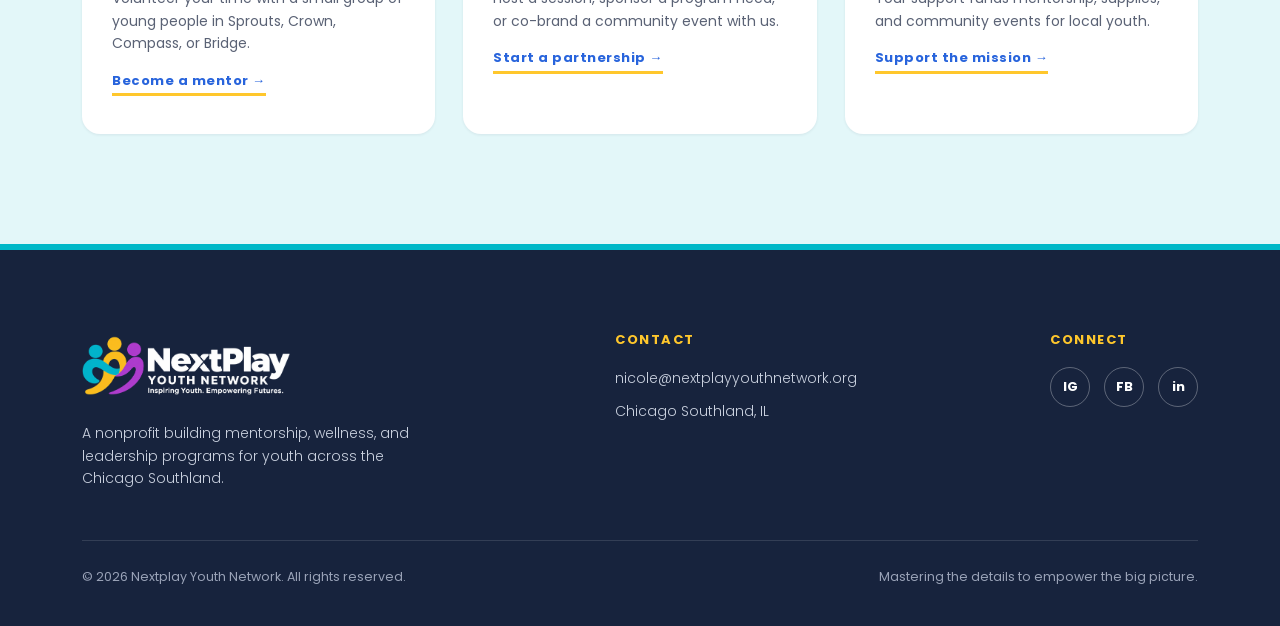
<file: October13update.html>
<!DOCTYPE html>
<html lang="en">
<head>
<meta charset="UTF-8" />
<meta name="viewport" content="width=device-width, initial-scale=1.0" />
<title>Nextplay Youth Network</title>
<meta name="description" content="Nextplay Youth Network builds mentorship, wellness, and leadership programs for youth across the Chicago Southland." />
<meta property="og:title" content="Nextplay Youth Network" />
<meta property="og:description" content="Mentorship. Leadership. Community. Home of Sprouts, The Crown, The Compass, and Bridge Division." />
<meta property="og:image" content="https://www.nextplayyouthnetwork.org/og-banner.png" />
<meta property="og:url" content="https://www.nextplayyouthnetwork.org" />
<meta name="twitter:card" content="summary_large_image" />
<meta name="theme-color" content="#2864DC" />
<link rel="icon" type="image/png" href="favicon.png" />
<link rel="apple-touch-icon" href="favicon.png" />
<link rel="preconnect" href="https://fonts.googleapis.com">
<link rel="preconnect" href="https://fonts.gstatic.com" crossorigin>
<link href="https://fonts.googleapis.com/css2?family=Poppins:wght@300;400;500;600;700;800&display=swap" rel="stylesheet">
<style>
  :root{
    --turq:#00B8C8;
    --turq-soft:#E3F7F9;
    --royal:#2864DC;
    --orchid:#B640CF;
    --gold:#FFC72C;
    --paper:#FFFFFF;
    --navy:#17233D;
    --navy-deep:#0F1830;
    --ink:#17233D;
    --gray:#5A6275;
  }
  *{box-sizing:border-box; margin:0; padding:0;}
  html{scroll-behavior:smooth;}
  body{ font-family:'Poppins', sans-serif; color:var(--ink); background:var(--paper); line-height:1.6; overflow-x:hidden; }
  h1,h2,h3,h4,.display{font-family:'Poppins', sans-serif; letter-spacing:-0.5px;}
  a{text-decoration:none; color:inherit;}
  img{display:block; max-width:100%;}
  .wrap{max-width:1180px; margin:0 auto; padding:0 32px;}
  .eyebrow{font-size:13px; font-weight:700; letter-spacing:3px; text-transform:uppercase; color:var(--gold);}
  .eyebrow.dark{color:var(--royal);}

  /* ---------- Reveal-on-scroll ---------- */
  .reveal{ opacity:0; transform:translateY(24px); transition:opacity .7s ease, transform .7s ease; }
  .reveal.in{ opacity:1; transform:translateY(0); }
  .reveal-delay-1{ transition-delay:.08s; }
  .reveal-delay-2{ transition-delay:.16s; }
  .reveal-delay-3{ transition-delay:.24s; }

  /* ---------- NAV ---------- */
  header{ position:sticky; top:0; z-index:50; background:rgba(255,255,255,0.97); backdrop-filter: blur(6px); border-bottom:4px solid transparent; border-image:linear-gradient(90deg,var(--turq),var(--gold),var(--orchid),var(--royal)) 1; transition: box-shadow .3s ease;}
  header.scrolled{ box-shadow:0 6px 24px rgba(23,35,61,0.12); }
  nav{ display:flex; align-items:center; justify-content:space-between; padding:12px 32px; max-width:1180px; margin:0 auto; position:relative;}
  .logo img{ height:58px; width:auto; }
  .nav-links{ display:flex; gap:32px; list-style:none;}
  .nav-links a{ color:var(--navy); font-size:14px; font-weight:600; letter-spacing:0.3px; position:relative; padding-bottom:4px;}
  .nav-links a::after{ content:""; position:absolute; left:0; bottom:0; width:0; height:3px; border-radius:2px; background:var(--gold); transition:width .25s ease;}
  .nav-links a:hover{color:var(--royal);}
  .nav-links a:hover::after{ width:100%; }
  .nav-cta{ background:var(--gold); color:var(--navy); padding:11px 22px; border-radius:40px; font-size:13px; font-weight:700; letter-spacing:1px; text-transform:uppercase; transition:transform .2s ease, box-shadow .2s ease;}
  .nav-cta:hover{ transform:translateY(-2px); box-shadow:0 8px 20px rgba(255,199,44,0.45);}
  .menu-btn{display:none; background:none; border:none; color:var(--royal); font-size:28px; cursor:pointer;}

  /* ---------- HERO ---------- */
  .hero{
    position:relative; color:var(--paper); padding:140px 0 160px; overflow:hidden;
    background:
      linear-gradient(115deg, rgba(23,35,61,0.93) 0%, rgba(40,100,220,0.86) 55%, rgba(0,184,200,0.78) 100%),
      url('https://images.unsplash.com/photo-1582213782179-e0d53f98f2ca?fm=jpg&q=80&w=2400&auto=format&fit=crop') center 30% / cover no-repeat;
  }
  .hero::after{ content:""; position:absolute; bottom:-120px; left:0; right:0; height:180px; background:var(--turq); transform:skewY(-2.5deg); transform-origin:left; z-index:1;}
  .hero-inner{position:relative; z-index:2; max-width:760px;}
  .hero h1{ font-size:62px; line-height:1.08; font-weight:800; margin:22px 0 24px; text-shadow:0 4px 30px rgba(0,0,0,0.25);}
  .hero h1 em{ color:var(--gold); font-style:normal; }
  .hero p.lead{ font-size:19px; color:rgba(255,255,255,0.92); max-width:600px; font-weight:400;}
  .hero-ctas{ margin-top:40px; display:flex; gap:18px; flex-wrap:wrap;}
  .btn{ display:inline-block; padding:14px 30px; font-size:14px; font-weight:700; letter-spacing:1px; text-transform:uppercase; border-radius:40px; transition:transform .18s ease, box-shadow .18s ease;}
  .btn:hover{ transform:translateY(-3px); }
  .btn-gold{ background:var(--gold); color:var(--navy); }
  .btn-gold:hover{ box-shadow:0 12px 28px rgba(255,199,44,0.45); }
  .btn-outline{ border:2px solid var(--paper); color:var(--paper); }
  .btn-outline:hover{ background:rgba(255,255,255,0.14); }

  .ring-motif{ position:absolute; right:60px; top:100px; width:280px; height:280px; z-index:1; opacity:0.55; animation: spin-slow 60s linear infinite;}
  @keyframes spin-slow{ from{ transform:rotate(0deg);} to{ transform:rotate(360deg);} }

  .scroll-cue{ position:absolute; bottom:64px; left:50%; transform:translateX(-50%); z-index:2; display:flex; flex-direction:column; align-items:center; gap:8px; color:var(--paper); font-size:11px; letter-spacing:2px; text-transform:uppercase; opacity:.85;}
  .scroll-cue .dot{ width:2px; height:34px; background:linear-gradient(var(--gold), transparent); animation:scrollpulse 1.8s ease-in-out infinite;}
  @keyframes scrollpulse{ 0%,100%{opacity:.3;} 50%{opacity:1;} }

  /* ---------- STATS STRIP ---------- */
  .stats{ background:var(--turq); padding:0; position:relative; z-index:2;}
  .stats .wrap{ display:grid; grid-template-columns:repeat(3,1fr); }
  .stat-item{ padding:36px 32px 40px; text-align:center; border-right:1px solid rgba(23,35,61,0.15);}
  .stat-item:last-child{ border-right:none; }
  .stat-num{ font-size:38px; font-weight:800; color:var(--navy);}
  .stat-label{ font-size:12.5px; font-weight:600; letter-spacing:1.5px; text-transform:uppercase; color:var(--navy); margin-top:4px;}

  /* ---------- FEATURED EVENT ---------- */
  .featured-event{ background:var(--navy); color:var(--paper); padding:70px 0; border-bottom:6px solid var(--gold); }
  .featured-event .wrap{ display:flex; align-items:center; justify-content:space-between; gap:36px; flex-wrap:wrap; }
  .featured-event h2{ font-size:36px; line-height:1.2; margin:10px 0 12px; }
  .featured-event p.event-copy{ max-width:690px; color:#E7EBF3; font-size:16px; }
  .featured-event .event-place{ color:var(--gold); font-weight:700; margin:16px 0 0; }
  .featured-event .event-note{ font-size:13px; color:#C9D0DE; margin-top:6px; }
  .featured-event .btn{ flex-shrink:0; }

  /* ---------- MISSION STRIP ---------- */
  .mission{ background:var(--turq-soft); padding:80px 0; }
  .mission .wrap{ display:flex; gap:60px; align-items:flex-start; flex-wrap:wrap;}
  .mission-label{ flex:0 0 220px; }
  .mission-text{ flex:1 1 480px; font-size:26px; font-weight:600; color:var(--navy); line-height:1.5; border-left:5px solid var(--gold); padding-left:28px;}

  /* ---------- SECTION HEADERS ---------- */
  section{ padding:110px 0; }
  .section-head{ max-width:660px; margin-bottom:56px;}
  .section-head h2{ font-size:38px; font-weight:800; color:var(--navy); margin-top:12px; line-height:1.2;}
  .section-head p{ color:var(--gray); font-size:16px; margin-top:14px;}

  /* ---------- PROGRAMS ---------- */
  .programs-grid{ display:grid; grid-template-columns:repeat(2, 1fr); gap:28px; }
  .program-card{
    position:relative; border-radius:18px; overflow:hidden; color:var(--paper); min-height:420px;
    display:flex; flex-direction:column; justify-content:flex-end; padding:30px 30px 32px;
    isolation:isolate; transition:transform .35s ease, box-shadow .35s ease;
  }
  .program-card:hover{ transform:translateY(-8px); box-shadow:0 24px 48px rgba(23,35,61,0.28); }
  .program-card::before{ content:""; position:absolute; inset:0; background-size:cover; background-position:center; z-index:-2; transition:transform .5s ease;}
  .program-card:hover::before{ transform:scale(1.08); }
  .program-card::after{ content:""; position:absolute; inset:0; z-index:-1; }
  .program-card.sprouts::before{ background:radial-gradient(circle at 80% 15%, rgba(255,199,44,0.55), transparent 55%), #3FA34D; }
  .program-card.sprouts::after{ background:linear-gradient(180deg, rgba(63,163,77,0.35) 0%, rgba(38,112,52,0.97) 62%); }
  .program-card.crown::before{ background-image:url('https://images.unsplash.com/photo-1511632765486-a01980e01a18?fm=jpg&q=80&w=1400&auto=format&fit=crop'); }
  .program-card.crown::after{ background:linear-gradient(180deg, rgba(182,64,207,0.55) 0%, rgba(140,40,165,0.97) 62%); }
  .program-card.compass::before{ background-image:url('https://images.unsplash.com/photo-1506869640319-fe1a24fd76dc?fm=jpg&q=80&w=1400&auto=format&fit=crop'); }
  .program-card.compass::after{ background:linear-gradient(180deg, rgba(40,100,220,0.55) 0%, rgba(28,76,180,0.97) 62%); }
  .program-card.bridge::before{ background-image:url('https://images.unsplash.com/photo-1646608220382-4f20ec40b01d?fm=jpg&q=80&w=1400&auto=format&fit=crop'); }
  .program-card.bridge::after{ background:linear-gradient(180deg, rgba(0,184,200,0.55) 0%, rgba(0,120,140,0.97) 62%); }
  .program-badge{ margin-bottom:auto; flex-shrink:0; width:96px; height:96px; border-radius:50%; background:var(--paper); padding:8px; box-shadow:0 8px 22px rgba(0,0,0,0.22); }
  .program-badge img{ width:100%; height:100%; object-fit:contain; }
  .program-tag{ font-size:12px; letter-spacing:2px; text-transform:uppercase; color:var(--paper); font-weight:700; opacity:.9;}
  .program-card h3{ font-size:30px; margin:10px 0 6px; font-weight:800;}
  .program-card .program-motto{ font-size:16px; font-weight:700; color:var(--gold); margin-bottom:10px;}
  .program-card p{ font-size:14.5px; color:rgba(255,255,255,0.95); font-weight:400;}
  .program-foot{ margin-top:22px; font-size:13px; font-weight:700; color:var(--gold); letter-spacing:0.5px;}

  /* ---------- IMPACT / ECOSYSTEM ---------- */
  .ecosystem{ position:relative; color:var(--paper); background: linear-gradient(115deg, rgba(23,35,61,0.95), rgba(40,100,220,0.88)), url('https://images.unsplash.com/photo-1593896385987-16bcbf9451e5?fm=jpg&q=80&w=2000&auto=format&fit=crop') center / cover no-repeat fixed; }
  .ecosystem .section-head p{ color:rgba(255,255,255,0.88); }
  .eco-grid{ display:grid; grid-template-columns:repeat(3,1fr); gap:20px;}
  .eco-item{ background:rgba(255,255,255,0.08); border:1px solid rgba(255,255,255,0.16); border-top:5px solid var(--gold); border-radius:14px; padding:34px 28px; transition:background .25s ease, transform .25s ease;}
  .eco-item:nth-child(2){ border-top-color:var(--turq); }
  .eco-item:nth-child(3){ border-top-color:var(--orchid); }
  .eco-item:hover{ background:rgba(255,255,255,0.14); transform:translateY(-4px); }
  .eco-item h4{ font-size:19px; color:var(--paper); margin-bottom:10px; font-weight:700;}
  .eco-item p{ font-size:14px; color:rgba(255,255,255,0.85); font-weight:400;}

  /* ---------- GET INVOLVED ---------- */
  .involved{ background:var(--turq-soft); }
  .involved-grid{ display:grid; grid-template-columns:repeat(3,1fr); gap:28px;}
  .involved-card{ background:var(--paper); padding:38px 30px; border-radius:18px; box-shadow:0 1px 3px rgba(23,35,61,0.08); transition:transform .25s ease, box-shadow .25s ease;}
  .involved-card:hover{ transform:translateY(-6px); box-shadow:0 20px 40px rgba(23,35,61,0.12); }
  .involved-icon{ width:60px; height:60px; border-radius:50%; display:flex; align-items:center; justify-content:center; padding:12px; }
  .involved-icon svg{ width:100%; height:100%; }
  .involved-card:nth-child(1) .involved-icon{ background:rgba(182,64,207,0.12); color:var(--orchid); }
  .involved-card:nth-child(2) .involved-icon{ background:rgba(40,100,220,0.12); color:var(--royal); }
  .involved-card:nth-child(3) .involved-icon{ background:rgba(0,184,200,0.14); color:#0097A4; }
  .involved-card h3{ font-size:21px; font-weight:800; margin:18px 0 10px; color:var(--navy);}
  .involved-card p{ font-size:14px; color:var(--gray);}
  .involved-card a.link{ display:inline-block; margin-top:16px; font-size:13px; font-weight:700; color:var(--royal); letter-spacing:0.5px; border-bottom:3px solid var(--gold); padding-bottom:2px; transition:color .2s ease;}
  .involved-card a.link:hover{ color:var(--navy); }

  /* ---------- CONTACT / FOOTER ---------- */
  footer{ background:var(--navy); color:var(--paper); padding:80px 0 40px; border-top:6px solid var(--turq);}
  .footer-grid{ display:flex; justify-content:space-between; gap:40px; flex-wrap:wrap; padding-bottom:50px; border-bottom:1px solid rgba(255,255,255,0.12);}
  .footer-brand .logo img{ height:74px; margin-bottom:18px; }
  .footer-brand p{ color:#C9D0DE; font-size:14px; max-width:340px; font-weight:300;}
  .footer-col h4{ font-size:13px; letter-spacing:1.5px; text-transform:uppercase; color:var(--gold); margin-bottom:16px; font-weight:700;}
  .footer-col p, .footer-col a{ display:block; color:#C9D0DE; font-size:14px; margin-bottom:10px; font-weight:300;}
  .footer-col a:hover{ color:var(--turq); }
  .social-row{ display:flex; gap:14px; margin-top:8px;}
  .social-row a{ width:40px; height:40px; border:1px solid rgba(255,255,255,0.3); border-radius:50%; display:flex; align-items:center; justify-content:center; font-size:13px; font-weight:700; color:var(--paper); transition:background .2s ease, transform .2s ease;}
  .social-row a:hover{ background:var(--gold); border-color:var(--gold); color:var(--navy); transform:translateY(-3px); }
  .footer-bottom{ padding-top:26px; display:flex; justify-content:space-between; flex-wrap:wrap; gap:10px;}
  .footer-bottom p{ font-size:12.5px; color:#9AA3B8;}


  /* ---------- CODE LAB TEASER ---------- */
  .codelab-strip{ background:var(--navy); color:var(--paper); padding:64px 0; border-top:6px solid var(--gold); }
  .codelab-strip .wrap{ display:flex; align-items:center; justify-content:space-between; gap:36px; flex-wrap:wrap; }
  .codelab-strip h2{ font-size:34px; line-height:1.2; margin:10px 0 12px; font-weight:800; }
  .codelab-strip h2 em{ font-style:normal; color:var(--turq); }
  .codelab-strip p.cl-copy{ max-width:640px; color:#D3DAE8; font-size:16px; }
  .cl-tags{ display:flex; flex-wrap:wrap; gap:10px; margin-top:18px; }
  .cl-tags span{ font-size:12.5px; font-weight:600; padding:6px 14px; border-radius:30px; border:1px solid rgba(255,255,255,0.25); color:var(--paper); }
  .cl-code{ font-family:ui-monospace, Menlo, Consolas, monospace; font-size:13px; color:var(--gold); text-transform:none; letter-spacing:0; }

  /* ---------- SENSORY-FRIENDLY NIGHTS ---------- */
  .sensory-strip{ background:linear-gradient(115deg, #7A2E96 0%, var(--orchid) 55%, #C86ADB 100%); color:var(--paper); padding:64px 0; border-top:6px solid var(--turq); }
  .sensory-strip .wrap{ display:flex; align-items:center; justify-content:space-between; gap:36px; flex-wrap:wrap; }
  .sensory-strip h2{ font-size:34px; line-height:1.2; margin:10px 0 12px; font-weight:800; }
  .sensory-strip h2 em{ font-style:normal; color:var(--gold); }
  .sensory-strip p.sf-copy{ max-width:640px; color:#F6E8FA; font-size:16px; }
  .sensory-strip .cl-tags span{ border-color:rgba(255,255,255,0.4); }

  @media (max-width: 860px){
    .wrap{ padding:0 20px; }
    nav{ padding:10px 20px; }
    .logo img{ height:46px; }
    .nav-links{ display:none; }
    .nav-cta{ display:none; }
    .menu-btn{ display:block; }
    .hero h1{ font-size:40px; }
    .ring-motif{ width:180px; height:180px; right:-40px; top:40px; opacity:.3; }
    .mission .wrap{ flex-direction:column; gap:20px;}
    .mission-label, .mission-text{ flex:none; }
    .mission-text{ font-size:21px; padding-left:20px; }
    .scroll-cue{ display:none; }
    .programs-grid, .eco-grid, .involved-grid{ grid-template-columns:1fr; }
    .stats .wrap{ grid-template-columns:1fr; }
    .stat-item{ border-right:none; border-bottom:1px solid rgba(23,35,61,0.15);}
    .hero{ padding:90px 0 130px; background-attachment:scroll;}
    .ecosystem{ background-attachment:scroll; }
    section{ padding:70px 0; }
    .section-head h2{ font-size:30px; }
    .featured-event{ padding:56px 0; }
    .featured-event h2{ font-size:30px; }
    .codelab-strip h2, .sensory-strip h2{ font-size:28px; }
  }
</style>
</head>
<body>

<header id="siteHeader">
  <nav>
    <a href="#top" class="logo"><img src="nextplay-logo.png" alt="Nextplay Youth Network" /></a>
    <ul class="nav-links">
      <li><a href="#mission">Mission</a></li>
      <li><a href="#programs">Programs</a></li>
      <li><a href="#event">Event</a></li>
      <li><a href="#community">Community</a></li>
      <li><a href="#involved">Get Involved</a></li>
      <li><a href="join.html#enroll">Enroll</a></li>
      <li><a href="#contact">Contact</a></li>
    </ul>
    <a href="join.html" class="nav-cta">Join Us</a>
    <button class="menu-btn">&#9776;</button>
  </nav>
</header>

<section class="hero" id="top">
  <svg class="ring-motif" viewBox="0 0 200 200" fill="none" xmlns="http://www.w3.org/2000/svg">
    <circle cx="100" cy="100" r="95" stroke="#FFC72C" stroke-width="1.2"/>
    <circle cx="100" cy="100" r="72" stroke="#FFC72C" stroke-width="1.2"/>
    <circle cx="100" cy="100" r="49" stroke="#FFC72C" stroke-width="1.2"/>
    <line x1="100" y1="5" x2="100" y2="195" stroke="#FFC72C" stroke-width="0.8"/>
    <line x1="5" y1="100" x2="195" y2="100" stroke="#FFC72C" stroke-width="0.8"/>
  </svg>
  <div class="wrap hero-inner">
    <p class="eyebrow reveal in">Chicago Southland Region</p>
    <h1 class="reveal in">Youth development,<br><em>rooted</em> in community.</h1>
    <p class="lead reveal in">Nextplay Youth Network builds mentorship, wellness, and leadership programs that meet young people where they are, and walk with them toward who they're becoming.</p>
    <div class="hero-ctas reveal in">
      <a href="#programs" class="btn btn-gold">Explore Our Programs</a>
      <a href="#involved" class="btn btn-outline">Partner With Us</a>
    </div>
  </div>
  <div class="scroll-cue"><span>Scroll</span><span class="dot"></span></div>
</section>

<div class="stats">
  <div class="wrap">
    <div class="stat-item reveal"><div class="stat-num">4</div><div class="stat-label">Program Divisions</div></div>
    <div class="stat-item reveal reveal-delay-1"><div class="stat-num">Fall 2026</div><div class="stat-label">Launch Cohort</div></div>
    <div class="stat-item reveal reveal-delay-2"><div class="stat-num">100%</div><div class="stat-label">Community Rooted</div></div>
  </div>
</div>

<section class="featured-event" id="event" aria-labelledby="event-title">
  <div class="wrap">
    <div class="reveal">
      <p class="eyebrow">Upcoming Community Event</p>
      <h2 id="event-title">Enchanted Hollow 2026</h2>
      <p class="event-copy">Find Nextplay at the Village of Lansing's Trick-or-Treat at Fox Pointe. Stop by our booth for treats, free temporary tattoos from our Bridge Division teens, a teal pumpkin bin with allergy-friendly goodies, and a first look at our programs.</p>
      <p class="event-place">Saturday, October 31 &middot; 12:00 to 3:00 PM &middot; Fox Pointe, 18138 Henry St, Lansing, IL</p>
      <p class="event-note">Free for families. Kids in costume welcome.</p>
    </div>
    <a href="mailto:nicole@nextplayyouthnetwork.org?subject=Enchanted%20Hollow%202026" class="btn btn-gold">Ask About the Event</a>
  </div>
</section>

<section class="mission" id="mission">
  <div class="wrap">
    <div class="mission-label reveal">
      <p class="eyebrow dark">Our Mission</p>
    </div>
    <p class="mission-text reveal reveal-delay-1">Nextplay Youth Network is a nonprofit building a community wellness and healing framework for the Chicago Southland, advancing health equity, youth development, and mentorship for the next generation.</p>
  </div>
</section>

<section id="programs">
  <div class="wrap">
    <div class="section-head reveal">
      <p class="eyebrow dark">Crown &amp; Compass Collective</p>
      <h2>Programs built by age, purpose, and stage</h2>
      <p>Every young person deserves a structured, caring space to grow. Our four divisions meet them there, from elementary school through high school.</p>
    </div>
    <div class="programs-grid">
      <div class="program-card sprouts reveal">
        <div class="program-badge"><img src="sprouts-emblem.png" alt="Sprouts emblem" /></div>
        <div>
          <span class="program-tag">Elementary</span>
          <h3>Sprouts</h3>
          <div class="program-motto">Small seeds. Big dreams.</div>
          <p>Our youngest members build friendships, confidence, and healthy habits through hands-on activities, play, and caring mentors.</p>
        </div>
        <a href="join.html#interest" class="program-foot">Join the interest list &rarr;</a>
      </div>
      <div class="program-card crown reveal reveal-delay-1">
        <div class="program-badge"><img src="crown-emblem.png" alt="The Crown emblem" /></div>
        <div>
          <span class="program-tag">Girls Mentorship</span>
          <h3>The Crown</h3>
          <div class="program-motto">Empowering girls to lead.</div>
          <p>Mentorship and wellness programming centered on identity, sisterhood, leadership, and confidence, built around real, lasting relationships.</p>
        </div>
        <a href="join.html#enroll" class="program-foot">Enroll for Fall 2026 &rarr;</a>
      </div>
      <div class="program-card compass reveal">
        <div class="program-badge"><img src="compass-emblem.png" alt="The Compass emblem" /></div>
        <div>
          <span class="program-tag">Boys Mentorship</span>
          <h3>The Compass</h3>
          <div class="program-motto">Finding direction. Building character.</div>
          <p>Guided mentorship helping boys build direction, discipline, and character through structured activities and consistent adult connection.</p>
        </div>
        <a href="join.html#interest" class="program-foot">Join the interest list &rarr;</a>
      </div>
      <div class="program-card bridge reveal reveal-delay-1">
        <div class="program-badge"><img src="bridge-emblem.png" alt="Bridge Division emblem" /></div>
        <div>
          <span class="program-tag">High School Peer Mentors</span>
          <h3>Bridge Division</h3>
          <div class="program-motto">Leading today. Inspiring tomorrow.</div>
          <p>Life skills, leadership, and college and career readiness for high schoolers, who also train as peer mentors for our younger members.</p>
        </div>
        <a href="join.html#interest" class="program-foot">Join the interest list &rarr;</a>
      </div>
    </div>
  </div>
</section>

<section class="sensory-strip" id="sensory" aria-labelledby="sensory-title">
  <div class="wrap">
    <div class="reveal">
      <p class="eyebrow">Coming Soon</p>
      <h2 id="sensory-title">Sensory-Friendly <em>Nights</em></h2>
      <p class="sf-copy">Play nights designed for neurodivergent kids and their families. Softer sounds, gentler lights, room to move, quiet spaces for breaks, and seating for parents. Our first event will be announced soon.</p>
      <div class="cl-tags"><span>Lower music</span><span>Gentler lighting</span><span>Capped crowds</span><span>Quiet break space</span><span>Parent seating</span></div>
    </div>
    <a href="join.html#interest" class="btn btn-gold">Get the First Invite</a>
  </div>
</section>

<section class="codelab-strip" id="codelab" aria-labelledby="codelab-title">
  <div class="wrap">
    <div class="reveal">
      <p class="eyebrow">Coming Soon &middot; <span class="cl-code">print("Hello, Southland!")</span></p>
      <h2 id="codelab-title">Nextplay <em>Code Lab</em> is on the way</h2>
      <p class="cl-copy">We're adding coding programs so young people can go from playing games and using apps to building them. No experience needed, just curiosity.</p>
      <div class="cl-tags"><span>Block coding &amp; Python</span><span>Build a website</span><span>Game design</span><span>Tech careers</span></div>
    </div>
    <a href="join.html#codelab" class="btn btn-gold">Get Code Lab Updates</a>
  </div>
</section>

<section class="ecosystem" id="community">
  <div class="wrap">
    <div class="section-head reveal">
      <p class="eyebrow">Community Ecosystem</p>
      <h2 style="color:#fff;">We build in partnership, not isolation</h2>
      <p>Nextplay is actively developing relationships across the Chicago Southland to widen access for the youth we serve.</p>
    </div>
    <div class="eco-grid reveal reveal-delay-1">
      <div class="eco-item">
        <h4>Inclusive &amp; Sensory-Friendly Play</h4>
        <p>In conversation with local venues to bring accessible, sensory-friendly community events to neurodivergent youth and families.</p>
      </div>
      <div class="eco-item">
        <h4>Sports &amp; Recreation Access</h4>
        <p>Building relationships with regional golf and youth sports foundations for skills clinics and exposure opportunities.</p>
      </div>
      <div class="eco-item">
        <h4>Schools &amp; Local Organizations</h4>
        <p>Open to co-hosting with schools, faith communities, and youth-serving nonprofits across the region.</p>
      </div>
    </div>
  </div>
</section>

<section class="involved" id="involved">
  <div class="wrap">
    <div class="section-head reveal">
      <p class="eyebrow dark">Get Involved</p>
      <h2>Three ways to move with us</h2>
    </div>
    <div class="involved-grid">
      <div class="involved-card reveal">
        <div class="involved-icon">
          <svg viewBox="0 0 48 48" fill="none" xmlns="http://www.w3.org/2000/svg">
            <circle cx="24" cy="16" r="8" stroke="currentColor" stroke-width="2.5"/>
            <path d="M8 42c0-8.8 7.2-16 16-16s16 7.2 16 16" stroke="currentColor" stroke-width="2.5" stroke-linecap="round"/>
          </svg>
        </div>
        <h3>Mentor</h3>
        <p>Volunteer your time with a small group of young people in Sprouts, Crown, Compass, or Bridge.</p>
        <a href="join.html#mentor" class="link">Become a mentor &rarr;</a>
      </div>
      <div class="involved-card reveal reveal-delay-1">
        <div class="involved-icon">
          <svg viewBox="0 0 48 48" fill="none" xmlns="http://www.w3.org/2000/svg">
            <path d="M24 6l4.5 12.5L41 23l-12.5 4.5L24 40l-4.5-12.5L7 23l12.5-4.5L24 6z" stroke="currentColor" stroke-width="2.5" stroke-linejoin="round"/>
          </svg>
        </div>
        <h3>Partner</h3>
        <p>Host a session, sponsor a program need, or co-brand a community event with us.</p>
        <a href="join.html#interest" class="link">Start a partnership &rarr;</a>
      </div>
      <div class="involved-card reveal reveal-delay-2">
        <div class="involved-icon">
          <svg viewBox="0 0 48 48" fill="none" xmlns="http://www.w3.org/2000/svg">
            <path d="M24 40S8 30.5 8 18.5C8 12.7 12.7 8 18.5 8c3 0 5.7 1.3 7.5 3.4C27.8 9.3 30.5 8 33.5 8 39.3 8 44 12.7 44 18.5 44 30.5 24 40 24 40z" stroke="currentColor" stroke-width="2.5" stroke-linejoin="round"/>
          </svg>
        </div>
        <h3>Give</h3>
        <p>Your support funds mentorship, supplies, and community events for local youth.</p>
        <a href="#contact" class="link">Support the mission &rarr;</a>
      </div>
    </div>
  </div>
</section>

<footer id="contact">
  <div class="wrap">
    <div class="footer-grid">
      <div class="footer-brand">
        <a href="#top" class="logo"><img src="nextplay-logo-white.png" alt="Nextplay Youth Network" /></a>
        <p>A nonprofit building mentorship, wellness, and leadership programs for youth across the Chicago Southland.</p>
      </div>
      <div class="footer-col">
        <h4>Contact</h4>
        <a href="mailto:nicole@nextplayyouthnetwork.org">nicole@nextplayyouthnetwork.org</a>
        <p>Chicago Southland, IL</p>
      </div>
      <div class="footer-col">
        <h4>Connect</h4>
        <div class="social-row">
          <a href="https://www.instagram.com/nextplayyouthnetwork" title="Instagram" target="_blank">IG</a>
          <a href="https://www.facebook.com/nextplayyouthnetwork" title="Facebook" target="_blank">FB</a>
          <a href="https://www.linkedin.com/company/nextplayyouthnetwork" title="LinkedIn" target="_blank">in</a>
        </div>
      </div>
    </div>
    <div class="footer-bottom">
      <p>&copy; 2026 Nextplay Youth Network. All rights reserved.</p>
      <p>Mastering the details to empower the big picture.</p>
    </div>
  </div>
</footer>

<script>
  // Mobile menu
  const menuBtn = document.querySelector('.menu-btn');
  const navLinks = document.querySelector('.nav-links');
  menuBtn.addEventListener('click', () => {
    const open = navLinks.style.display === 'flex';
    navLinks.style.display = open ? 'none' : 'flex';
    navLinks.style.flexDirection = 'column';
    navLinks.style.position = 'absolute';
    navLinks.style.top = '70px';
    navLinks.style.right = '20px';
    navLinks.style.background = '#FFFFFF';
    navLinks.style.boxShadow = '0 12px 30px rgba(23,35,61,0.18)';
    navLinks.style.padding = '20px 28px';
    navLinks.style.borderRadius = '4px';
    navLinks.style.gap = '18px';
  });

  // Sticky header shadow on scroll
  const header = document.getElementById('siteHeader');
  window.addEventListener('scroll', () => {
    header.classList.toggle('scrolled', window.scrollY > 20);
  });

  // Scroll reveal animations
  const revealEls = document.querySelectorAll('.reveal');
  const io = new IntersectionObserver((entries) => {
    entries.forEach(entry => {
      if (entry.isIntersecting) {
        entry.target.classList.add('in');
        io.unobserve(entry.target);
      }
    });
  }, { threshold: 0.15 });
  revealEls.forEach(el => io.observe(el));
</script>

</body>
</html>
</file>
